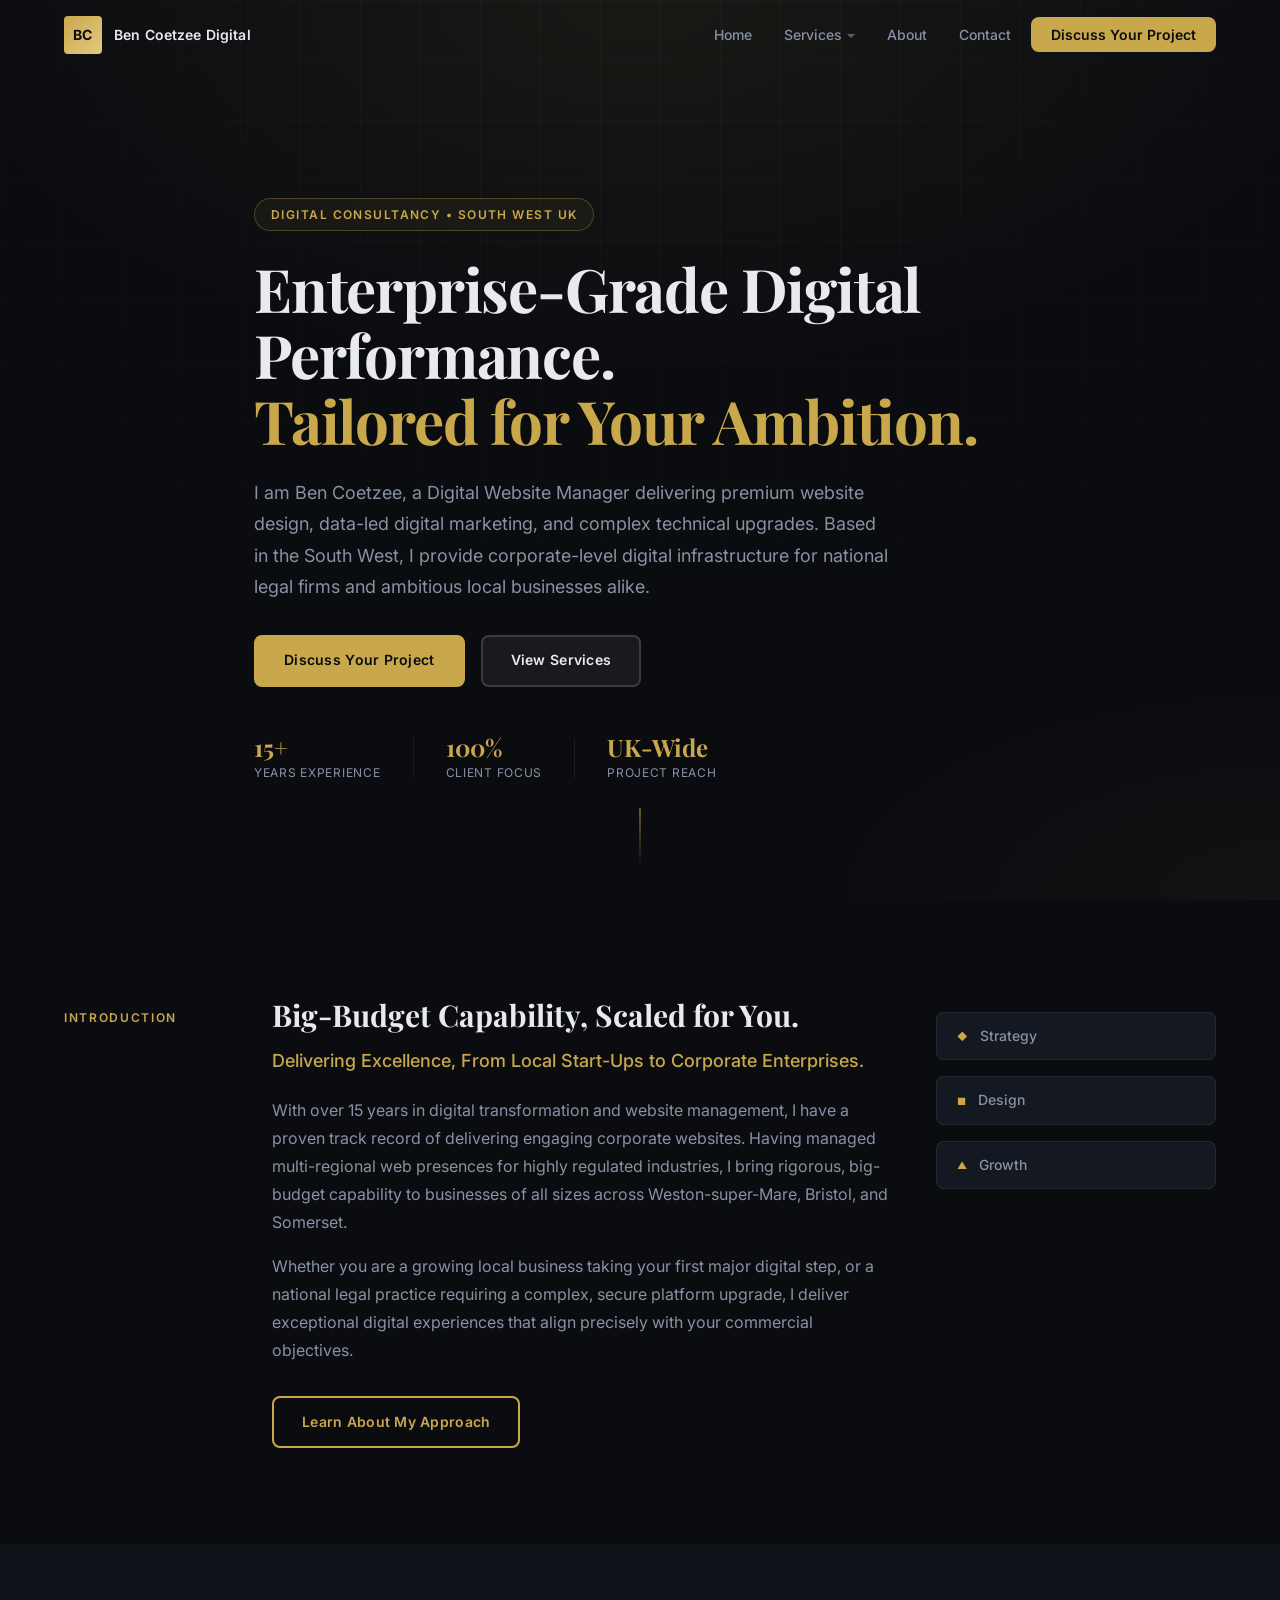
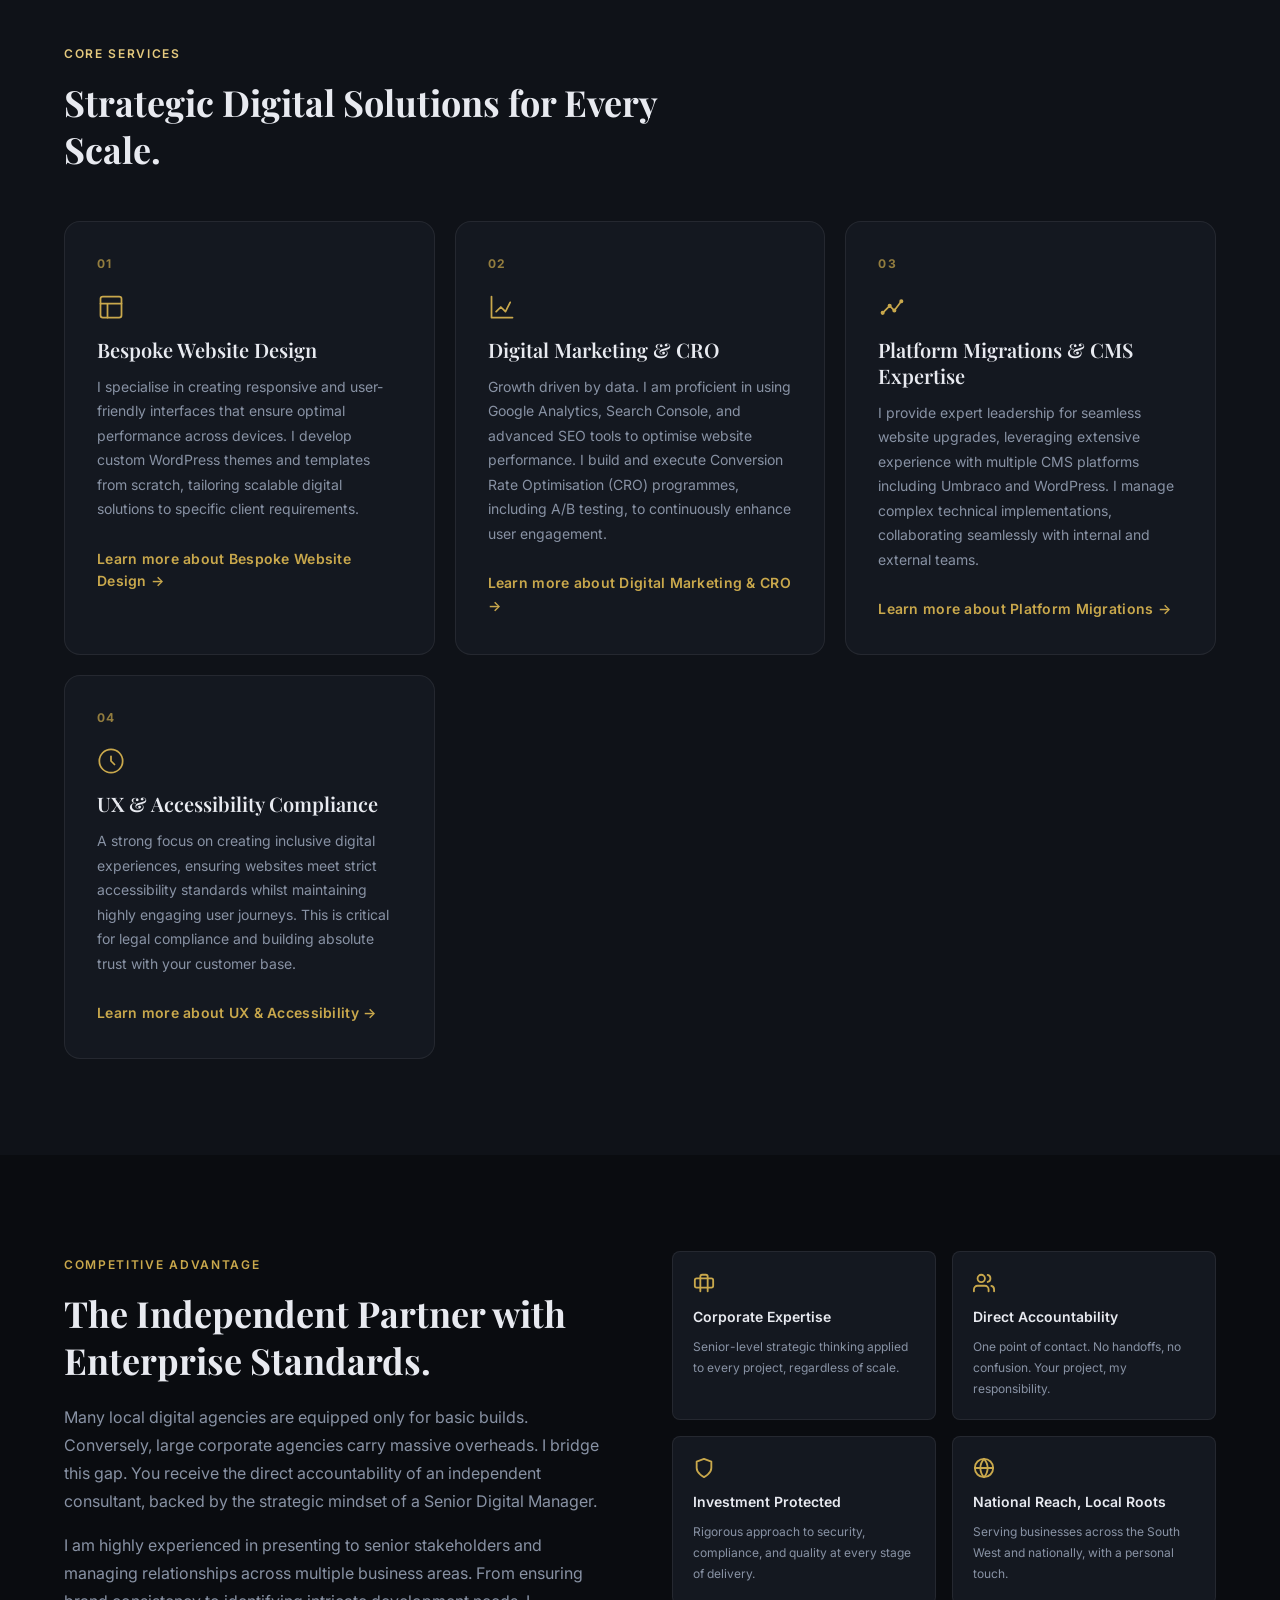
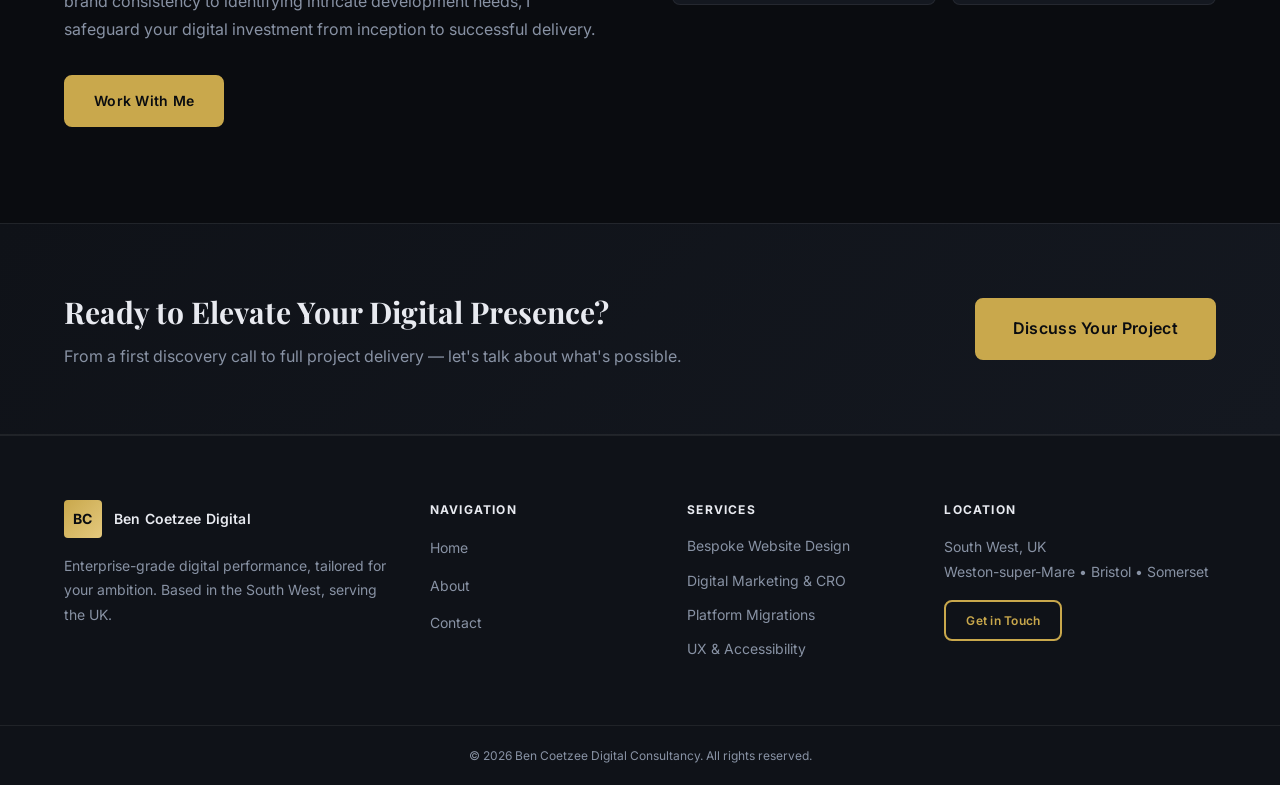
<file: index.html>
<!DOCTYPE html>
<html lang="en">
<head>
  <meta charset="UTF-8" />
  <meta name="viewport" content="width=device-width, initial-scale=1.0" />
  <meta name="description" content="Ben Coetzee Digital Consultancy – Enterprise-grade website design, digital marketing, and technical upgrades for businesses across Weston-super-Mare, Bristol, and Somerset." />
  <title>Ben Coetzee Digital | Enterprise-Grade Digital Performance</title>
  <link rel="stylesheet" href="assets/css/style.css" />
  <link rel="preconnect" href="https://fonts.googleapis.com" />
  <link rel="preconnect" href="https://fonts.gstatic.com" crossorigin />
  <link href="https://fonts.googleapis.com/css2?family=Inter:wght@300;400;500;600;700&family=Playfair+Display:wght@400;600;700&display=swap" rel="stylesheet" />
</head>
<body>

  <!-- Navigation -->
  <header class="site-header" id="site-header">
    <nav class="nav container">
      <a href="index.html" class="nav__logo">
        <span class="logo-mark">BC</span>
        <span class="logo-text">Ben Coetzee Digital</span>
      </a>
      <button class="nav__toggle" id="nav-toggle" aria-label="Toggle navigation" aria-expanded="false">
        <span></span><span></span><span></span>
      </button>
      <ul class="nav__links" id="nav-links">
        <li><a href="index.html" class="nav__link active">Home</a></li>
        <li class="nav__item--dropdown">
          <a href="#services" class="nav__link" aria-haspopup="true" aria-expanded="false" id="services-toggle">Services</a>
          <ul class="nav__dropdown" aria-label="Services submenu">
            <li><a href="service-bespoke-design.html">Bespoke Website Design</a></li>
            <li><a href="service-digital-marketing.html">Digital Marketing &amp; CRO</a></li>
            <li><a href="service-platform-migrations.html">Platform Migrations</a></li>
            <li><a href="service-ux-accessibility.html">UX &amp; Accessibility</a></li>
            <li><a href="service-seo.html">SEO</a></li>
          </ul>
        </li>
        <li><a href="about.html" class="nav__link">About</a></li>
        <li><a href="contact.html" class="nav__link">Contact</a></li>
        <li><a href="contact.html" class="nav__link nav__cta">Discuss Your Project</a></li>
      </ul>
    </nav>
  </header>

  <main>
    <!-- Hero Section -->
    <section class="hero" id="hero">
      <div class="hero__bg">
        <div class="hero__grid"></div>
      </div>
      <div class="container hero__content">
        <div class="hero__badge">Digital Consultancy &bull; South West UK</div>
        <h1 class="hero__headline">
          Enterprise-Grade Digital Performance.<br />
          <span class="highlight">Tailored for Your Ambition.</span>
        </h1>
        <p class="hero__sub">
          I am Ben Coetzee, a Digital Website Manager delivering premium website design,
          data-led digital marketing, and complex technical upgrades. Based in the South West,
          I provide corporate-level digital infrastructure for national legal firms and
          ambitious local businesses alike.
        </p>
        <div class="hero__actions">
          <a href="contact.html" class="btn btn--primary">Discuss Your Project</a>
          <a href="#services" class="btn btn--ghost">View Services</a>
        </div>
        <div class="hero__stats">
          <div class="stat">
            <span class="stat__number">15+</span>
            <span class="stat__label">Years Experience</span>
          </div>
          <div class="stat__divider"></div>
          <div class="stat">
            <span class="stat__number">100%</span>
            <span class="stat__label">Client Focus</span>
          </div>
          <div class="stat__divider"></div>
          <div class="stat">
            <span class="stat__number">UK-Wide</span>
            <span class="stat__label">Project Reach</span>
          </div>
        </div>
      </div>
      <div class="hero__scroll" aria-hidden="true">
        <div class="scroll-indicator"></div>
      </div>
    </section>

    <!-- Introduction Section -->
    <section class="intro section" id="intro">
      <div class="container intro__grid">
        <div class="intro__label">
          <span class="section-label">Introduction</span>
        </div>
        <div class="intro__body">
          <h2 class="intro__heading">
            Big-Budget Capability, Scaled for You.
          </h2>
          <h3 class="intro__sub-heading">
            Delivering Excellence, From Local Start-Ups to Corporate Enterprises.
          </h3>
          <p>
            With over 15 years in digital transformation and website management, I have a proven
            track record of delivering engaging corporate websites. Having managed multi-regional
            web presences for highly regulated industries, I bring rigorous, big-budget capability
            to businesses of all sizes across Weston-super-Mare, Bristol, and Somerset.
          </p>
          <p>
            Whether you are a growing local business taking your first major digital step, or a
            national legal practice requiring a complex, secure platform upgrade, I deliver
            exceptional digital experiences that align precisely with your commercial objectives.
          </p>
          <a href="about.html" class="btn btn--outline">Learn About My Approach</a>
        </div>
        <div class="intro__visual" aria-hidden="true">
          <div class="intro__card intro__card--1">
            <div class="card-icon">&#9670;</div>
            <span>Strategy</span>
          </div>
          <div class="intro__card intro__card--2">
            <div class="card-icon">&#9632;</div>
            <span>Design</span>
          </div>
          <div class="intro__card intro__card--3">
            <div class="card-icon">&#9650;</div>
            <span>Growth</span>
          </div>
          <div class="intro__connector"></div>
        </div>
      </div>
    </section>

    <!-- Core Services Section -->
    <section class="services section section--dark" id="services">
      <div class="container">
        <div class="section-header">
          <span class="section-label section-label--light">Core Services</span>
          <h2 class="section-title section-title--light">
            Strategic Digital Solutions for Every Scale.
          </h2>
        </div>
        <div class="services__grid">

          <article class="service-card">
            <div class="service-card__number">01</div>
            <div class="service-card__icon">
              <svg width="28" height="28" viewBox="0 0 24 24" fill="none" stroke="currentColor" stroke-width="1.5" stroke-linecap="round" stroke-linejoin="round" aria-hidden="true"><rect x="3" y="3" width="18" height="18" rx="2"/><path d="M3 9h18M9 21V9"/></svg>
            </div>
            <h3 class="service-card__title">Bespoke Website Design</h3>
            <p class="service-card__body">
              I specialise in creating responsive and user-friendly interfaces that ensure optimal
              performance across devices. I develop custom WordPress themes and templates from
              scratch, tailoring scalable digital solutions to specific client requirements.
            </p>
            <a href="service-bespoke-design.html" class="service-card__link">Learn more about Bespoke Website Design &rarr;</a>
          </article>

          <article class="service-card">
            <div class="service-card__number">02</div>
            <div class="service-card__icon">
              <svg width="28" height="28" viewBox="0 0 24 24" fill="none" stroke="currentColor" stroke-width="1.5" stroke-linecap="round" stroke-linejoin="round" aria-hidden="true"><path d="M3 3v18h18"/><path d="M7 16l4-4 4 4 4-8"/></svg>
            </div>
            <h3 class="service-card__title">Digital Marketing &amp; CRO</h3>
            <p class="service-card__body">
              Growth driven by data. I am proficient in using Google Analytics, Search Console,
              and advanced SEO tools to optimise website performance. I build and execute
              Conversion Rate Optimisation (CRO) programmes, including A/B testing, to
              continuously enhance user engagement.
            </p>
            <a href="service-digital-marketing.html" class="service-card__link">Learn more about Digital Marketing &amp; CRO &rarr;</a>
          </article>

          <article class="service-card">
            <div class="service-card__number">03</div>
            <div class="service-card__icon">
              <svg width="28" height="28" viewBox="0 0 24 24" fill="none" stroke="currentColor" stroke-width="1.5" stroke-linecap="round" stroke-linejoin="round" aria-hidden="true"><path d="M4 17l6-6 4 4 6-8"/><circle cx="4" cy="17" r="1"/><circle cx="10" cy="11" r="1"/><circle cx="14" cy="15" r="1"/><circle cx="20" cy="7" r="1"/></svg>
            </div>
            <h3 class="service-card__title">Platform Migrations &amp; CMS Expertise</h3>
            <p class="service-card__body">
              I provide expert leadership for seamless website upgrades, leveraging extensive
              experience with multiple CMS platforms including Umbraco and WordPress. I manage
              complex technical implementations, collaborating seamlessly with internal and
              external teams.
            </p>
            <a href="service-platform-migrations.html" class="service-card__link">Learn more about Platform Migrations &rarr;</a>
          </article>

          <article class="service-card">
            <div class="service-card__number">04</div>
            <div class="service-card__icon">
              <svg width="28" height="28" viewBox="0 0 24 24" fill="none" stroke="currentColor" stroke-width="1.5" stroke-linecap="round" stroke-linejoin="round" aria-hidden="true"><circle cx="12" cy="12" r="10"/><path d="M12 8v4l3 3"/></svg>
            </div>
            <h3 class="service-card__title">UX &amp; Accessibility Compliance</h3>
            <p class="service-card__body">
              A strong focus on creating inclusive digital experiences, ensuring websites meet
              strict accessibility standards whilst maintaining highly engaging user journeys.
              This is critical for legal compliance and building absolute trust with your
              customer base.
            </p>
            <a href="service-ux-accessibility.html" class="service-card__link">Learn more about UX &amp; Accessibility &rarr;</a>
          </article>

        </div>
      </div>
    </section>

    <!-- Why Choose Me Section -->
    <section class="why section" id="why">
      <div class="container why__inner">
        <div class="why__content">
          <span class="section-label">Competitive Advantage</span>
          <h2 class="section-title">
            The Independent Partner with Enterprise Standards.
          </h2>
          <p>
            Many local digital agencies are equipped only for basic builds. Conversely, large
            corporate agencies carry massive overheads. I bridge this gap. You receive the direct
            accountability of an independent consultant, backed by the strategic mindset of a
            Senior Digital Manager.
          </p>
          <p>
            I am highly experienced in presenting to senior stakeholders and managing
            relationships across multiple business areas. From ensuring brand consistency to
            identifying intricate development needs, I safeguard your digital investment from
            inception to successful delivery.
          </p>
          <a href="contact.html" class="btn btn--primary">Work With Me</a>
        </div>
        <div class="why__pillars">
          <div class="pillar">
            <div class="pillar__icon">
              <svg width="22" height="22" viewBox="0 0 24 24" fill="none" stroke="currentColor" stroke-width="2" stroke-linecap="round" stroke-linejoin="round" aria-hidden="true"><path d="M20 7H4a2 2 0 0 0-2 2v6a2 2 0 0 0 2 2h16a2 2 0 0 0 2-2V9a2 2 0 0 0-2-2z"/><path d="M16 21V5a2 2 0 0 0-2-2h-4a2 2 0 0 0-2 2v16"/></svg>
            </div>
            <h3>Corporate Expertise</h3>
            <p>Senior-level strategic thinking applied to every project, regardless of scale.</p>
          </div>
          <div class="pillar">
            <div class="pillar__icon">
              <svg width="22" height="22" viewBox="0 0 24 24" fill="none" stroke="currentColor" stroke-width="2" stroke-linecap="round" stroke-linejoin="round" aria-hidden="true"><path d="M17 21v-2a4 4 0 0 0-4-4H5a4 4 0 0 0-4 4v2"/><circle cx="9" cy="7" r="4"/><path d="M23 21v-2a4 4 0 0 0-3-3.87"/><path d="M16 3.13a4 4 0 0 1 0 7.75"/></svg>
            </div>
            <h3>Direct Accountability</h3>
            <p>One point of contact. No handoffs, no confusion. Your project, my responsibility.</p>
          </div>
          <div class="pillar">
            <div class="pillar__icon">
              <svg width="22" height="22" viewBox="0 0 24 24" fill="none" stroke="currentColor" stroke-width="2" stroke-linecap="round" stroke-linejoin="round" aria-hidden="true"><path d="M12 22s8-4 8-10V5l-8-3-8 3v7c0 6 8 10 8 10z"/></svg>
            </div>
            <h3>Investment Protected</h3>
            <p>Rigorous approach to security, compliance, and quality at every stage of delivery.</p>
          </div>
          <div class="pillar">
            <div class="pillar__icon">
              <svg width="22" height="22" viewBox="0 0 24 24" fill="none" stroke="currentColor" stroke-width="2" stroke-linecap="round" stroke-linejoin="round" aria-hidden="true"><circle cx="12" cy="12" r="10"/><line x1="2" y1="12" x2="22" y2="12"/><path d="M12 2a15.3 15.3 0 0 1 4 10 15.3 15.3 0 0 1-4 10 15.3 15.3 0 0 1-4-10 15.3 15.3 0 0 1 4-10z"/></svg>
            </div>
            <h3>National Reach, Local Roots</h3>
            <p>Serving businesses across the South West and nationally, with a personal touch.</p>
          </div>
        </div>
      </div>
    </section>

    <!-- CTA Banner -->
    <section class="cta-banner section--dark" aria-label="Call to action">
      <div class="container cta-banner__inner">
        <div class="cta-banner__text">
          <h2>Ready to Elevate Your Digital Presence?</h2>
          <p>From a first discovery call to full project delivery — let's talk about what's possible.</p>
        </div>
        <a href="contact.html" class="btn btn--primary btn--lg">Discuss Your Project</a>
      </div>
    </section>
  </main>

  <!-- Footer -->
  <footer class="site-footer">
    <div class="container footer__inner">
      <div class="footer__brand">
        <a href="index.html" class="nav__logo">
          <span class="logo-mark">BC</span>
          <span class="logo-text">Ben Coetzee Digital</span>
        </a>
        <p>Enterprise-grade digital performance, tailored for your ambition. Based in the South West, serving the UK.</p>
      </div>
      <nav class="footer__nav" aria-label="Footer navigation">
        <h3>Navigation</h3>
        <ul>
          <li><a href="index.html">Home</a></li>
          <li><a href="about.html">About</a></li>
          <li><a href="contact.html">Contact</a></li>
        </ul>
      </nav>
      <div class="footer__services">
        <h3>Services</h3>
        <ul>
          <li><a href="service-bespoke-design.html">Bespoke Website Design</a></li>
          <li><a href="service-digital-marketing.html">Digital Marketing &amp; CRO</a></li>
          <li><a href="service-platform-migrations.html">Platform Migrations</a></li>
          <li><a href="service-ux-accessibility.html">UX &amp; Accessibility</a></li>
        </ul>
      </div>
      <div class="footer__contact">
        <h3>Location</h3>
        <p>South West, UK<br />Weston-super-Mare &bull; Bristol &bull; Somerset</p>
        <a href="contact.html" class="btn btn--outline btn--sm">Get in Touch</a>
      </div>
    </div>
    <div class="footer__bottom">
      <div class="container">
        <p>&copy; <span id="year"></span> Ben Coetzee Digital Consultancy. All rights reserved.</p>
      </div>
    </div>
  </footer>

  <script src="assets/js/main.js"></script>
</body>
</html>
</file>
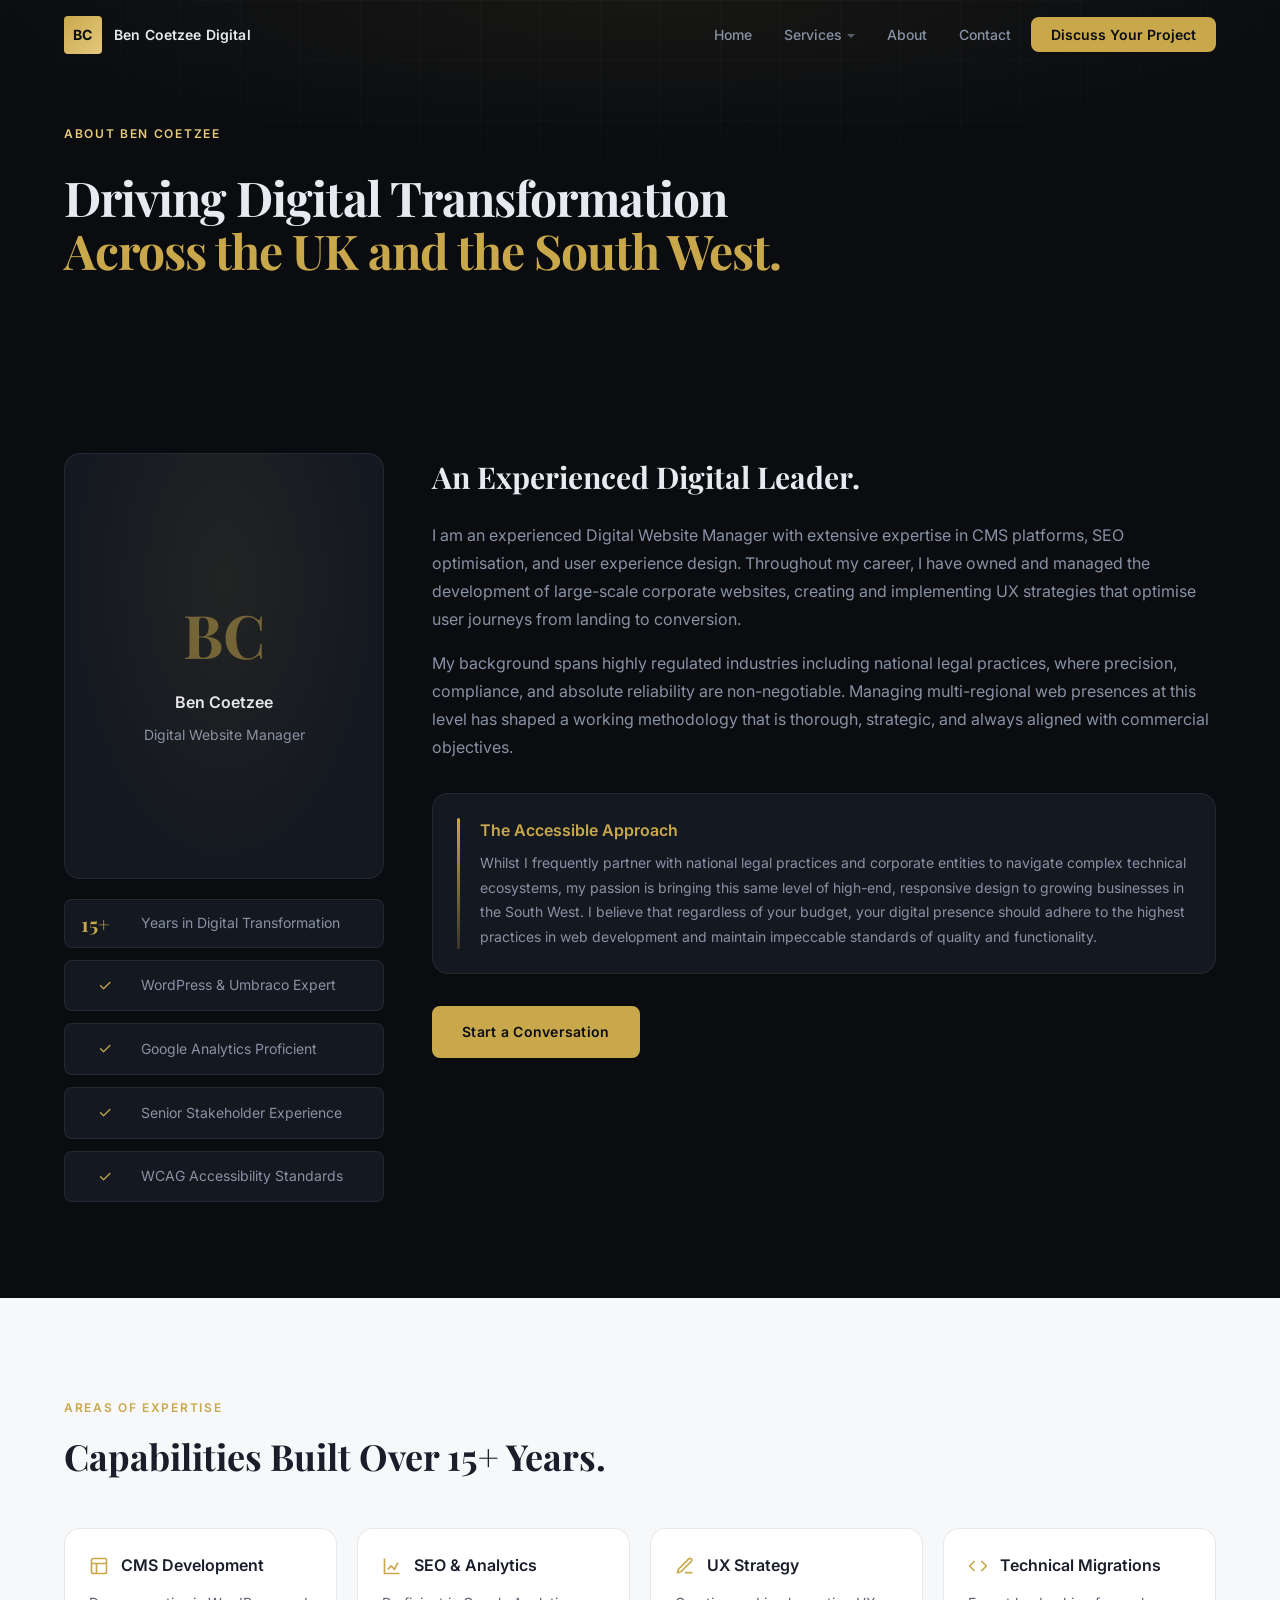
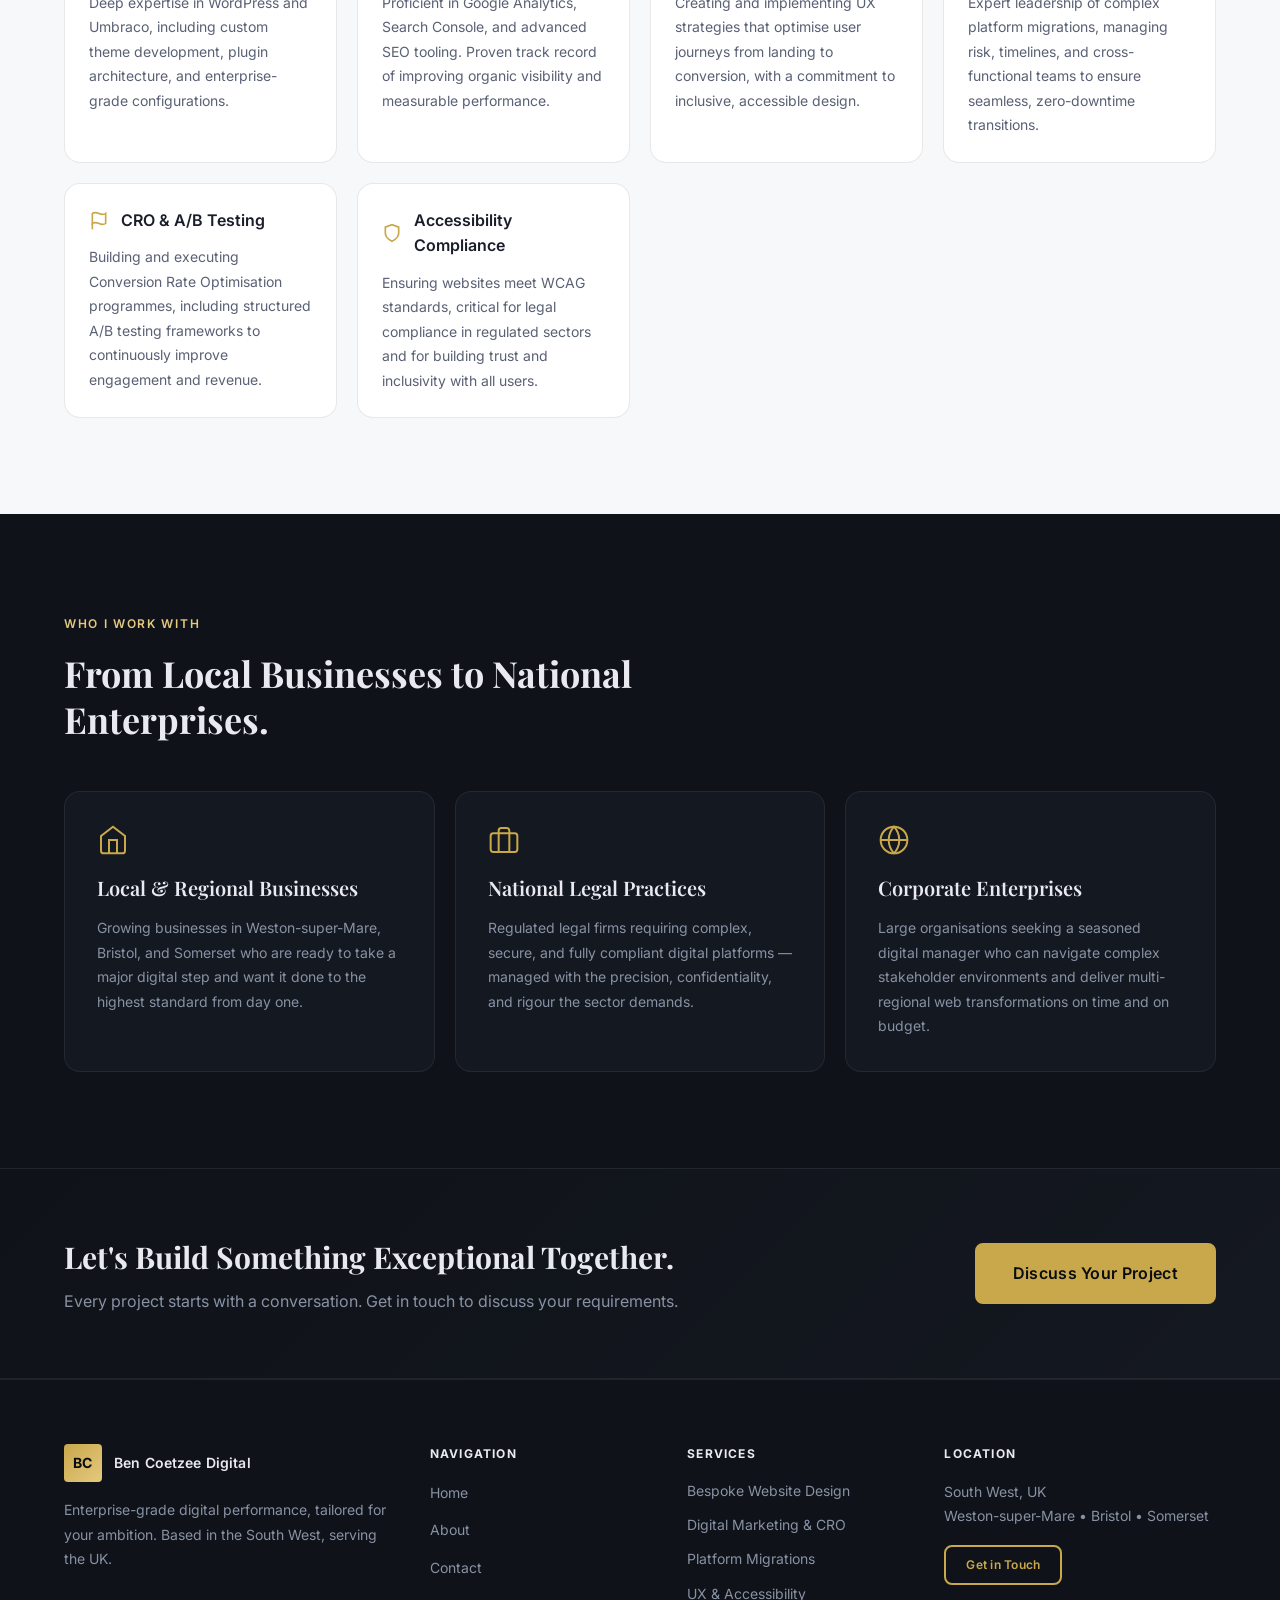
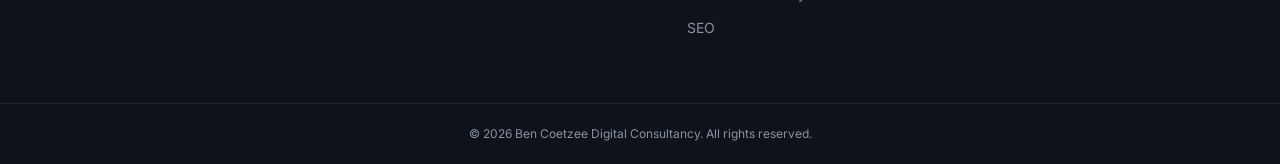
<file: about.html>
<!DOCTYPE html>
<html lang="en">
<head>
  <meta charset="UTF-8" />
  <meta name="viewport" content="width=device-width, initial-scale=1.0" />
  <meta name="description" content="About Ben Coetzee – experienced Digital Website Manager with over 15 years in digital transformation, CMS platforms, SEO, and UX design across the UK." />
  <title>About Ben Coetzee | Digital Consultancy &amp; Expertise</title>
  <link rel="stylesheet" href="assets/css/style.css" />
  <link rel="preconnect" href="https://fonts.googleapis.com" />
  <link rel="preconnect" href="https://fonts.gstatic.com" crossorigin />
  <link href="https://fonts.googleapis.com/css2?family=Inter:wght@300;400;500;600;700&family=Playfair+Display:wght@400;600;700&display=swap" rel="stylesheet" />
</head>
<body>

  <!-- Navigation -->
  <header class="site-header" id="site-header">
    <nav class="nav container">
      <a href="index.html" class="nav__logo">
        <span class="logo-mark">BC</span>
        <span class="logo-text">Ben Coetzee Digital</span>
      </a>
      <button class="nav__toggle" id="nav-toggle" aria-label="Toggle navigation" aria-expanded="false">
        <span></span><span></span><span></span>
      </button>
      <ul class="nav__links" id="nav-links">
        <li><a href="index.html" class="nav__link">Home</a></li>
        <li class="nav__item--dropdown">
          <a href="index.html#services" class="nav__link" aria-haspopup="true" aria-expanded="false" id="services-toggle">Services</a>
          <ul class="nav__dropdown" aria-label="Services submenu">
            <li><a href="service-bespoke-design.html">Bespoke Website Design</a></li>
            <li><a href="service-digital-marketing.html">Digital Marketing &amp; CRO</a></li>
            <li><a href="service-platform-migrations.html">Platform Migrations</a></li>
            <li><a href="service-ux-accessibility.html">UX &amp; Accessibility</a></li>
            <li><a href="service-seo.html">SEO</a></li>
          </ul>
        </li>
        <li><a href="about.html" class="nav__link active">About</a></li>
        <li><a href="contact.html" class="nav__link">Contact</a></li>
        <li><a href="contact.html" class="nav__link nav__cta">Discuss Your Project</a></li>
      </ul>
    </nav>
  </header>

  <main>
    <!-- Page Hero -->
    <section class="page-hero">
      <div class="page-hero__bg">
        <div class="hero__grid"></div>
      </div>
      <div class="container page-hero__content">
        <span class="section-label section-label--light">About Ben Coetzee</span>
        <h1 class="page-hero__title">
          Driving Digital Transformation<br />
          <span class="highlight">Across the UK and the South West.</span>
        </h1>
      </div>
    </section>

    <!-- About Main -->
    <section class="about section" id="about">
      <div class="container about__grid">
        <div class="about__portrait" aria-hidden="true">
          <div class="portrait-placeholder">
            <div class="portrait-initials">BC</div>
            <div class="portrait-label">Ben Coetzee</div>
            <div class="portrait-sub">Digital Website Manager</div>
          </div>
          <div class="about__credentials">
            <div class="credential">
              <span class="credential__number">15+</span>
              <span class="credential__label">Years in Digital Transformation</span>
            </div>
            <div class="credential">
              <span class="credential__icon">&#10003;</span>
              <span class="credential__label">WordPress &amp; Umbraco Expert</span>
            </div>
            <div class="credential">
              <span class="credential__icon">&#10003;</span>
              <span class="credential__label">Google Analytics Proficient</span>
            </div>
            <div class="credential">
              <span class="credential__icon">&#10003;</span>
              <span class="credential__label">Senior Stakeholder Experience</span>
            </div>
            <div class="credential">
              <span class="credential__icon">&#10003;</span>
              <span class="credential__label">WCAG Accessibility Standards</span>
            </div>
          </div>
        </div>

        <div class="about__body">
          <h2 class="about__heading">An Experienced Digital Leader.</h2>
          <p>
            I am an experienced Digital Website Manager with extensive expertise in CMS platforms,
            SEO optimisation, and user experience design. Throughout my career, I have owned and
            managed the development of large-scale corporate websites, creating and implementing
            UX strategies that optimise user journeys from landing to conversion.
          </p>
          <p>
            My background spans highly regulated industries including national legal practices,
            where precision, compliance, and absolute reliability are non-negotiable. Managing
            multi-regional web presences at this level has shaped a working methodology that is
            thorough, strategic, and always aligned with commercial objectives.
          </p>

          <div class="about__accessible">
            <div class="accessible__marker"></div>
            <div class="accessible__content">
              <h3>The Accessible Approach</h3>
              <p>
                Whilst I frequently partner with national legal practices and corporate entities
                to navigate complex technical ecosystems, my passion is bringing this same level
                of high-end, responsive design to growing businesses in the South West. I believe
                that regardless of your budget, your digital presence should adhere to the highest
                practices in web development and maintain impeccable standards of quality and
                functionality.
              </p>
            </div>
          </div>

          <a href="contact.html" class="btn btn--primary">Start a Conversation</a>
        </div>
      </div>
    </section>

    <!-- Expertise Grid -->
    <section class="expertise section section--light" id="expertise">
      <div class="container">
        <div class="section-header">
          <span class="section-label">Areas of Expertise</span>
          <h2 class="section-title">Capabilities Built Over 15+ Years.</h2>
        </div>
        <div class="expertise__grid">
          <div class="expertise-item">
            <div class="expertise-item__header">
              <svg width="20" height="20" viewBox="0 0 24 24" fill="none" stroke="currentColor" stroke-width="2" aria-hidden="true"><rect x="3" y="3" width="18" height="18" rx="2"/><path d="M3 9h18M9 21V9"/></svg>
              <h3>CMS Development</h3>
            </div>
            <p>Deep expertise in WordPress and Umbraco, including custom theme development, plugin architecture, and enterprise-grade configurations.</p>
          </div>
          <div class="expertise-item">
            <div class="expertise-item__header">
              <svg width="20" height="20" viewBox="0 0 24 24" fill="none" stroke="currentColor" stroke-width="2" aria-hidden="true"><path d="M3 3v18h18"/><path d="M7 16l4-4 4 4 4-8"/></svg>
              <h3>SEO &amp; Analytics</h3>
            </div>
            <p>Proficient in Google Analytics, Search Console, and advanced SEO tooling. Proven track record of improving organic visibility and measurable performance.</p>
          </div>
          <div class="expertise-item">
            <div class="expertise-item__header">
              <svg width="20" height="20" viewBox="0 0 24 24" fill="none" stroke="currentColor" stroke-width="2" aria-hidden="true"><path d="M12 20h9"/><path d="M16.5 3.5a2.121 2.121 0 0 1 3 3L7 19l-4 1 1-4L16.5 3.5z"/></svg>
              <h3>UX Strategy</h3>
            </div>
            <p>Creating and implementing UX strategies that optimise user journeys from landing to conversion, with a commitment to inclusive, accessible design.</p>
          </div>
          <div class="expertise-item">
            <div class="expertise-item__header">
              <svg width="20" height="20" viewBox="0 0 24 24" fill="none" stroke="currentColor" stroke-width="2" aria-hidden="true"><polyline points="16 18 22 12 16 6"/><polyline points="8 6 2 12 8 18"/></svg>
              <h3>Technical Migrations</h3>
            </div>
            <p>Expert leadership of complex platform migrations, managing risk, timelines, and cross-functional teams to ensure seamless, zero-downtime transitions.</p>
          </div>
          <div class="expertise-item">
            <div class="expertise-item__header">
              <svg width="20" height="20" viewBox="0 0 24 24" fill="none" stroke="currentColor" stroke-width="2" aria-hidden="true"><path d="M4 15s1-1 4-1 5 2 8 2 4-1 4-1V3s-1 1-4 1-5-2-8-2-4 1-4 1z"/><line x1="4" y1="22" x2="4" y2="15"/></svg>
              <h3>CRO &amp; A/B Testing</h3>
            </div>
            <p>Building and executing Conversion Rate Optimisation programmes, including structured A/B testing frameworks to continuously improve engagement and revenue.</p>
          </div>
          <div class="expertise-item">
            <div class="expertise-item__header">
              <svg width="20" height="20" viewBox="0 0 24 24" fill="none" stroke="currentColor" stroke-width="2" aria-hidden="true"><path d="M12 22s8-4 8-10V5l-8-3-8 3v7c0 6 8 10 8 10z"/></svg>
              <h3>Accessibility Compliance</h3>
            </div>
            <p>Ensuring websites meet WCAG standards, critical for legal compliance in regulated sectors and for building trust and inclusivity with all users.</p>
          </div>
        </div>
      </div>
    </section>

    <!-- Who I Work With -->
    <section class="clients section section--dark" id="clients">
      <div class="container">
        <div class="section-header">
          <span class="section-label section-label--light">Who I Work With</span>
          <h2 class="section-title section-title--light">From Local Businesses to National Enterprises.</h2>
        </div>
        <div class="clients__grid">
          <div class="client-type">
            <div class="client-type__icon">
              <svg width="32" height="32" viewBox="0 0 24 24" fill="none" stroke="currentColor" stroke-width="1.5" aria-hidden="true"><path d="M3 9l9-7 9 7v11a2 2 0 0 1-2 2H5a2 2 0 0 1-2-2z"/><polyline points="9 22 9 12 15 12 15 22"/></svg>
            </div>
            <h3>Local &amp; Regional Businesses</h3>
            <p>Growing businesses in Weston-super-Mare, Bristol, and Somerset who are ready to take a major digital step and want it done to the highest standard from day one.</p>
          </div>
          <div class="client-type">
            <div class="client-type__icon">
              <svg width="32" height="32" viewBox="0 0 24 24" fill="none" stroke="currentColor" stroke-width="1.5" aria-hidden="true"><rect x="2" y="7" width="20" height="14" rx="2"/><path d="M16 21V5a2 2 0 0 0-2-2h-4a2 2 0 0 0-2 2v16"/></svg>
            </div>
            <h3>National Legal Practices</h3>
            <p>Regulated legal firms requiring complex, secure, and fully compliant digital platforms — managed with the precision, confidentiality, and rigour the sector demands.</p>
          </div>
          <div class="client-type">
            <div class="client-type__icon">
              <svg width="32" height="32" viewBox="0 0 24 24" fill="none" stroke="currentColor" stroke-width="1.5" aria-hidden="true"><circle cx="12" cy="12" r="10"/><line x1="2" y1="12" x2="22" y2="12"/><path d="M12 2a15.3 15.3 0 0 1 4 10 15.3 15.3 0 0 1-4 10 15.3 15.3 0 0 1-4-10 15.3 15.3 0 0 1 4-10z"/></svg>
            </div>
            <h3>Corporate Enterprises</h3>
            <p>Large organisations seeking a seasoned digital manager who can navigate complex stakeholder environments and deliver multi-regional web transformations on time and on budget.</p>
          </div>
        </div>
      </div>
    </section>

    <!-- CTA Banner -->
    <section class="cta-banner" aria-label="Call to action">
      <div class="container cta-banner__inner">
        <div class="cta-banner__text">
          <h2>Let's Build Something Exceptional Together.</h2>
          <p>Every project starts with a conversation. Get in touch to discuss your requirements.</p>
        </div>
        <a href="contact.html" class="btn btn--primary btn--lg">Discuss Your Project</a>
      </div>
    </section>
  </main>

  <!-- Footer -->
  <footer class="site-footer">
    <div class="container footer__inner">
      <div class="footer__brand">
        <a href="index.html" class="nav__logo">
          <span class="logo-mark">BC</span>
          <span class="logo-text">Ben Coetzee Digital</span>
        </a>
        <p>Enterprise-grade digital performance, tailored for your ambition. Based in the South West, serving the UK.</p>
      </div>
      <nav class="footer__nav" aria-label="Footer navigation">
        <h3>Navigation</h3>
        <ul>
          <li><a href="index.html">Home</a></li>
          <li><a href="about.html">About</a></li>
          <li><a href="contact.html">Contact</a></li>
        </ul>
      </nav>
      <div class="footer__services">
        <h3>Services</h3>
        <ul>
          <li><a href="service-bespoke-design.html">Bespoke Website Design</a></li>
          <li><a href="service-digital-marketing.html">Digital Marketing &amp; CRO</a></li>
          <li><a href="service-platform-migrations.html">Platform Migrations</a></li>
          <li><a href="service-ux-accessibility.html">UX &amp; Accessibility</a></li>
          <li><a href="service-seo.html">SEO</a></li>
        </ul>
      </div>
      <div class="footer__contact">
        <h3>Location</h3>
        <p>South West, UK<br />Weston-super-Mare &bull; Bristol &bull; Somerset</p>
        <a href="contact.html" class="btn btn--outline btn--sm">Get in Touch</a>
      </div>
    </div>
    <div class="footer__bottom">
      <div class="container">
        <p>&copy; <span id="year"></span> Ben Coetzee Digital Consultancy. All rights reserved.</p>
      </div>
    </div>
  </footer>

  <script src="assets/js/main.js"></script>
</body>
</html>
</file>
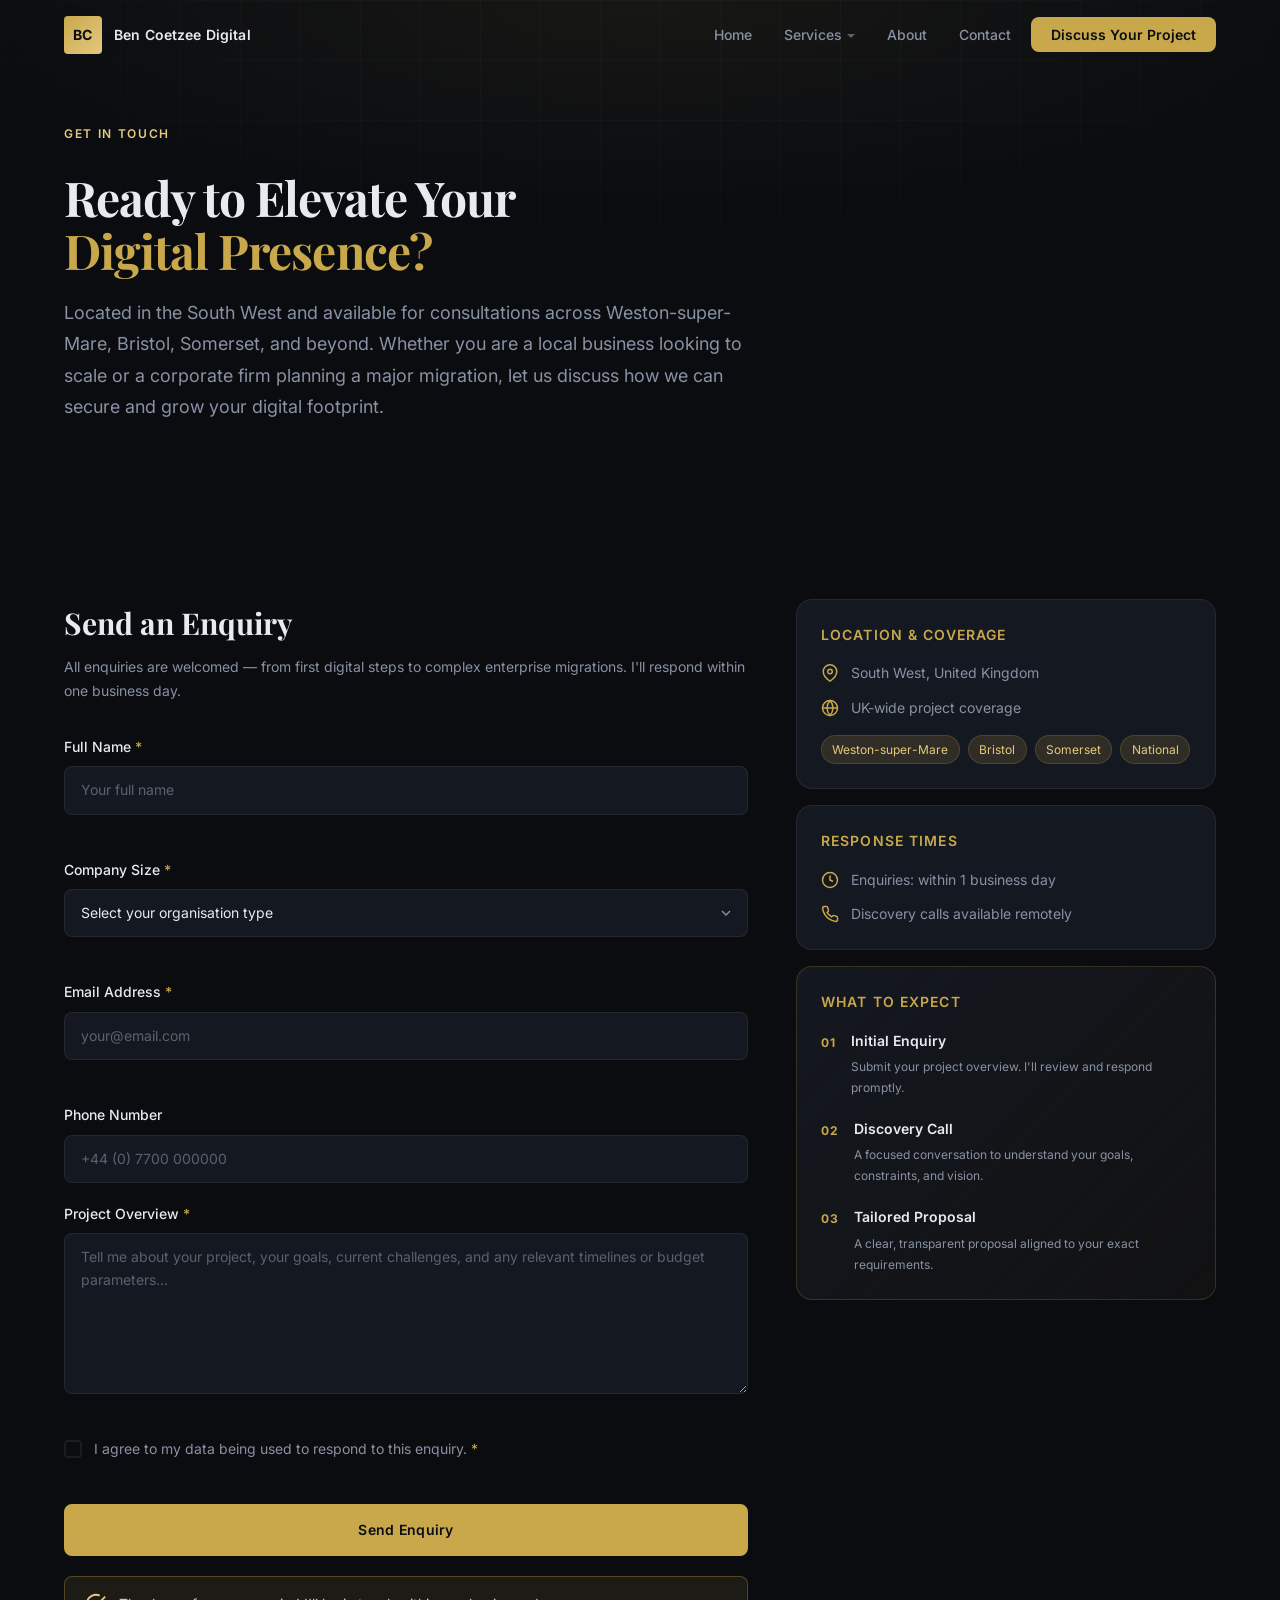
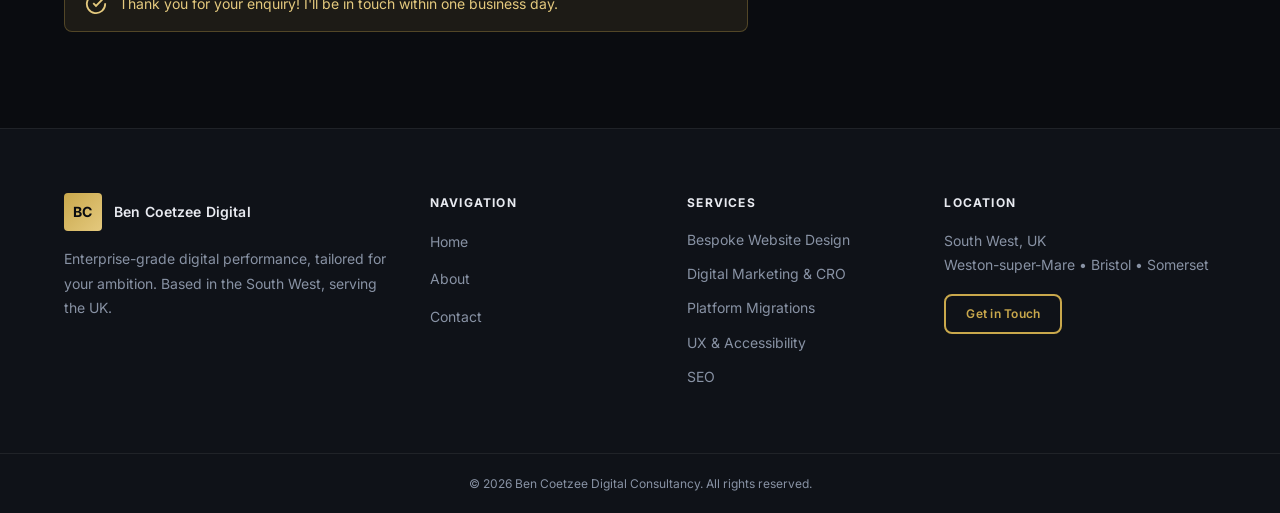
<file: contact.html>
<!DOCTYPE html>
<html lang="en">
<head>
  <meta charset="UTF-8" />
  <meta name="viewport" content="width=device-width, initial-scale=1.0" />
  <meta name="description" content="Contact Ben Coetzee Digital Consultancy – based in the South West, available across Weston-super-Mare, Bristol, Somerset, and beyond for digital projects of any scale." />
  <title>Contact Ben Coetzee | Start Your Digital Project</title>
  <link rel="stylesheet" href="assets/css/style.css" />
  <link rel="preconnect" href="https://fonts.googleapis.com" />
  <link rel="preconnect" href="https://fonts.gstatic.com" crossorigin />
  <link href="https://fonts.googleapis.com/css2?family=Inter:wght@300;400;500;600;700&family=Playfair+Display:wght@400;600;700&display=swap" rel="stylesheet" />
</head>
<body>

  <!-- Navigation -->
  <header class="site-header" id="site-header">
    <nav class="nav container">
      <a href="index.html" class="nav__logo">
        <span class="logo-mark">BC</span>
        <span class="logo-text">Ben Coetzee Digital</span>
      </a>
      <button class="nav__toggle" id="nav-toggle" aria-label="Toggle navigation" aria-expanded="false">
        <span></span><span></span><span></span>
      </button>
      <ul class="nav__links" id="nav-links">
        <li><a href="index.html" class="nav__link">Home</a></li>
        <li class="nav__item--dropdown">
          <a href="index.html#services" class="nav__link" aria-haspopup="true" aria-expanded="false" id="services-toggle">Services</a>
          <ul class="nav__dropdown" aria-label="Services submenu">
            <li><a href="service-bespoke-design.html">Bespoke Website Design</a></li>
            <li><a href="service-digital-marketing.html">Digital Marketing &amp; CRO</a></li>
            <li><a href="service-platform-migrations.html">Platform Migrations</a></li>
            <li><a href="service-ux-accessibility.html">UX &amp; Accessibility</a></li>
            <li><a href="service-seo.html">SEO</a></li>
          </ul>
        </li>
        <li><a href="about.html" class="nav__link">About</a></li>
        <li><a href="contact.html" class="nav__link active">Contact</a></li>
        <li><a href="contact.html" class="nav__link nav__cta">Discuss Your Project</a></li>
      </ul>
    </nav>
  </header>

  <main>
    <!-- Page Hero -->
    <section class="page-hero">
      <div class="page-hero__bg">
        <div class="hero__grid"></div>
      </div>
      <div class="container page-hero__content">
        <span class="section-label section-label--light">Get in Touch</span>
        <h1 class="page-hero__title">
          Ready to Elevate Your<br />
          <span class="highlight">Digital Presence?</span>
        </h1>
        <p class="page-hero__sub">
          Located in the South West and available for consultations across Weston-super-Mare,
          Bristol, Somerset, and beyond. Whether you are a local business looking to scale or
          a corporate firm planning a major migration, let us discuss how we can secure and
          grow your digital footprint.
        </p>
      </div>
    </section>

    <!-- Contact Section -->
    <section class="contact section" id="contact">
      <div class="container contact__grid">

        <!-- Contact Form -->
        <div class="contact__form-wrap">
          <h2>Send an Enquiry</h2>
          <p class="contact__intro">All enquiries are welcomed — from first digital steps to complex enterprise migrations. I'll respond within one business day.</p>

          <form class="contact-form" id="contact-form" novalidate>
            <div class="form-group">
              <label for="name">Full Name <span class="required" aria-hidden="true">*</span></label>
              <input
                type="text"
                id="name"
                name="name"
                placeholder="Your full name"
                required
                autocomplete="name"
              />
              <span class="form-error" id="name-error" role="alert"></span>
            </div>

            <div class="form-group">
              <label for="company-size">Company Size <span class="required" aria-hidden="true">*</span></label>
              <div class="select-wrap">
                <select id="company-size" name="company_size" required>
                  <option value="" disabled selected>Select your organisation type</option>
                  <option value="local">Local Business (1–10 employees)</option>
                  <option value="sme">SME (11–50 employees)</option>
                  <option value="regional">Regional Business (51–250 employees)</option>
                  <option value="national">National Enterprise (250+ employees)</option>
                  <option value="legal">National Legal Practice</option>
                  <option value="other">Other / Not Sure</option>
                </select>
                <div class="select-arrow" aria-hidden="true">
                  <svg width="16" height="16" viewBox="0 0 24 24" fill="none" stroke="currentColor" stroke-width="2"><polyline points="6 9 12 15 18 9"/></svg>
                </div>
              </div>
              <span class="form-error" id="company-size-error" role="alert"></span>
            </div>

            <div class="form-group">
              <label for="email">Email Address <span class="required" aria-hidden="true">*</span></label>
              <input
                type="email"
                id="email"
                name="email"
                placeholder="your@email.com"
                required
                autocomplete="email"
              />
              <span class="form-error" id="email-error" role="alert"></span>
            </div>

            <div class="form-group">
              <label for="phone">Phone Number</label>
              <input
                type="tel"
                id="phone"
                name="phone"
                placeholder="+44 (0) 7700 000000"
                autocomplete="tel"
              />
            </div>

            <div class="form-group">
              <label for="project">Project Overview <span class="required" aria-hidden="true">*</span></label>
              <textarea
                id="project"
                name="project_overview"
                placeholder="Tell me about your project, your goals, current challenges, and any relevant timelines or budget parameters..."
                rows="6"
                required
              ></textarea>
              <span class="form-error" id="project-error" role="alert"></span>
            </div>

            <div class="form-group form-group--checkbox">
              <label class="checkbox-label">
                <input type="checkbox" name="consent" id="consent" required />
                <span class="checkbox-custom"></span>
                <span>I agree to my data being used to respond to this enquiry. <span class="required" aria-hidden="true">*</span></span>
              </label>
              <span class="form-error" id="consent-error" role="alert"></span>
            </div>

            <button type="submit" class="btn btn--primary btn--full" id="submit-btn">
              <span class="btn__label">Send Enquiry</span>
              <span class="btn__loading" hidden aria-live="polite">Sending&hellip;</span>
            </button>

            <div class="form-success" id="form-success" hidden role="alert" aria-live="assertive">
              <svg width="22" height="22" viewBox="0 0 24 24" fill="none" stroke="currentColor" stroke-width="2" aria-hidden="true"><path d="M22 11.08V12a10 10 0 1 1-5.93-9.14"/><polyline points="22 4 12 14.01 9 11.01"/></svg>
              <p>Thank you for your enquiry! I'll be in touch within one business day.</p>
            </div>
          </form>
        </div>

        <!-- Contact Info -->
        <div class="contact__info">
          <div class="info-card">
            <h3>Location &amp; Coverage</h3>
            <ul class="info-list">
              <li>
                <svg width="18" height="18" viewBox="0 0 24 24" fill="none" stroke="currentColor" stroke-width="2" aria-hidden="true"><path d="M21 10c0 7-9 13-9 13s-9-6-9-13a9 9 0 0 1 18 0z"/><circle cx="12" cy="10" r="3"/></svg>
                <span>South West, United Kingdom</span>
              </li>
              <li>
                <svg width="18" height="18" viewBox="0 0 24 24" fill="none" stroke="currentColor" stroke-width="2" aria-hidden="true"><circle cx="12" cy="12" r="10"/><line x1="2" y1="12" x2="22" y2="12"/><path d="M12 2a15.3 15.3 0 0 1 4 10 15.3 15.3 0 0 1-4 10 15.3 15.3 0 0 1-4-10 15.3 15.3 0 0 1 4-10z"/></svg>
                <span>UK-wide project coverage</span>
              </li>
            </ul>
            <div class="location-tags">
              <span class="location-tag">Weston-super-Mare</span>
              <span class="location-tag">Bristol</span>
              <span class="location-tag">Somerset</span>
              <span class="location-tag">National</span>
            </div>
          </div>

          <div class="info-card">
            <h3>Response Times</h3>
            <ul class="info-list">
              <li>
                <svg width="18" height="18" viewBox="0 0 24 24" fill="none" stroke="currentColor" stroke-width="2" aria-hidden="true"><circle cx="12" cy="12" r="10"/><polyline points="12 6 12 12 16 14"/></svg>
                <span>Enquiries: within 1 business day</span>
              </li>
              <li>
                <svg width="18" height="18" viewBox="0 0 24 24" fill="none" stroke="currentColor" stroke-width="2" aria-hidden="true"><path d="M22 16.92v3a2 2 0 0 1-2.18 2 19.79 19.79 0 0 1-8.63-3.07 19.5 19.5 0 0 1-6-6 19.79 19.79 0 0 1-3.07-8.67A2 2 0 0 1 4.11 2h3a2 2 0 0 1 2 1.72 12.84 12.84 0 0 0 .7 2.81 2 2 0 0 1-.45 2.11L8.09 9.91a16 16 0 0 0 6 6l1.27-1.27a2 2 0 0 1 2.11-.45 12.84 12.84 0 0 0 2.81.7A2 2 0 0 1 22 16.92z"/></svg>
                <span>Discovery calls available remotely</span>
              </li>
            </ul>
          </div>

          <div class="info-card info-card--accent">
            <h3>What to Expect</h3>
            <ol class="process-list">
              <li>
                <span class="process-num">01</span>
                <div>
                  <strong>Initial Enquiry</strong>
                  <p>Submit your project overview. I'll review and respond promptly.</p>
                </div>
              </li>
              <li>
                <span class="process-num">02</span>
                <div>
                  <strong>Discovery Call</strong>
                  <p>A focused conversation to understand your goals, constraints, and vision.</p>
                </div>
              </li>
              <li>
                <span class="process-num">03</span>
                <div>
                  <strong>Tailored Proposal</strong>
                  <p>A clear, transparent proposal aligned to your exact requirements.</p>
                </div>
              </li>
            </ol>
          </div>
        </div>

      </div>
    </section>
  </main>

  <!-- Footer -->
  <footer class="site-footer">
    <div class="container footer__inner">
      <div class="footer__brand">
        <a href="index.html" class="nav__logo">
          <span class="logo-mark">BC</span>
          <span class="logo-text">Ben Coetzee Digital</span>
        </a>
        <p>Enterprise-grade digital performance, tailored for your ambition. Based in the South West, serving the UK.</p>
      </div>
      <nav class="footer__nav" aria-label="Footer navigation">
        <h3>Navigation</h3>
        <ul>
          <li><a href="index.html">Home</a></li>
          <li><a href="about.html">About</a></li>
          <li><a href="contact.html">Contact</a></li>
        </ul>
      </nav>
      <div class="footer__services">
        <h3>Services</h3>
        <ul>
          <li><a href="service-bespoke-design.html">Bespoke Website Design</a></li>
          <li><a href="service-digital-marketing.html">Digital Marketing &amp; CRO</a></li>
          <li><a href="service-platform-migrations.html">Platform Migrations</a></li>
          <li><a href="service-ux-accessibility.html">UX &amp; Accessibility</a></li>
          <li><a href="service-seo.html">SEO</a></li>
        </ul>
      </div>
      <div class="footer__contact">
        <h3>Location</h3>
        <p>South West, UK<br />Weston-super-Mare &bull; Bristol &bull; Somerset</p>
        <a href="contact.html" class="btn btn--outline btn--sm">Get in Touch</a>
      </div>
    </div>
    <div class="footer__bottom">
      <div class="container">
        <p>&copy; <span id="year"></span> Ben Coetzee Digital Consultancy. All rights reserved.</p>
      </div>
    </div>
  </footer>

  <script src="assets/js/main.js"></script>
</body>
</html>
</file>
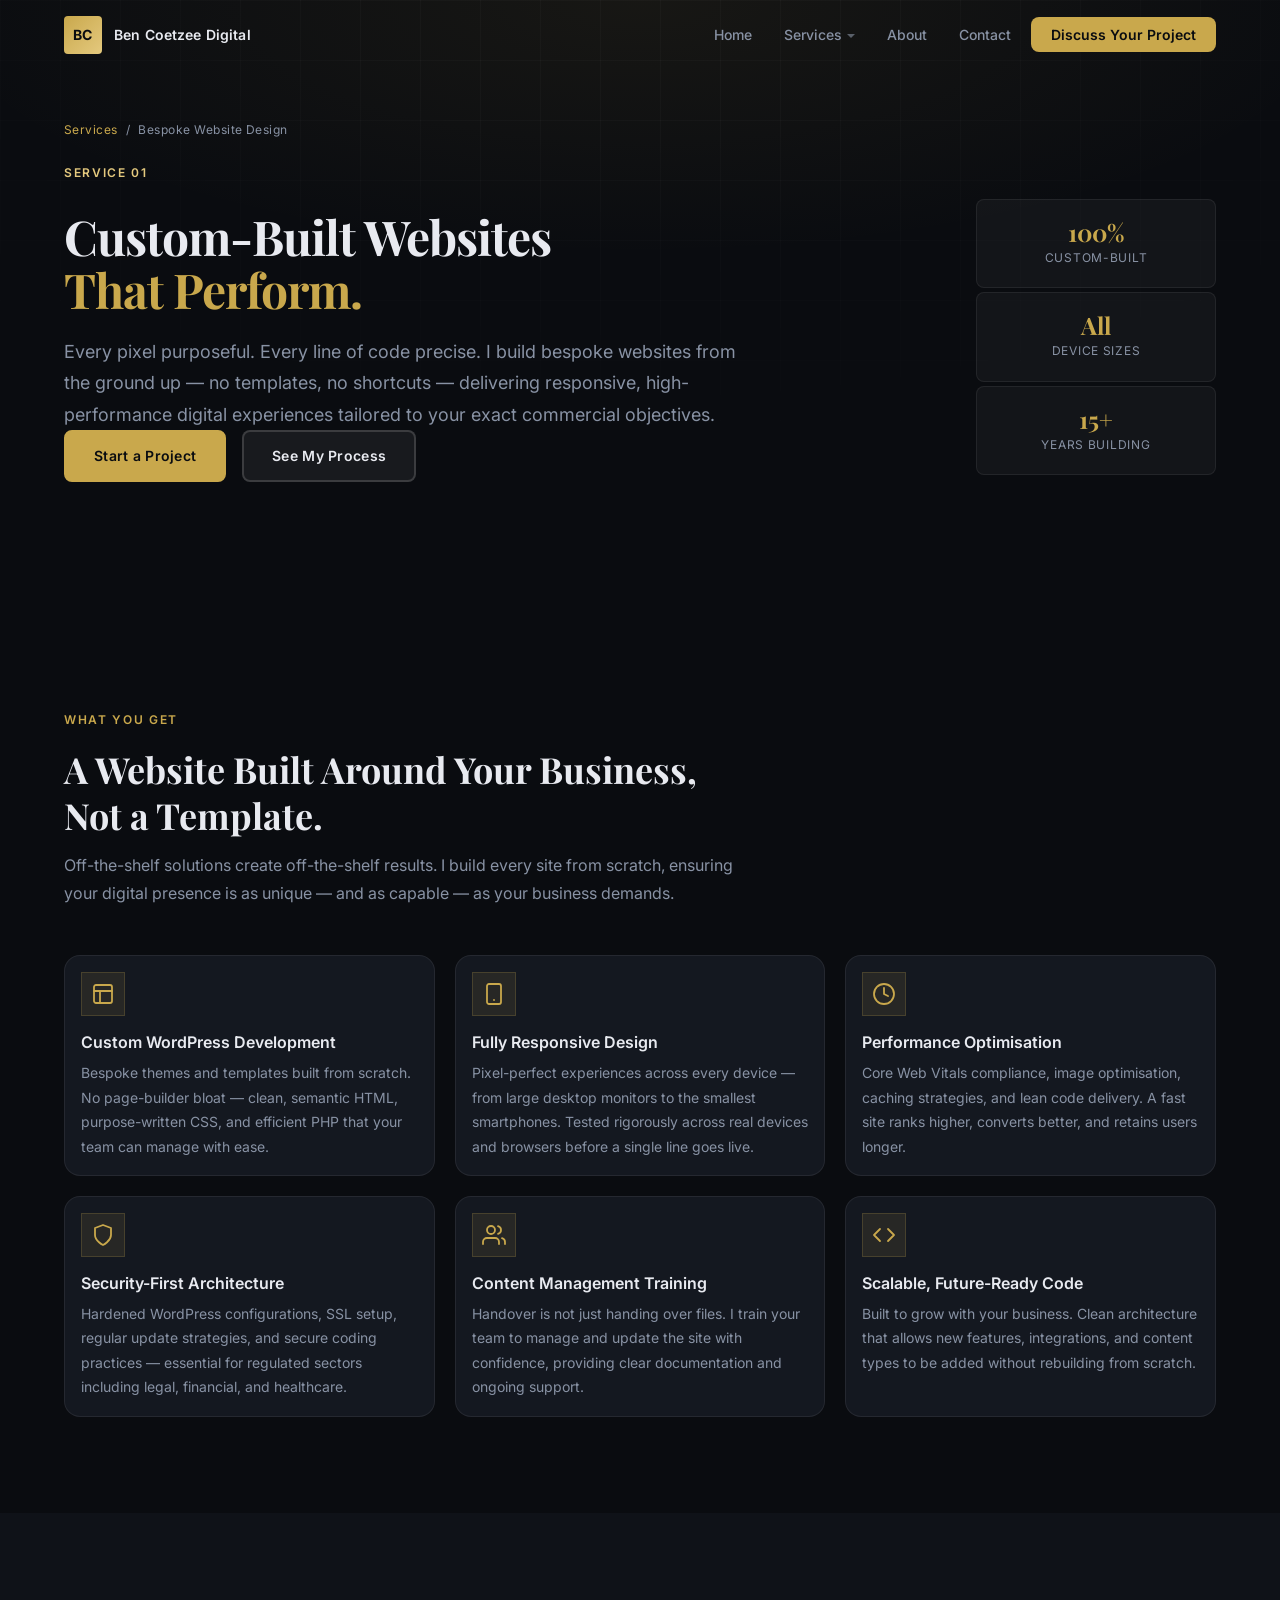
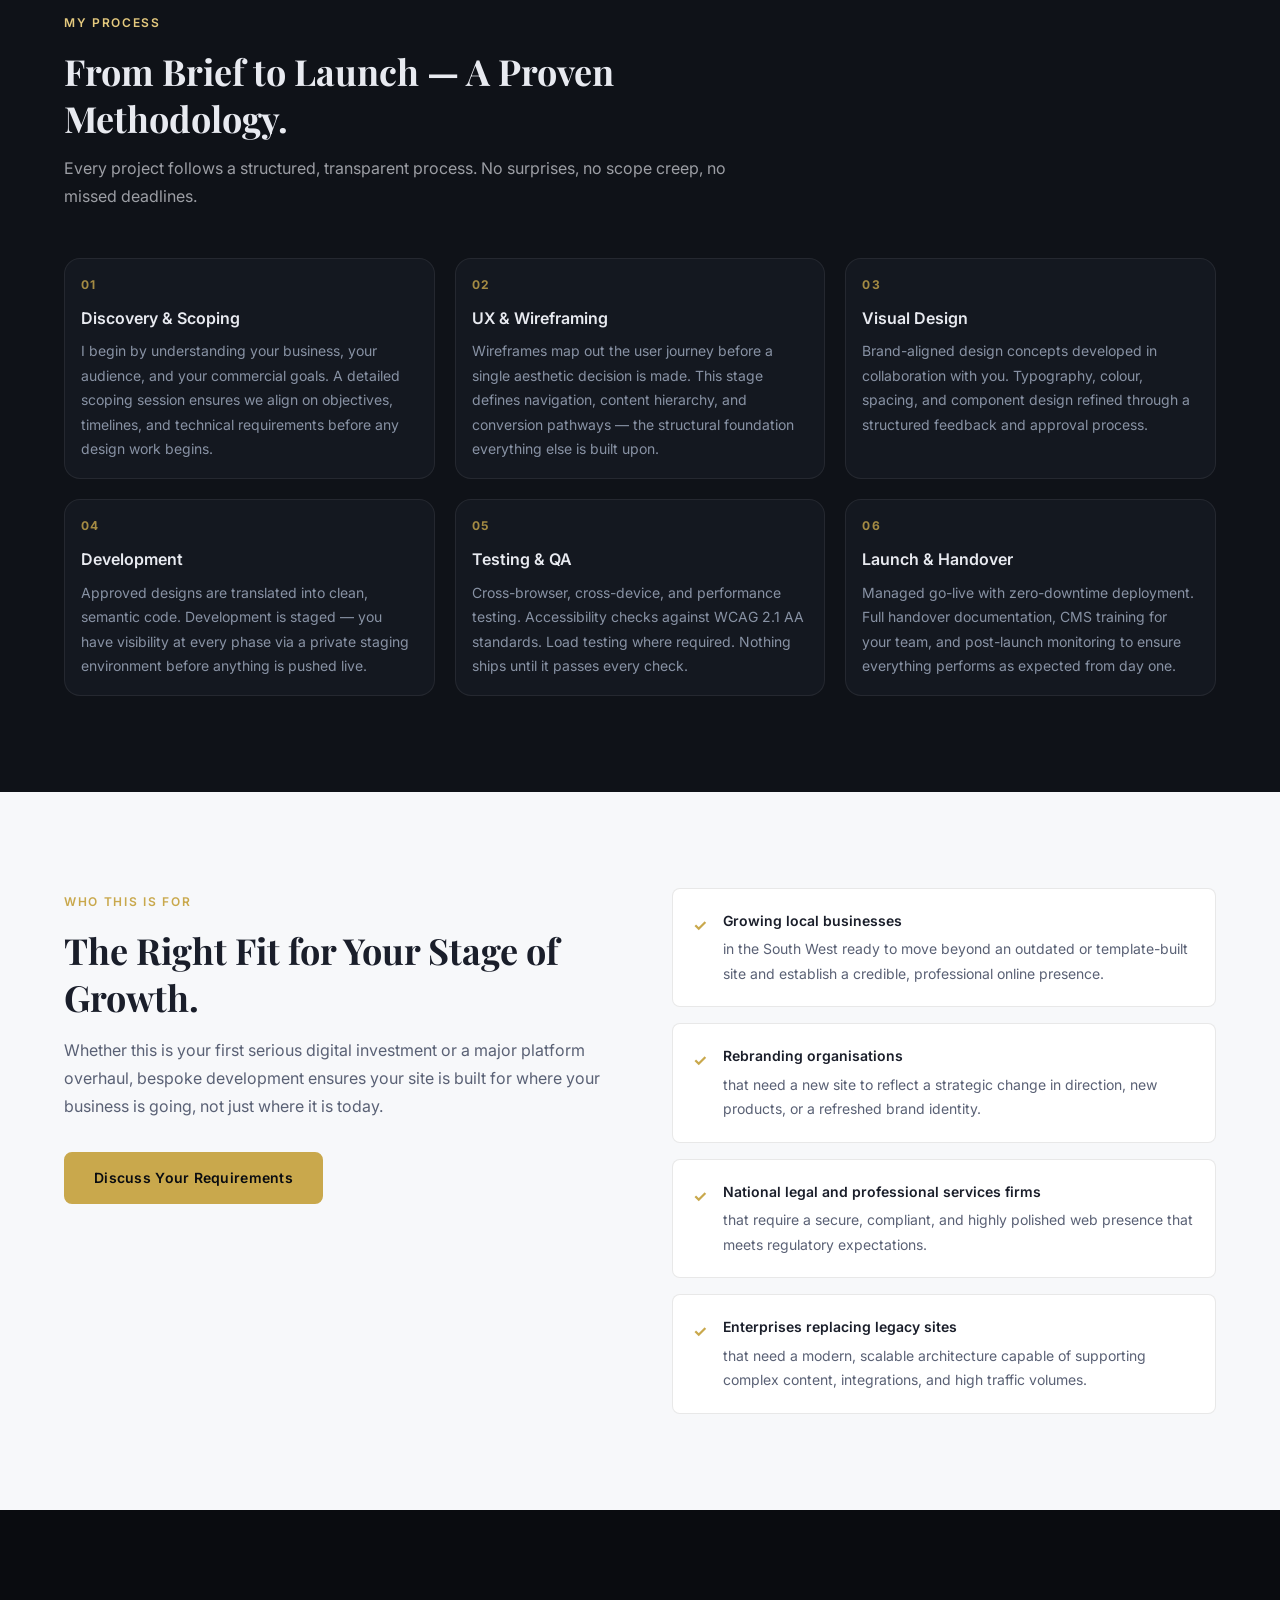
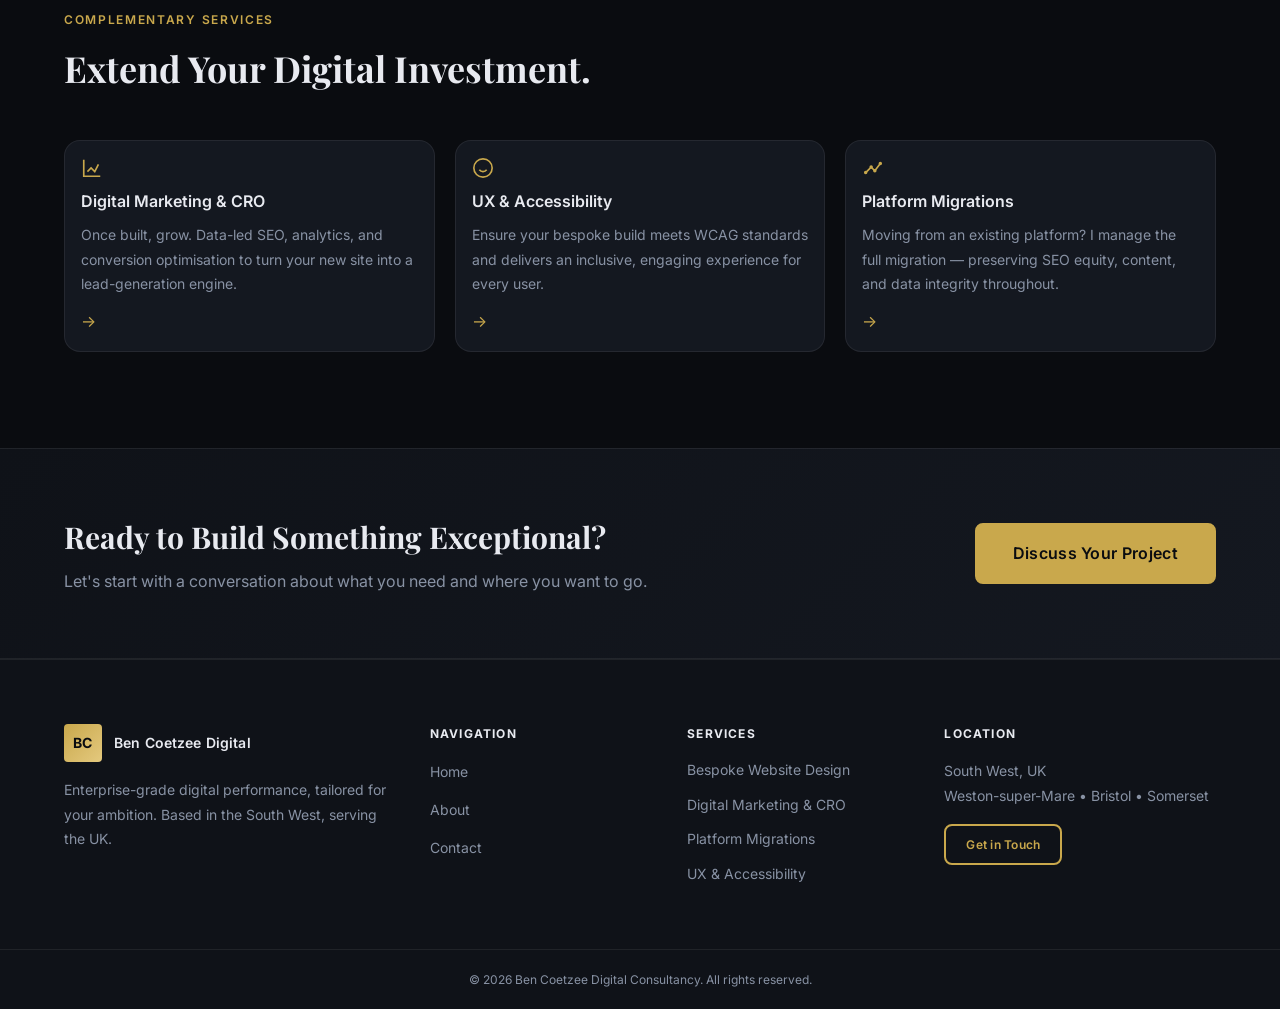
<file: service-bespoke-design.html>
<!DOCTYPE html>
<html lang="en">
<head>
  <meta charset="UTF-8" />
  <meta name="viewport" content="width=device-width, initial-scale=1.0" />
  <meta name="description" content="Bespoke website design by Ben Coetzee – custom WordPress themes, responsive interfaces, and scalable digital solutions for businesses across Bristol, Weston-super-Mare, and Somerset." />
  <title>Bespoke Website Design | Ben Coetzee Digital</title>
  <link rel="stylesheet" href="assets/css/style.css" />
  <link rel="preconnect" href="https://fonts.googleapis.com" />
  <link rel="preconnect" href="https://fonts.gstatic.com" crossorigin />
  <link href="https://fonts.googleapis.com/css2?family=Inter:wght@300;400;500;600;700&family=Playfair+Display:wght@400;600;700&display=swap" rel="stylesheet" />
</head>
<body>

  <header class="site-header" id="site-header">
    <nav class="nav container">
      <a href="index.html" class="nav__logo">
        <span class="logo-mark">BC</span>
        <span class="logo-text">Ben Coetzee Digital</span>
      </a>
      <button class="nav__toggle" id="nav-toggle" aria-label="Toggle navigation" aria-expanded="false">
        <span></span><span></span><span></span>
      </button>
      <ul class="nav__links" id="nav-links">
        <li><a href="index.html" class="nav__link">Home</a></li>
        <li class="nav__item--dropdown">
          <a href="index.html#services" class="nav__link active" aria-haspopup="true" aria-expanded="false" id="services-toggle">Services</a>
          <ul class="nav__dropdown" aria-label="Services submenu">
            <li><a href="service-bespoke-design.html" class="active">Bespoke Website Design</a></li>
            <li><a href="service-digital-marketing.html">Digital Marketing &amp; CRO</a></li>
            <li><a href="service-platform-migrations.html">Platform Migrations</a></li>
            <li><a href="service-ux-accessibility.html">UX &amp; Accessibility</a></li>
            <li><a href="service-seo.html">SEO</a></li>
          </ul>
        </li>
        <li><a href="about.html" class="nav__link">About</a></li>
        <li><a href="contact.html" class="nav__link">Contact</a></li>
        <li><a href="contact.html" class="nav__link nav__cta">Discuss Your Project</a></li>
      </ul>
    </nav>
  </header>

  <main>

    <!-- Page Hero -->
    <section class="page-hero">
      <div class="page-hero__bg"><div class="hero__grid"></div></div>
      <div class="container page-hero__content">
        <div class="svc-breadcrumb">
          <a href="index.html#services">Services</a>
          <span aria-hidden="true">/</span>
          <span>Bespoke Website Design</span>
        </div>
        <div class="svc-hero-inner">
          <div class="svc-hero-text">
            <span class="section-label section-label--light">Service 01</span>
            <h1 class="page-hero__title">Custom-Built Websites<br /><span class="highlight">That Perform.</span></h1>
            <p class="page-hero__sub">Every pixel purposeful. Every line of code precise. I build bespoke websites from the ground up — no templates, no shortcuts — delivering responsive, high-performance digital experiences tailored to your exact commercial objectives.</p>
            <div class="hero__actions">
              <a href="contact.html" class="btn btn--primary">Start a Project</a>
              <a href="#process" class="btn btn--ghost">See My Process</a>
            </div>
          </div>
          <div class="svc-hero-stats">
            <div class="svc-stat">
              <span class="svc-stat__num">100%</span>
              <span class="svc-stat__label">Custom-Built</span>
            </div>
            <div class="svc-stat">
              <span class="svc-stat__num">All</span>
              <span class="svc-stat__label">Device Sizes</span>
            </div>
            <div class="svc-stat">
              <span class="svc-stat__num">15+</span>
              <span class="svc-stat__label">Years Building</span>
            </div>
          </div>
        </div>
      </div>
    </section>

    <!-- What I Deliver -->
    <section class="svc-deliverables section" id="deliverables">
      <div class="container">
        <div class="section-header">
          <span class="section-label">What You Get</span>
          <h2 class="section-title">A Website Built Around Your Business, Not a Template.</h2>
          <p class="section-sub">Off-the-shelf solutions create off-the-shelf results. I build every site from scratch, ensuring your digital presence is as unique — and as capable — as your business demands.</p>
        </div>
        <div class="deliverables-grid">
          <div class="deliverable-card">
            <div class="deliverable-card__icon">
              <svg width="24" height="24" viewBox="0 0 24 24" fill="none" stroke="currentColor" stroke-width="1.8" stroke-linecap="round" stroke-linejoin="round" aria-hidden="true"><rect x="3" y="3" width="18" height="18" rx="2"/><path d="M3 9h18M9 21V9"/></svg>
            </div>
            <h3>Custom WordPress Development</h3>
            <p>Bespoke themes and templates built from scratch. No page-builder bloat — clean, semantic HTML, purpose-written CSS, and efficient PHP that your team can manage with ease.</p>
          </div>
          <div class="deliverable-card">
            <div class="deliverable-card__icon">
              <svg width="24" height="24" viewBox="0 0 24 24" fill="none" stroke="currentColor" stroke-width="1.8" stroke-linecap="round" stroke-linejoin="round" aria-hidden="true"><rect x="5" y="2" width="14" height="20" rx="2"/><line x1="12" y1="18" x2="12.01" y2="18"/></svg>
            </div>
            <h3>Fully Responsive Design</h3>
            <p>Pixel-perfect experiences across every device — from large desktop monitors to the smallest smartphones. Tested rigorously across real devices and browsers before a single line goes live.</p>
          </div>
          <div class="deliverable-card">
            <div class="deliverable-card__icon">
              <svg width="24" height="24" viewBox="0 0 24 24" fill="none" stroke="currentColor" stroke-width="1.8" stroke-linecap="round" stroke-linejoin="round" aria-hidden="true"><circle cx="12" cy="12" r="10"/><polyline points="12 6 12 12 16 14"/></svg>
            </div>
            <h3>Performance Optimisation</h3>
            <p>Core Web Vitals compliance, image optimisation, caching strategies, and lean code delivery. A fast site ranks higher, converts better, and retains users longer.</p>
          </div>
          <div class="deliverable-card">
            <div class="deliverable-card__icon">
              <svg width="24" height="24" viewBox="0 0 24 24" fill="none" stroke="currentColor" stroke-width="1.8" stroke-linecap="round" stroke-linejoin="round" aria-hidden="true"><path d="M12 22s8-4 8-10V5l-8-3-8 3v7c0 6 8 10 8 10z"/></svg>
            </div>
            <h3>Security-First Architecture</h3>
            <p>Hardened WordPress configurations, SSL setup, regular update strategies, and secure coding practices — essential for regulated sectors including legal, financial, and healthcare.</p>
          </div>
          <div class="deliverable-card">
            <div class="deliverable-card__icon">
              <svg width="24" height="24" viewBox="0 0 24 24" fill="none" stroke="currentColor" stroke-width="1.8" stroke-linecap="round" stroke-linejoin="round" aria-hidden="true"><path d="M17 21v-2a4 4 0 0 0-4-4H5a4 4 0 0 0-4 4v2"/><circle cx="9" cy="7" r="4"/><path d="M23 21v-2a4 4 0 0 0-3-3.87"/><path d="M16 3.13a4 4 0 0 1 0 7.75"/></svg>
            </div>
            <h3>Content Management Training</h3>
            <p>Handover is not just handing over files. I train your team to manage and update the site with confidence, providing clear documentation and ongoing support.</p>
          </div>
          <div class="deliverable-card">
            <div class="deliverable-card__icon">
              <svg width="24" height="24" viewBox="0 0 24 24" fill="none" stroke="currentColor" stroke-width="1.8" stroke-linecap="round" stroke-linejoin="round" aria-hidden="true"><polyline points="16 18 22 12 16 6"/><polyline points="8 6 2 12 8 18"/></svg>
            </div>
            <h3>Scalable, Future-Ready Code</h3>
            <p>Built to grow with your business. Clean architecture that allows new features, integrations, and content types to be added without rebuilding from scratch.</p>
          </div>
        </div>
      </div>
    </section>

    <!-- Process -->
    <section class="svc-process section section--dark" id="process">
      <div class="container">
        <div class="section-header">
          <span class="section-label section-label--light">My Process</span>
          <h2 class="section-title section-title--light">From Brief to Launch — A Proven Methodology.</h2>
          <p class="section-sub section-sub--light">Every project follows a structured, transparent process. No surprises, no scope creep, no missed deadlines.</p>
        </div>
        <div class="process-steps">
          <div class="process-step">
            <div class="process-step__num">01</div>
            <div class="process-step__body">
              <h3>Discovery &amp; Scoping</h3>
              <p>I begin by understanding your business, your audience, and your commercial goals. A detailed scoping session ensures we align on objectives, timelines, and technical requirements before any design work begins.</p>
            </div>
          </div>
          <div class="process-step">
            <div class="process-step__num">02</div>
            <div class="process-step__body">
              <h3>UX &amp; Wireframing</h3>
              <p>Wireframes map out the user journey before a single aesthetic decision is made. This stage defines navigation, content hierarchy, and conversion pathways — the structural foundation everything else is built upon.</p>
            </div>
          </div>
          <div class="process-step">
            <div class="process-step__num">03</div>
            <div class="process-step__body">
              <h3>Visual Design</h3>
              <p>Brand-aligned design concepts developed in collaboration with you. Typography, colour, spacing, and component design refined through a structured feedback and approval process.</p>
            </div>
          </div>
          <div class="process-step">
            <div class="process-step__num">04</div>
            <div class="process-step__body">
              <h3>Development</h3>
              <p>Approved designs are translated into clean, semantic code. Development is staged — you have visibility at every phase via a private staging environment before anything is pushed live.</p>
            </div>
          </div>
          <div class="process-step">
            <div class="process-step__num">05</div>
            <div class="process-step__body">
              <h3>Testing &amp; QA</h3>
              <p>Cross-browser, cross-device, and performance testing. Accessibility checks against WCAG 2.1 AA standards. Load testing where required. Nothing ships until it passes every check.</p>
            </div>
          </div>
          <div class="process-step">
            <div class="process-step__num">06</div>
            <div class="process-step__body">
              <h3>Launch &amp; Handover</h3>
              <p>Managed go-live with zero-downtime deployment. Full handover documentation, CMS training for your team, and post-launch monitoring to ensure everything performs as expected from day one.</p>
            </div>
          </div>
        </div>
      </div>
    </section>

    <!-- Who It's For -->
    <section class="svc-audience section section--light" id="audience">
      <div class="container svc-audience__inner">
        <div class="svc-audience__text">
          <span class="section-label">Who This Is For</span>
          <h2 class="section-title">The Right Fit for Your Stage of Growth.</h2>
          <p>Whether this is your first serious digital investment or a major platform overhaul, bespoke development ensures your site is built for where your business is going, not just where it is today.</p>
          <a href="contact.html" class="btn btn--primary">Discuss Your Requirements</a>
        </div>
        <div class="svc-audience__list">
          <div class="audience-item">
            <div class="audience-item__check" aria-hidden="true">&#10003;</div>
            <div>
              <strong>Growing local businesses</strong> in the South West ready to move beyond an outdated or template-built site and establish a credible, professional online presence.
            </div>
          </div>
          <div class="audience-item">
            <div class="audience-item__check" aria-hidden="true">&#10003;</div>
            <div>
              <strong>Rebranding organisations</strong> that need a new site to reflect a strategic change in direction, new products, or a refreshed brand identity.
            </div>
          </div>
          <div class="audience-item">
            <div class="audience-item__check" aria-hidden="true">&#10003;</div>
            <div>
              <strong>National legal and professional services firms</strong> that require a secure, compliant, and highly polished web presence that meets regulatory expectations.
            </div>
          </div>
          <div class="audience-item">
            <div class="audience-item__check" aria-hidden="true">&#10003;</div>
            <div>
              <strong>Enterprises replacing legacy sites</strong> that need a modern, scalable architecture capable of supporting complex content, integrations, and high traffic volumes.
            </div>
          </div>
        </div>
      </div>
    </section>

    <!-- Related Services -->
    <section class="related-services section" id="related">
      <div class="container">
        <div class="section-header">
          <span class="section-label">Complementary Services</span>
          <h2 class="section-title">Extend Your Digital Investment.</h2>
        </div>
        <div class="related-grid">
          <a href="service-digital-marketing.html" class="related-card">
            <div class="related-card__icon">
              <svg width="22" height="22" viewBox="0 0 24 24" fill="none" stroke="currentColor" stroke-width="1.8" aria-hidden="true"><path d="M3 3v18h18"/><path d="M7 16l4-4 4 4 4-8"/></svg>
            </div>
            <h3>Digital Marketing &amp; CRO</h3>
            <p>Once built, grow. Data-led SEO, analytics, and conversion optimisation to turn your new site into a lead-generation engine.</p>
            <span class="related-card__arrow">&rarr;</span>
          </a>
          <a href="service-ux-accessibility.html" class="related-card">
            <div class="related-card__icon">
              <svg width="22" height="22" viewBox="0 0 24 24" fill="none" stroke="currentColor" stroke-width="1.8" aria-hidden="true"><circle cx="12" cy="12" r="10"/><path d="M8 14s1.5 2 4 2 4-2 4-2"/><line x1="9" y1="9" x2="9.01" y2="9"/><line x1="15" y1="9" x2="15.01" y2="9"/></svg>
            </div>
            <h3>UX &amp; Accessibility</h3>
            <p>Ensure your bespoke build meets WCAG standards and delivers an inclusive, engaging experience for every user.</p>
            <span class="related-card__arrow">&rarr;</span>
          </a>
          <a href="service-platform-migrations.html" class="related-card">
            <div class="related-card__icon">
              <svg width="22" height="22" viewBox="0 0 24 24" fill="none" stroke="currentColor" stroke-width="1.8" aria-hidden="true"><path d="M4 17l6-6 4 4 6-8"/><circle cx="4" cy="17" r="1"/><circle cx="10" cy="11" r="1"/><circle cx="14" cy="15" r="1"/><circle cx="20" cy="7" r="1"/></svg>
            </div>
            <h3>Platform Migrations</h3>
            <p>Moving from an existing platform? I manage the full migration — preserving SEO equity, content, and data integrity throughout.</p>
            <span class="related-card__arrow">&rarr;</span>
          </a>
        </div>
      </div>
    </section>

    <!-- CTA Banner -->
    <section class="cta-banner section--dark" aria-label="Call to action">
      <div class="container cta-banner__inner">
        <div class="cta-banner__text">
          <h2>Ready to Build Something Exceptional?</h2>
          <p>Let's start with a conversation about what you need and where you want to go.</p>
        </div>
        <a href="contact.html" class="btn btn--primary btn--lg">Discuss Your Project</a>
      </div>
    </section>

  </main>

  <footer class="site-footer">
    <div class="container footer__inner">
      <div class="footer__brand">
        <a href="index.html" class="nav__logo">
          <span class="logo-mark">BC</span>
          <span class="logo-text">Ben Coetzee Digital</span>
        </a>
        <p>Enterprise-grade digital performance, tailored for your ambition. Based in the South West, serving the UK.</p>
      </div>
      <nav class="footer__nav" aria-label="Footer navigation">
        <h3>Navigation</h3>
        <ul>
          <li><a href="index.html">Home</a></li>
          <li><a href="about.html">About</a></li>
          <li><a href="contact.html">Contact</a></li>
        </ul>
      </nav>
      <div class="footer__services">
        <h3>Services</h3>
        <ul>
          <li><a href="service-bespoke-design.html">Bespoke Website Design</a></li>
          <li><a href="service-digital-marketing.html">Digital Marketing &amp; CRO</a></li>
          <li><a href="service-platform-migrations.html">Platform Migrations</a></li>
          <li><a href="service-ux-accessibility.html">UX &amp; Accessibility</a></li>
        </ul>
      </div>
      <div class="footer__contact">
        <h3>Location</h3>
        <p>South West, UK<br />Weston-super-Mare &bull; Bristol &bull; Somerset</p>
        <a href="contact.html" class="btn btn--outline btn--sm">Get in Touch</a>
      </div>
    </div>
    <div class="footer__bottom">
      <div class="container">
        <p>&copy; <span id="year"></span> Ben Coetzee Digital Consultancy. All rights reserved.</p>
      </div>
    </div>
  </footer>

  <script src="assets/js/main.js"></script>
</body>
</html>
</file>
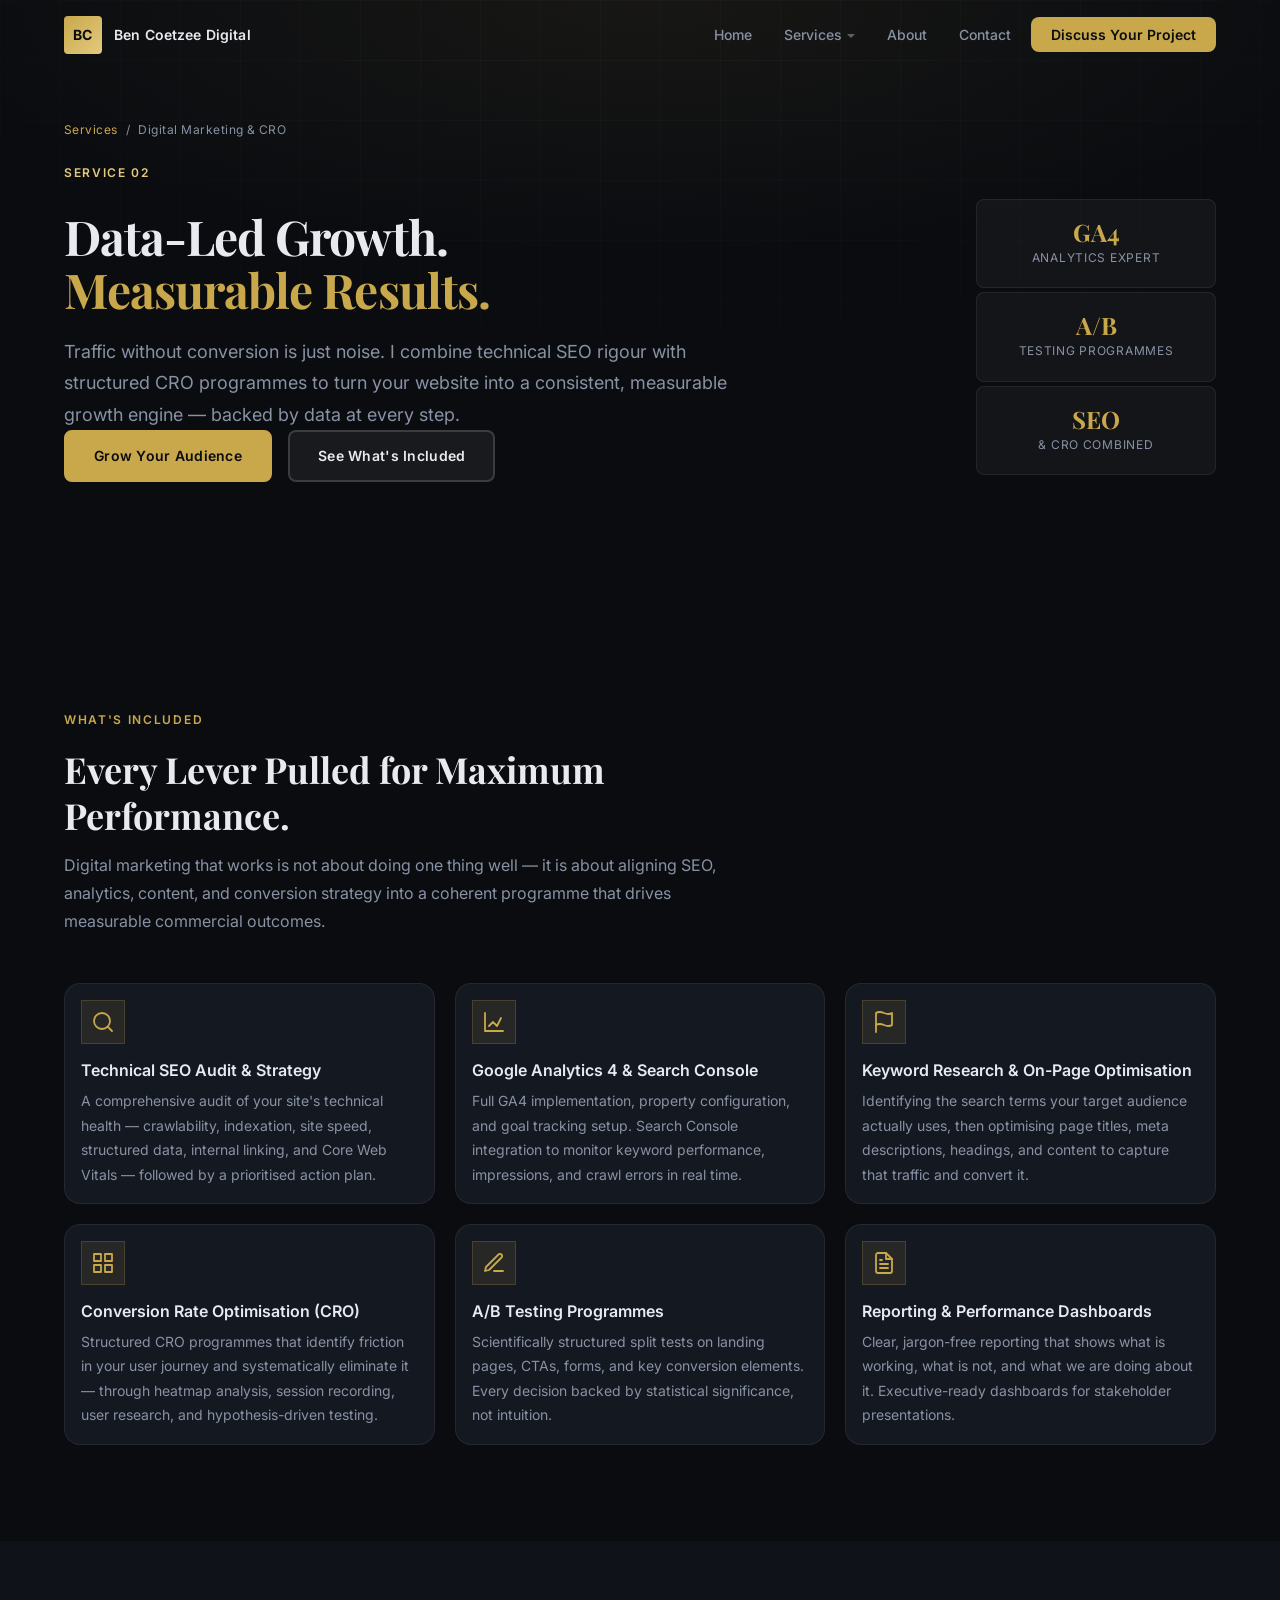
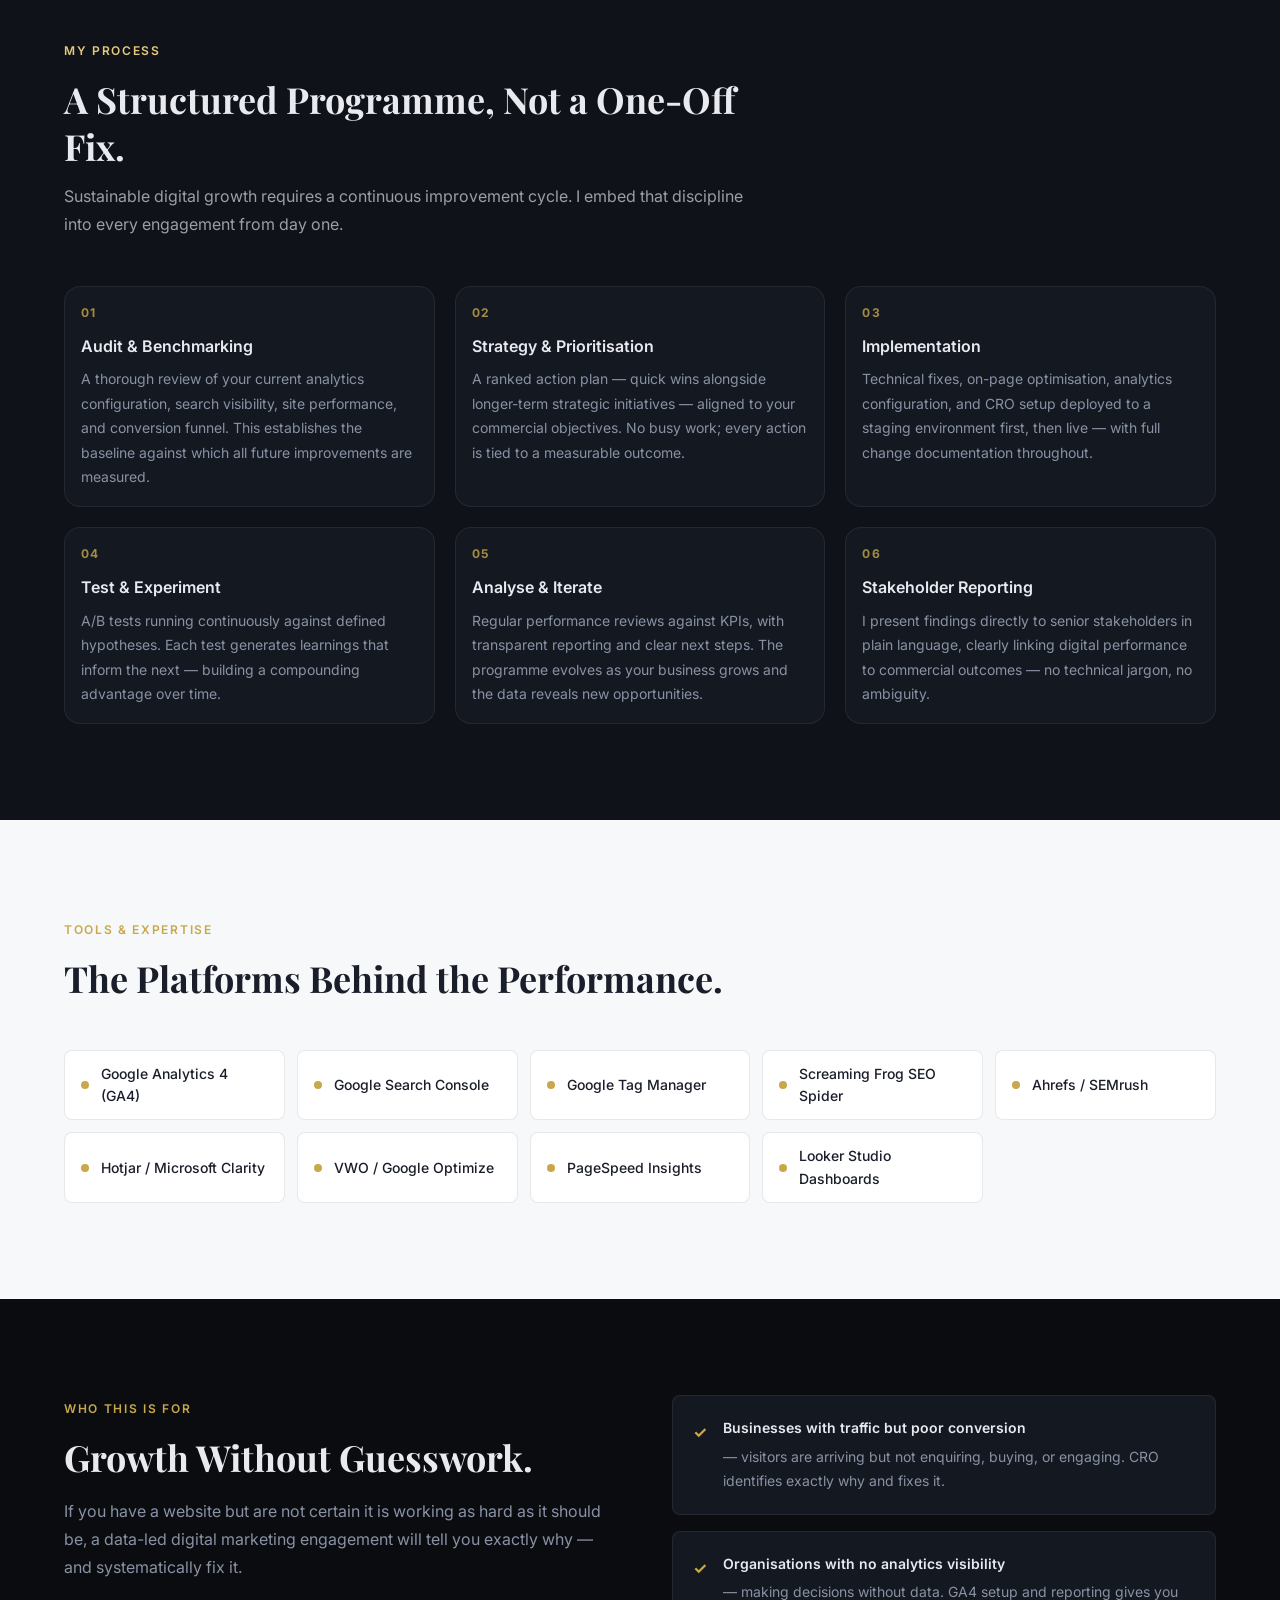
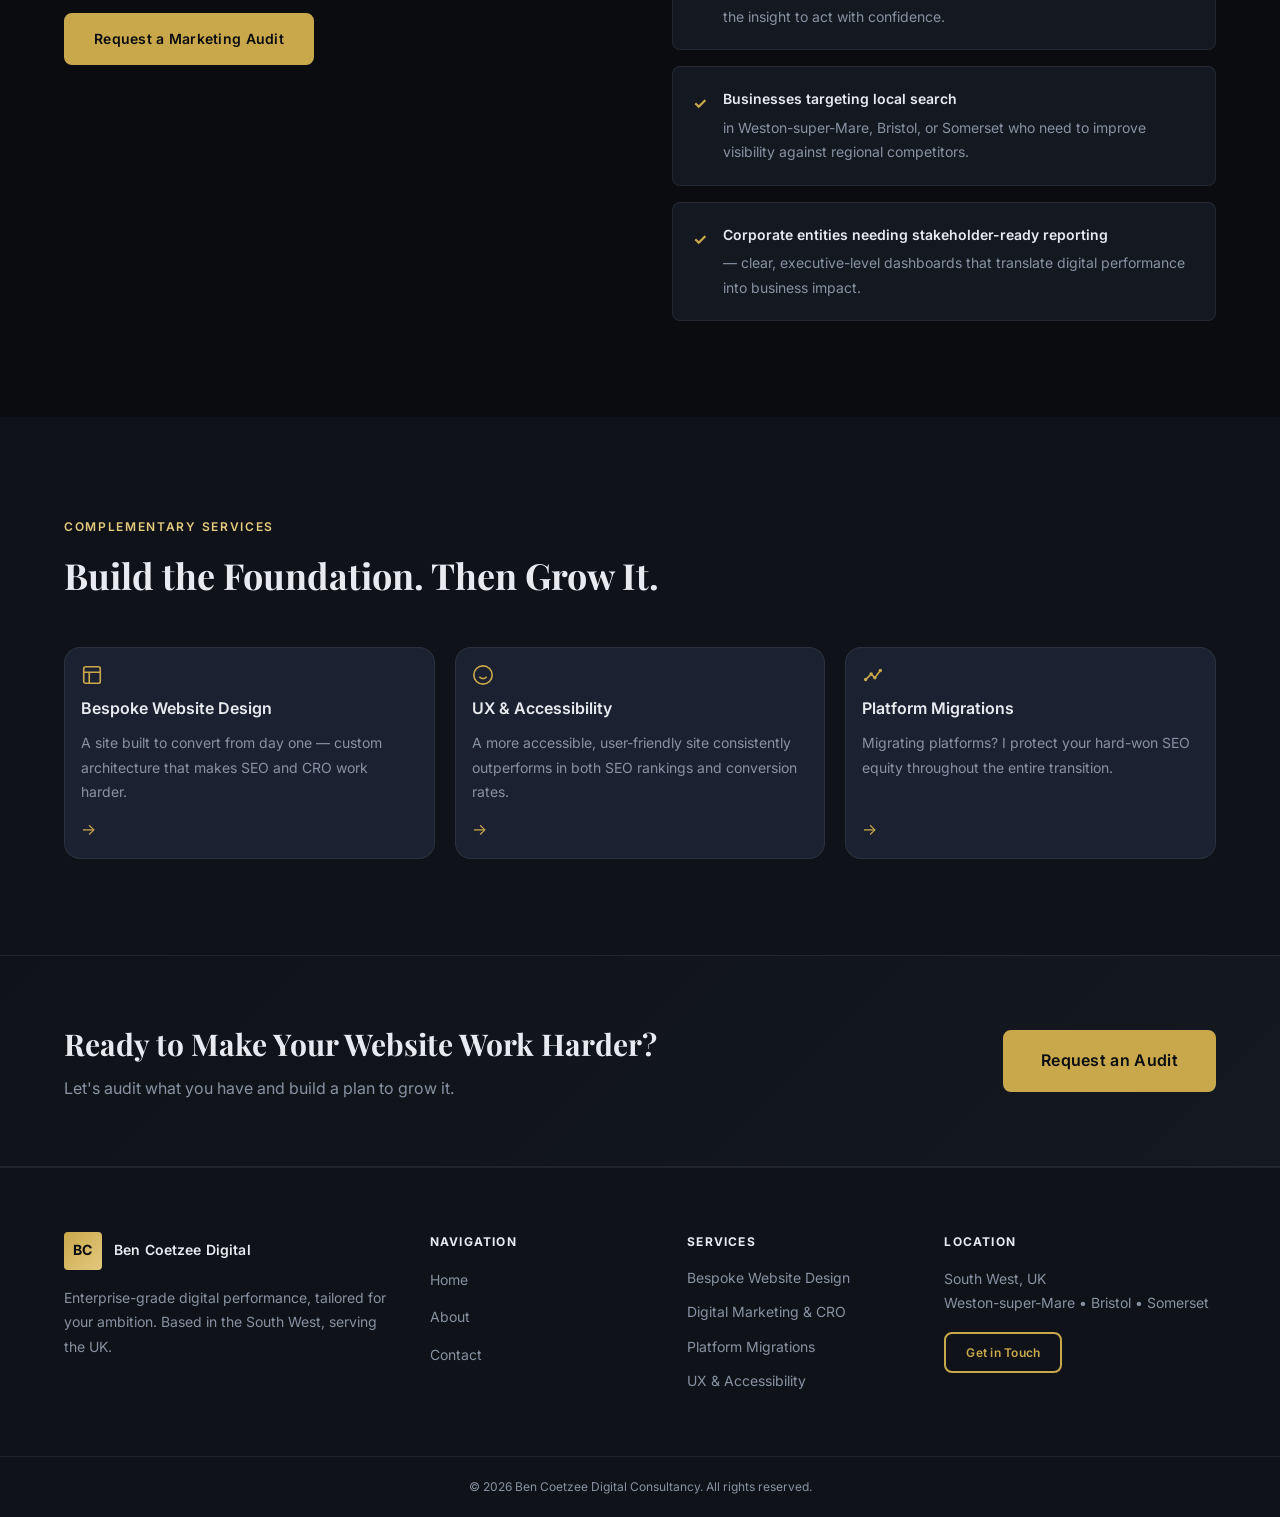
<file: service-digital-marketing.html>
<!DOCTYPE html>
<html lang="en">
<head>
  <meta charset="UTF-8" />
  <meta name="viewport" content="width=device-width, initial-scale=1.0" />
  <meta name="description" content="Digital marketing and CRO by Ben Coetzee – data-led SEO, Google Analytics, A/B testing, and conversion rate optimisation for businesses across the South West and UK." />
  <title>Digital Marketing &amp; CRO | Ben Coetzee Digital</title>
  <link rel="stylesheet" href="assets/css/style.css" />
  <link rel="preconnect" href="https://fonts.googleapis.com" />
  <link rel="preconnect" href="https://fonts.gstatic.com" crossorigin />
  <link href="https://fonts.googleapis.com/css2?family=Inter:wght@300;400;500;600;700&family=Playfair+Display:wght@400;600;700&display=swap" rel="stylesheet" />
</head>
<body>

  <header class="site-header" id="site-header">
    <nav class="nav container">
      <a href="index.html" class="nav__logo">
        <span class="logo-mark">BC</span>
        <span class="logo-text">Ben Coetzee Digital</span>
      </a>
      <button class="nav__toggle" id="nav-toggle" aria-label="Toggle navigation" aria-expanded="false">
        <span></span><span></span><span></span>
      </button>
      <ul class="nav__links" id="nav-links">
        <li><a href="index.html" class="nav__link">Home</a></li>
        <li class="nav__item--dropdown">
          <a href="index.html#services" class="nav__link active" aria-haspopup="true" aria-expanded="false" id="services-toggle">Services</a>
          <ul class="nav__dropdown" aria-label="Services submenu">
            <li><a href="service-bespoke-design.html">Bespoke Website Design</a></li>
            <li><a href="service-digital-marketing.html" class="active">Digital Marketing &amp; CRO</a></li>
            <li><a href="service-platform-migrations.html">Platform Migrations</a></li>
            <li><a href="service-ux-accessibility.html">UX &amp; Accessibility</a></li>
            <li><a href="service-seo.html">SEO</a></li>
          </ul>
        </li>
        <li><a href="about.html" class="nav__link">About</a></li>
        <li><a href="contact.html" class="nav__link">Contact</a></li>
        <li><a href="contact.html" class="nav__link nav__cta">Discuss Your Project</a></li>
      </ul>
    </nav>
  </header>

  <main>

    <!-- Page Hero -->
    <section class="page-hero">
      <div class="page-hero__bg"><div class="hero__grid"></div></div>
      <div class="container page-hero__content">
        <div class="svc-breadcrumb">
          <a href="index.html#services">Services</a>
          <span aria-hidden="true">/</span>
          <span>Digital Marketing &amp; CRO</span>
        </div>
        <div class="svc-hero-inner">
          <div class="svc-hero-text">
            <span class="section-label section-label--light">Service 02</span>
            <h1 class="page-hero__title">Data-Led Growth.<br /><span class="highlight">Measurable Results.</span></h1>
            <p class="page-hero__sub">Traffic without conversion is just noise. I combine technical SEO rigour with structured CRO programmes to turn your website into a consistent, measurable growth engine — backed by data at every step.</p>
            <div class="hero__actions">
              <a href="contact.html" class="btn btn--primary">Grow Your Audience</a>
              <a href="#what-i-do" class="btn btn--ghost">See What's Included</a>
            </div>
          </div>
          <div class="svc-hero-stats">
            <div class="svc-stat">
              <span class="svc-stat__num">GA4</span>
              <span class="svc-stat__label">Analytics Expert</span>
            </div>
            <div class="svc-stat">
              <span class="svc-stat__num">A/B</span>
              <span class="svc-stat__label">Testing Programmes</span>
            </div>
            <div class="svc-stat">
              <span class="svc-stat__num">SEO</span>
              <span class="svc-stat__label">&amp; CRO Combined</span>
            </div>
          </div>
        </div>
      </div>
    </section>

    <!-- What I Do -->
    <section class="svc-deliverables section" id="what-i-do">
      <div class="container">
        <div class="section-header">
          <span class="section-label">What's Included</span>
          <h2 class="section-title">Every Lever Pulled for Maximum Performance.</h2>
          <p class="section-sub">Digital marketing that works is not about doing one thing well — it is about aligning SEO, analytics, content, and conversion strategy into a coherent programme that drives measurable commercial outcomes.</p>
        </div>
        <div class="deliverables-grid">
          <div class="deliverable-card">
            <div class="deliverable-card__icon">
              <svg width="24" height="24" viewBox="0 0 24 24" fill="none" stroke="currentColor" stroke-width="1.8" stroke-linecap="round" stroke-linejoin="round" aria-hidden="true"><circle cx="11" cy="11" r="8"/><line x1="21" y1="21" x2="16.65" y2="16.65"/></svg>
            </div>
            <h3>Technical SEO Audit &amp; Strategy</h3>
            <p>A comprehensive audit of your site's technical health — crawlability, indexation, site speed, structured data, internal linking, and Core Web Vitals — followed by a prioritised action plan.</p>
          </div>
          <div class="deliverable-card">
            <div class="deliverable-card__icon">
              <svg width="24" height="24" viewBox="0 0 24 24" fill="none" stroke="currentColor" stroke-width="1.8" stroke-linecap="round" stroke-linejoin="round" aria-hidden="true"><path d="M3 3v18h18"/><path d="M7 16l4-4 4 4 4-8"/></svg>
            </div>
            <h3>Google Analytics 4 &amp; Search Console</h3>
            <p>Full GA4 implementation, property configuration, and goal tracking setup. Search Console integration to monitor keyword performance, impressions, and crawl errors in real time.</p>
          </div>
          <div class="deliverable-card">
            <div class="deliverable-card__icon">
              <svg width="24" height="24" viewBox="0 0 24 24" fill="none" stroke="currentColor" stroke-width="1.8" stroke-linecap="round" stroke-linejoin="round" aria-hidden="true"><path d="M4 15s1-1 4-1 5 2 8 2 4-1 4-1V3s-1 1-4 1-5-2-8-2-4 1-4 1z"/><line x1="4" y1="22" x2="4" y2="15"/></svg>
            </div>
            <h3>Keyword Research &amp; On-Page Optimisation</h3>
            <p>Identifying the search terms your target audience actually uses, then optimising page titles, meta descriptions, headings, and content to capture that traffic and convert it.</p>
          </div>
          <div class="deliverable-card">
            <div class="deliverable-card__icon">
              <svg width="24" height="24" viewBox="0 0 24 24" fill="none" stroke="currentColor" stroke-width="1.8" stroke-linecap="round" stroke-linejoin="round" aria-hidden="true"><rect x="3" y="3" width="7" height="7"/><rect x="14" y="3" width="7" height="7"/><rect x="14" y="14" width="7" height="7"/><rect x="3" y="14" width="7" height="7"/></svg>
            </div>
            <h3>Conversion Rate Optimisation (CRO)</h3>
            <p>Structured CRO programmes that identify friction in your user journey and systematically eliminate it — through heatmap analysis, session recording, user research, and hypothesis-driven testing.</p>
          </div>
          <div class="deliverable-card">
            <div class="deliverable-card__icon">
              <svg width="24" height="24" viewBox="0 0 24 24" fill="none" stroke="currentColor" stroke-width="1.8" stroke-linecap="round" stroke-linejoin="round" aria-hidden="true"><path d="M12 20h9"/><path d="M16.5 3.5a2.121 2.121 0 0 1 3 3L7 19l-4 1 1-4L16.5 3.5z"/></svg>
            </div>
            <h3>A/B Testing Programmes</h3>
            <p>Scientifically structured split tests on landing pages, CTAs, forms, and key conversion elements. Every decision backed by statistical significance, not intuition.</p>
          </div>
          <div class="deliverable-card">
            <div class="deliverable-card__icon">
              <svg width="24" height="24" viewBox="0 0 24 24" fill="none" stroke="currentColor" stroke-width="1.8" stroke-linecap="round" stroke-linejoin="round" aria-hidden="true"><path d="M14 2H6a2 2 0 0 0-2 2v16a2 2 0 0 0 2 2h12a2 2 0 0 0 2-2V8z"/><polyline points="14 2 14 8 20 8"/><line x1="16" y1="13" x2="8" y2="13"/><line x1="16" y1="17" x2="8" y2="17"/><polyline points="10 9 9 9 8 9"/></svg>
            </div>
            <h3>Reporting &amp; Performance Dashboards</h3>
            <p>Clear, jargon-free reporting that shows what is working, what is not, and what we are doing about it. Executive-ready dashboards for stakeholder presentations.</p>
          </div>
        </div>
      </div>
    </section>

    <!-- Process -->
    <section class="svc-process section section--dark" id="process">
      <div class="container">
        <div class="section-header">
          <span class="section-label section-label--light">My Process</span>
          <h2 class="section-title section-title--light">A Structured Programme, Not a One-Off Fix.</h2>
          <p class="section-sub section-sub--light">Sustainable digital growth requires a continuous improvement cycle. I embed that discipline into every engagement from day one.</p>
        </div>
        <div class="process-steps">
          <div class="process-step">
            <div class="process-step__num">01</div>
            <div class="process-step__body">
              <h3>Audit &amp; Benchmarking</h3>
              <p>A thorough review of your current analytics configuration, search visibility, site performance, and conversion funnel. This establishes the baseline against which all future improvements are measured.</p>
            </div>
          </div>
          <div class="process-step">
            <div class="process-step__num">02</div>
            <div class="process-step__body">
              <h3>Strategy &amp; Prioritisation</h3>
              <p>A ranked action plan — quick wins alongside longer-term strategic initiatives — aligned to your commercial objectives. No busy work; every action is tied to a measurable outcome.</p>
            </div>
          </div>
          <div class="process-step">
            <div class="process-step__num">03</div>
            <div class="process-step__body">
              <h3>Implementation</h3>
              <p>Technical fixes, on-page optimisation, analytics configuration, and CRO setup deployed to a staging environment first, then live — with full change documentation throughout.</p>
            </div>
          </div>
          <div class="process-step">
            <div class="process-step__num">04</div>
            <div class="process-step__body">
              <h3>Test &amp; Experiment</h3>
              <p>A/B tests running continuously against defined hypotheses. Each test generates learnings that inform the next — building a compounding advantage over time.</p>
            </div>
          </div>
          <div class="process-step">
            <div class="process-step__num">05</div>
            <div class="process-step__body">
              <h3>Analyse &amp; Iterate</h3>
              <p>Regular performance reviews against KPIs, with transparent reporting and clear next steps. The programme evolves as your business grows and the data reveals new opportunities.</p>
            </div>
          </div>
          <div class="process-step">
            <div class="process-step__num">06</div>
            <div class="process-step__body">
              <h3>Stakeholder Reporting</h3>
              <p>I present findings directly to senior stakeholders in plain language, clearly linking digital performance to commercial outcomes — no technical jargon, no ambiguity.</p>
            </div>
          </div>
        </div>
      </div>
    </section>

    <!-- Tools & Expertise -->
    <section class="svc-tools section section--light" id="tools">
      <div class="container">
        <div class="section-header">
          <span class="section-label">Tools &amp; Expertise</span>
          <h2 class="section-title">The Platforms Behind the Performance.</h2>
        </div>
        <div class="tools-grid">
          <div class="tool-item">
            <div class="tool-item__dot"></div>
            <span>Google Analytics 4 (GA4)</span>
          </div>
          <div class="tool-item">
            <div class="tool-item__dot"></div>
            <span>Google Search Console</span>
          </div>
          <div class="tool-item">
            <div class="tool-item__dot"></div>
            <span>Google Tag Manager</span>
          </div>
          <div class="tool-item">
            <div class="tool-item__dot"></div>
            <span>Screaming Frog SEO Spider</span>
          </div>
          <div class="tool-item">
            <div class="tool-item__dot"></div>
            <span>Ahrefs / SEMrush</span>
          </div>
          <div class="tool-item">
            <div class="tool-item__dot"></div>
            <span>Hotjar / Microsoft Clarity</span>
          </div>
          <div class="tool-item">
            <div class="tool-item__dot"></div>
            <span>VWO / Google Optimize</span>
          </div>
          <div class="tool-item">
            <div class="tool-item__dot"></div>
            <span>PageSpeed Insights</span>
          </div>
          <div class="tool-item">
            <div class="tool-item__dot"></div>
            <span>Looker Studio Dashboards</span>
          </div>
        </div>
      </div>
    </section>

    <!-- Who It's For -->
    <section class="svc-audience section" id="audience">
      <div class="container svc-audience__inner">
        <div class="svc-audience__text">
          <span class="section-label">Who This Is For</span>
          <h2 class="section-title">Growth Without Guesswork.</h2>
          <p>If you have a website but are not certain it is working as hard as it should be, a data-led digital marketing engagement will tell you exactly why — and systematically fix it.</p>
          <a href="contact.html" class="btn btn--primary">Request a Marketing Audit</a>
        </div>
        <div class="svc-audience__list">
          <div class="audience-item">
            <div class="audience-item__check" aria-hidden="true">&#10003;</div>
            <div>
              <strong>Businesses with traffic but poor conversion</strong> — visitors are arriving but not enquiring, buying, or engaging. CRO identifies exactly why and fixes it.
            </div>
          </div>
          <div class="audience-item">
            <div class="audience-item__check" aria-hidden="true">&#10003;</div>
            <div>
              <strong>Organisations with no analytics visibility</strong> — making decisions without data. GA4 setup and reporting gives you the insight to act with confidence.
            </div>
          </div>
          <div class="audience-item">
            <div class="audience-item__check" aria-hidden="true">&#10003;</div>
            <div>
              <strong>Businesses targeting local search</strong> in Weston-super-Mare, Bristol, or Somerset who need to improve visibility against regional competitors.
            </div>
          </div>
          <div class="audience-item">
            <div class="audience-item__check" aria-hidden="true">&#10003;</div>
            <div>
              <strong>Corporate entities needing stakeholder-ready reporting</strong> — clear, executive-level dashboards that translate digital performance into business impact.
            </div>
          </div>
        </div>
      </div>
    </section>

    <!-- Related Services -->
    <section class="related-services section section--dark" id="related">
      <div class="container">
        <div class="section-header">
          <span class="section-label section-label--light">Complementary Services</span>
          <h2 class="section-title section-title--light">Build the Foundation. Then Grow It.</h2>
        </div>
        <div class="related-grid">
          <a href="service-bespoke-design.html" class="related-card related-card--dark">
            <div class="related-card__icon">
              <svg width="22" height="22" viewBox="0 0 24 24" fill="none" stroke="currentColor" stroke-width="1.8" aria-hidden="true"><rect x="3" y="3" width="18" height="18" rx="2"/><path d="M3 9h18M9 21V9"/></svg>
            </div>
            <h3>Bespoke Website Design</h3>
            <p>A site built to convert from day one — custom architecture that makes SEO and CRO work harder.</p>
            <span class="related-card__arrow">&rarr;</span>
          </a>
          <a href="service-ux-accessibility.html" class="related-card related-card--dark">
            <div class="related-card__icon">
              <svg width="22" height="22" viewBox="0 0 24 24" fill="none" stroke="currentColor" stroke-width="1.8" aria-hidden="true"><circle cx="12" cy="12" r="10"/><path d="M8 14s1.5 2 4 2 4-2 4-2"/><line x1="9" y1="9" x2="9.01" y2="9"/><line x1="15" y1="9" x2="15.01" y2="9"/></svg>
            </div>
            <h3>UX &amp; Accessibility</h3>
            <p>A more accessible, user-friendly site consistently outperforms in both SEO rankings and conversion rates.</p>
            <span class="related-card__arrow">&rarr;</span>
          </a>
          <a href="service-platform-migrations.html" class="related-card related-card--dark">
            <div class="related-card__icon">
              <svg width="22" height="22" viewBox="0 0 24 24" fill="none" stroke="currentColor" stroke-width="1.8" aria-hidden="true"><path d="M4 17l6-6 4 4 6-8"/><circle cx="4" cy="17" r="1"/><circle cx="10" cy="11" r="1"/><circle cx="14" cy="15" r="1"/><circle cx="20" cy="7" r="1"/></svg>
            </div>
            <h3>Platform Migrations</h3>
            <p>Migrating platforms? I protect your hard-won SEO equity throughout the entire transition.</p>
            <span class="related-card__arrow">&rarr;</span>
          </a>
        </div>
      </div>
    </section>

    <section class="cta-banner" aria-label="Call to action">
      <div class="container cta-banner__inner">
        <div class="cta-banner__text">
          <h2>Ready to Make Your Website Work Harder?</h2>
          <p>Let's audit what you have and build a plan to grow it.</p>
        </div>
        <a href="contact.html" class="btn btn--primary btn--lg">Request an Audit</a>
      </div>
    </section>

  </main>

  <footer class="site-footer">
    <div class="container footer__inner">
      <div class="footer__brand">
        <a href="index.html" class="nav__logo">
          <span class="logo-mark">BC</span>
          <span class="logo-text">Ben Coetzee Digital</span>
        </a>
        <p>Enterprise-grade digital performance, tailored for your ambition. Based in the South West, serving the UK.</p>
      </div>
      <nav class="footer__nav" aria-label="Footer navigation">
        <h3>Navigation</h3>
        <ul>
          <li><a href="index.html">Home</a></li>
          <li><a href="about.html">About</a></li>
          <li><a href="contact.html">Contact</a></li>
        </ul>
      </nav>
      <div class="footer__services">
        <h3>Services</h3>
        <ul>
          <li><a href="service-bespoke-design.html">Bespoke Website Design</a></li>
          <li><a href="service-digital-marketing.html">Digital Marketing &amp; CRO</a></li>
          <li><a href="service-platform-migrations.html">Platform Migrations</a></li>
          <li><a href="service-ux-accessibility.html">UX &amp; Accessibility</a></li>
        </ul>
      </div>
      <div class="footer__contact">
        <h3>Location</h3>
        <p>South West, UK<br />Weston-super-Mare &bull; Bristol &bull; Somerset</p>
        <a href="contact.html" class="btn btn--outline btn--sm">Get in Touch</a>
      </div>
    </div>
    <div class="footer__bottom">
      <div class="container">
        <p>&copy; <span id="year"></span> Ben Coetzee Digital Consultancy. All rights reserved.</p>
      </div>
    </div>
  </footer>

  <script src="assets/js/main.js"></script>
</body>
</html>
</file>
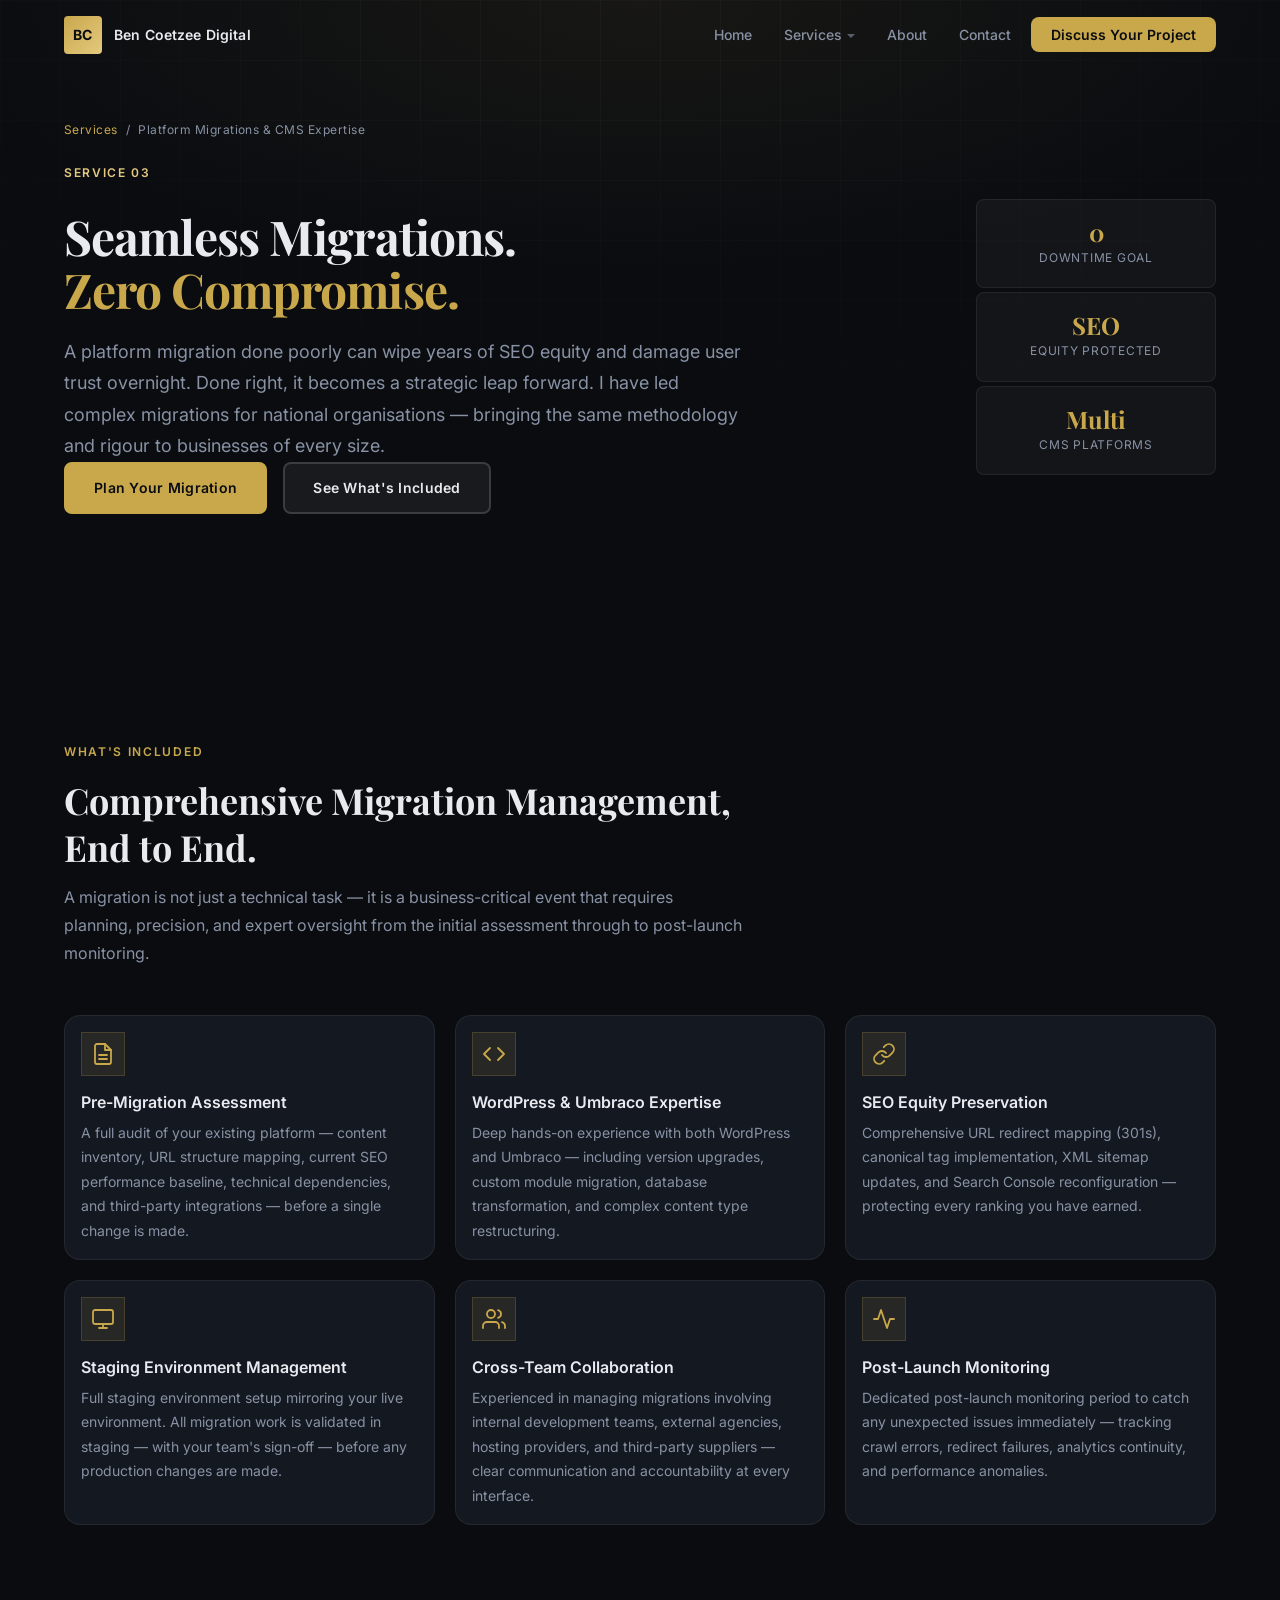
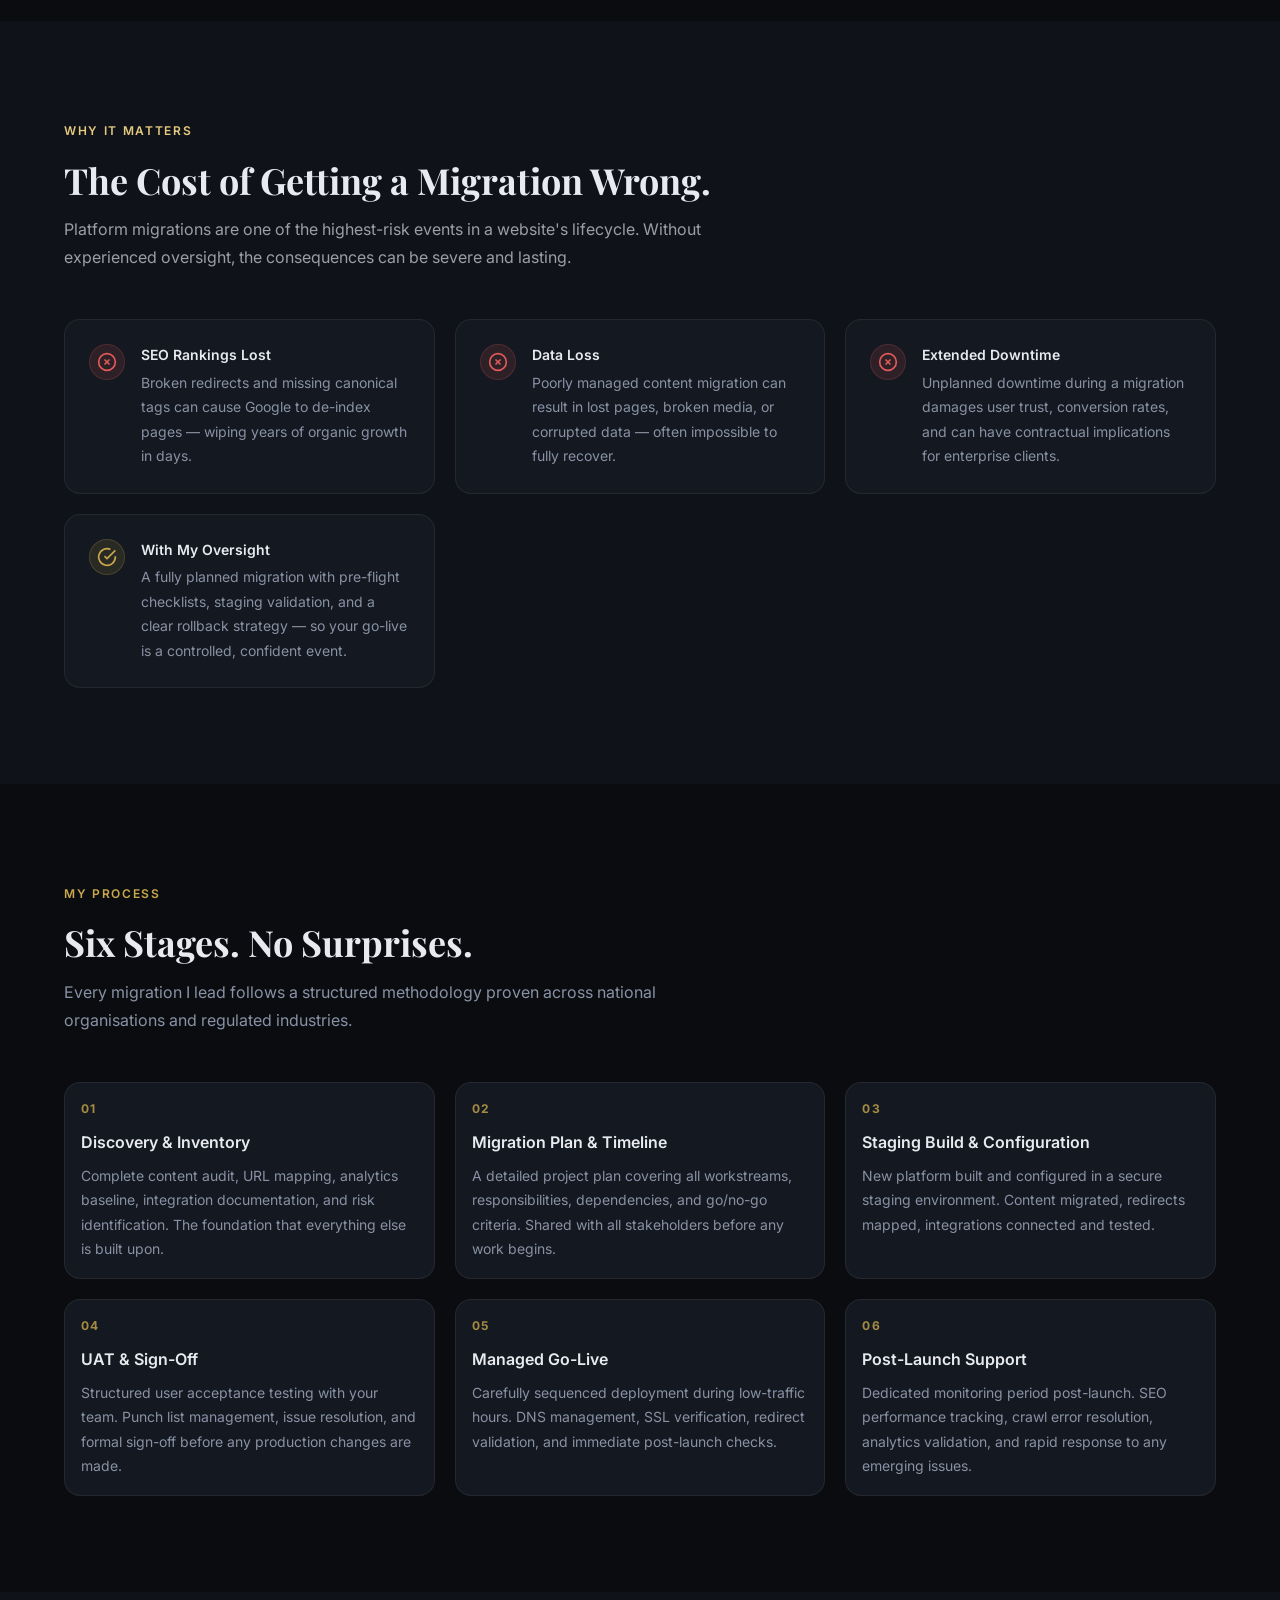
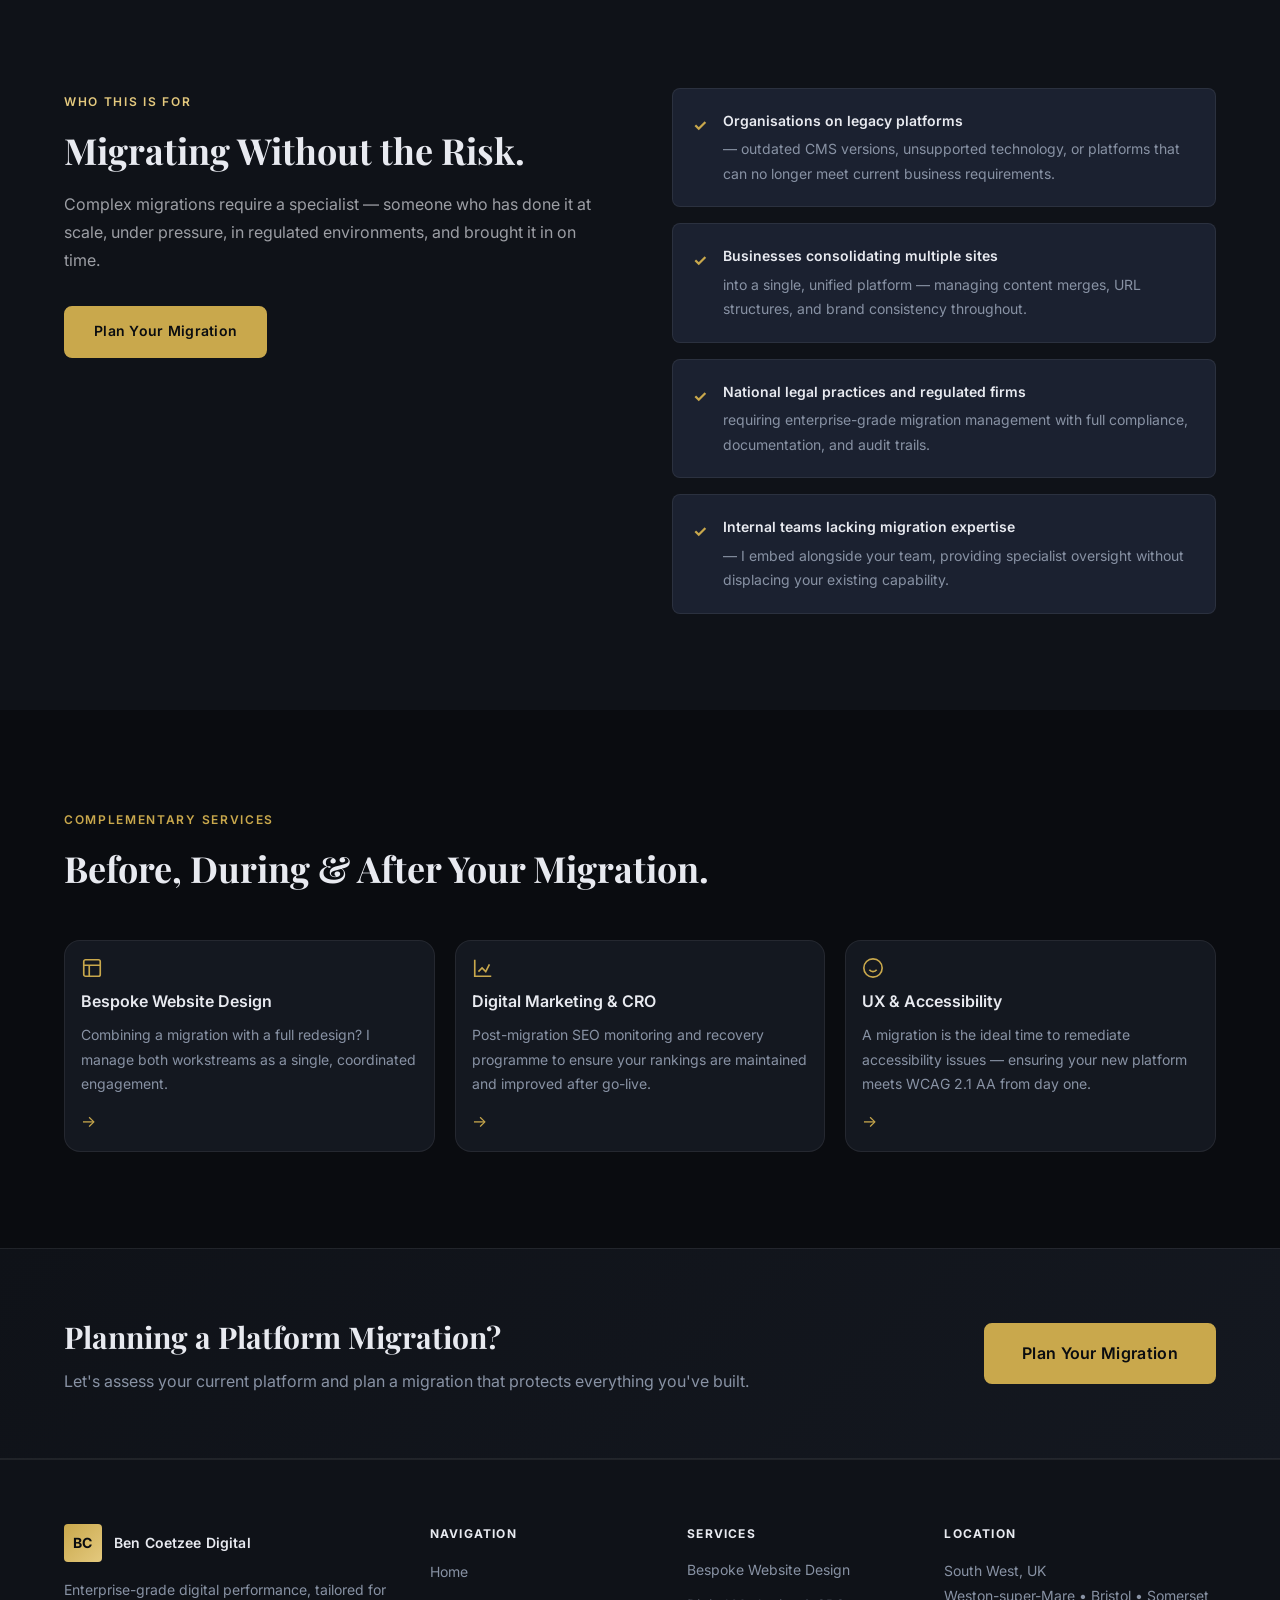
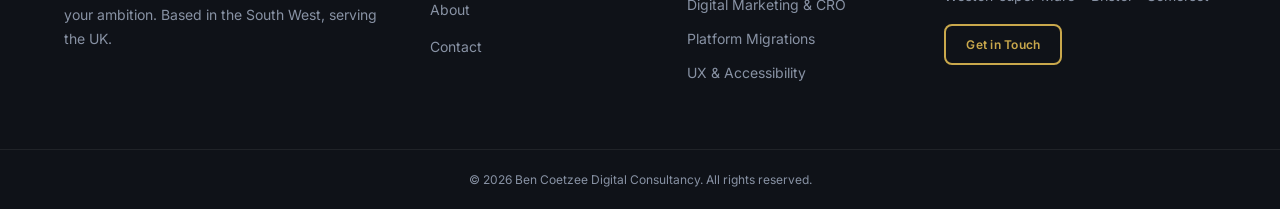
<file: service-platform-migrations.html>
<!DOCTYPE html>
<html lang="en">
<head>
  <meta charset="UTF-8" />
  <meta name="viewport" content="width=device-width, initial-scale=1.0" />
  <meta name="description" content="Platform migrations and CMS expertise by Ben Coetzee – seamless WordPress and Umbraco migrations with zero SEO loss, managed across the UK." />
  <title>Platform Migrations &amp; CMS Expertise | Ben Coetzee Digital</title>
  <link rel="stylesheet" href="assets/css/style.css" />
  <link rel="preconnect" href="https://fonts.googleapis.com" />
  <link rel="preconnect" href="https://fonts.gstatic.com" crossorigin />
  <link href="https://fonts.googleapis.com/css2?family=Inter:wght@300;400;500;600;700&family=Playfair+Display:wght@400;600;700&display=swap" rel="stylesheet" />
</head>
<body>

  <header class="site-header" id="site-header">
    <nav class="nav container">
      <a href="index.html" class="nav__logo">
        <span class="logo-mark">BC</span>
        <span class="logo-text">Ben Coetzee Digital</span>
      </a>
      <button class="nav__toggle" id="nav-toggle" aria-label="Toggle navigation" aria-expanded="false">
        <span></span><span></span><span></span>
      </button>
      <ul class="nav__links" id="nav-links">
        <li><a href="index.html" class="nav__link">Home</a></li>
        <li class="nav__item--dropdown">
          <a href="index.html#services" class="nav__link active" aria-haspopup="true" aria-expanded="false" id="services-toggle">Services</a>
          <ul class="nav__dropdown" aria-label="Services submenu">
            <li><a href="service-bespoke-design.html">Bespoke Website Design</a></li>
            <li><a href="service-digital-marketing.html">Digital Marketing &amp; CRO</a></li>
            <li><a href="service-platform-migrations.html" class="active">Platform Migrations</a></li>
            <li><a href="service-ux-accessibility.html">UX &amp; Accessibility</a></li>
            <li><a href="service-seo.html">SEO</a></li>
          </ul>
        </li>
        <li><a href="about.html" class="nav__link">About</a></li>
        <li><a href="contact.html" class="nav__link">Contact</a></li>
        <li><a href="contact.html" class="nav__link nav__cta">Discuss Your Project</a></li>
      </ul>
    </nav>
  </header>

  <main>

    <!-- Page Hero -->
    <section class="page-hero">
      <div class="page-hero__bg"><div class="hero__grid"></div></div>
      <div class="container page-hero__content">
        <div class="svc-breadcrumb">
          <a href="index.html#services">Services</a>
          <span aria-hidden="true">/</span>
          <span>Platform Migrations &amp; CMS Expertise</span>
        </div>
        <div class="svc-hero-inner">
          <div class="svc-hero-text">
            <span class="section-label section-label--light">Service 03</span>
            <h1 class="page-hero__title">Seamless Migrations.<br /><span class="highlight">Zero Compromise.</span></h1>
            <p class="page-hero__sub">A platform migration done poorly can wipe years of SEO equity and damage user trust overnight. Done right, it becomes a strategic leap forward. I have led complex migrations for national organisations — bringing the same methodology and rigour to businesses of every size.</p>
            <div class="hero__actions">
              <a href="contact.html" class="btn btn--primary">Plan Your Migration</a>
              <a href="#what-i-do" class="btn btn--ghost">See What's Included</a>
            </div>
          </div>
          <div class="svc-hero-stats">
            <div class="svc-stat">
              <span class="svc-stat__num">0</span>
              <span class="svc-stat__label">Downtime Goal</span>
            </div>
            <div class="svc-stat">
              <span class="svc-stat__num">SEO</span>
              <span class="svc-stat__label">Equity Protected</span>
            </div>
            <div class="svc-stat">
              <span class="svc-stat__num">Multi</span>
              <span class="svc-stat__label">CMS Platforms</span>
            </div>
          </div>
        </div>
      </div>
    </section>

    <!-- What I Deliver -->
    <section class="svc-deliverables section" id="what-i-do">
      <div class="container">
        <div class="section-header">
          <span class="section-label">What's Included</span>
          <h2 class="section-title">Comprehensive Migration Management, End to End.</h2>
          <p class="section-sub">A migration is not just a technical task — it is a business-critical event that requires planning, precision, and expert oversight from the initial assessment through to post-launch monitoring.</p>
        </div>
        <div class="deliverables-grid">
          <div class="deliverable-card">
            <div class="deliverable-card__icon">
              <svg width="24" height="24" viewBox="0 0 24 24" fill="none" stroke="currentColor" stroke-width="1.8" stroke-linecap="round" stroke-linejoin="round" aria-hidden="true"><path d="M14 2H6a2 2 0 0 0-2 2v16a2 2 0 0 0 2 2h12a2 2 0 0 0 2-2V8z"/><polyline points="14 2 14 8 20 8"/><line x1="16" y1="13" x2="8" y2="13"/><line x1="16" y1="17" x2="8" y2="17"/></svg>
            </div>
            <h3>Pre-Migration Assessment</h3>
            <p>A full audit of your existing platform — content inventory, URL structure mapping, current SEO performance baseline, technical dependencies, and third-party integrations — before a single change is made.</p>
          </div>
          <div class="deliverable-card">
            <div class="deliverable-card__icon">
              <svg width="24" height="24" viewBox="0 0 24 24" fill="none" stroke="currentColor" stroke-width="1.8" stroke-linecap="round" stroke-linejoin="round" aria-hidden="true"><polyline points="16 18 22 12 16 6"/><polyline points="8 6 2 12 8 18"/></svg>
            </div>
            <h3>WordPress &amp; Umbraco Expertise</h3>
            <p>Deep hands-on experience with both WordPress and Umbraco — including version upgrades, custom module migration, database transformation, and complex content type restructuring.</p>
          </div>
          <div class="deliverable-card">
            <div class="deliverable-card__icon">
              <svg width="24" height="24" viewBox="0 0 24 24" fill="none" stroke="currentColor" stroke-width="1.8" stroke-linecap="round" stroke-linejoin="round" aria-hidden="true"><path d="M10 13a5 5 0 0 0 7.54.54l3-3a5 5 0 0 0-7.07-7.07l-1.72 1.71"/><path d="M14 11a5 5 0 0 0-7.54-.54l-3 3a5 5 0 0 0 7.07 7.07l1.71-1.71"/></svg>
            </div>
            <h3>SEO Equity Preservation</h3>
            <p>Comprehensive URL redirect mapping (301s), canonical tag implementation, XML sitemap updates, and Search Console reconfiguration — protecting every ranking you have earned.</p>
          </div>
          <div class="deliverable-card">
            <div class="deliverable-card__icon">
              <svg width="24" height="24" viewBox="0 0 24 24" fill="none" stroke="currentColor" stroke-width="1.8" stroke-linecap="round" stroke-linejoin="round" aria-hidden="true"><rect x="2" y="3" width="20" height="14" rx="2"/><line x1="8" y1="21" x2="16" y2="21"/><line x1="12" y1="17" x2="12" y2="21"/></svg>
            </div>
            <h3>Staging Environment Management</h3>
            <p>Full staging environment setup mirroring your live environment. All migration work is validated in staging — with your team's sign-off — before any production changes are made.</p>
          </div>
          <div class="deliverable-card">
            <div class="deliverable-card__icon">
              <svg width="24" height="24" viewBox="0 0 24 24" fill="none" stroke="currentColor" stroke-width="1.8" stroke-linecap="round" stroke-linejoin="round" aria-hidden="true"><path d="M17 21v-2a4 4 0 0 0-4-4H5a4 4 0 0 0-4 4v2"/><circle cx="9" cy="7" r="4"/><path d="M23 21v-2a4 4 0 0 0-3-3.87"/><path d="M16 3.13a4 4 0 0 1 0 7.75"/></svg>
            </div>
            <h3>Cross-Team Collaboration</h3>
            <p>Experienced in managing migrations involving internal development teams, external agencies, hosting providers, and third-party suppliers — clear communication and accountability at every interface.</p>
          </div>
          <div class="deliverable-card">
            <div class="deliverable-card__icon">
              <svg width="24" height="24" viewBox="0 0 24 24" fill="none" stroke="currentColor" stroke-width="1.8" stroke-linecap="round" stroke-linejoin="round" aria-hidden="true"><path d="M22 12h-4l-3 9L9 3l-3 9H2"/></svg>
            </div>
            <h3>Post-Launch Monitoring</h3>
            <p>Dedicated post-launch monitoring period to catch any unexpected issues immediately — tracking crawl errors, redirect failures, analytics continuity, and performance anomalies.</p>
          </div>
        </div>
      </div>
    </section>

    <!-- Risk Section -->
    <section class="svc-risk section section--dark" id="risks">
      <div class="container">
        <div class="section-header">
          <span class="section-label section-label--light">Why It Matters</span>
          <h2 class="section-title section-title--light">The Cost of Getting a Migration Wrong.</h2>
          <p class="section-sub section-sub--light">Platform migrations are one of the highest-risk events in a website's lifecycle. Without experienced oversight, the consequences can be severe and lasting.</p>
        </div>
        <div class="risk-grid">
          <div class="risk-item">
            <div class="risk-item__icon risk-item__icon--bad">
              <svg width="20" height="20" viewBox="0 0 24 24" fill="none" stroke="currentColor" stroke-width="2" aria-hidden="true"><circle cx="12" cy="12" r="10"/><line x1="15" y1="9" x2="9" y2="15"/><line x1="9" y1="9" x2="15" y2="15"/></svg>
            </div>
            <div>
              <strong>SEO Rankings Lost</strong>
              <p>Broken redirects and missing canonical tags can cause Google to de-index pages — wiping years of organic growth in days.</p>
            </div>
          </div>
          <div class="risk-item">
            <div class="risk-item__icon risk-item__icon--bad">
              <svg width="20" height="20" viewBox="0 0 24 24" fill="none" stroke="currentColor" stroke-width="2" aria-hidden="true"><circle cx="12" cy="12" r="10"/><line x1="15" y1="9" x2="9" y2="15"/><line x1="9" y1="9" x2="15" y2="15"/></svg>
            </div>
            <div>
              <strong>Data Loss</strong>
              <p>Poorly managed content migration can result in lost pages, broken media, or corrupted data — often impossible to fully recover.</p>
            </div>
          </div>
          <div class="risk-item">
            <div class="risk-item__icon risk-item__icon--bad">
              <svg width="20" height="20" viewBox="0 0 24 24" fill="none" stroke="currentColor" stroke-width="2" aria-hidden="true"><circle cx="12" cy="12" r="10"/><line x1="15" y1="9" x2="9" y2="15"/><line x1="9" y1="9" x2="15" y2="15"/></svg>
            </div>
            <div>
              <strong>Extended Downtime</strong>
              <p>Unplanned downtime during a migration damages user trust, conversion rates, and can have contractual implications for enterprise clients.</p>
            </div>
          </div>
          <div class="risk-item">
            <div class="risk-item__icon risk-item__icon--good">
              <svg width="20" height="20" viewBox="0 0 24 24" fill="none" stroke="currentColor" stroke-width="2" aria-hidden="true"><path d="M22 11.08V12a10 10 0 1 1-5.93-9.14"/><polyline points="22 4 12 14.01 9 11.01"/></svg>
            </div>
            <div>
              <strong>With My Oversight</strong>
              <p>A fully planned migration with pre-flight checklists, staging validation, and a clear rollback strategy — so your go-live is a controlled, confident event.</p>
            </div>
          </div>
        </div>
      </div>
    </section>

    <!-- Process -->
    <section class="svc-process section" id="process">
      <div class="container">
        <div class="section-header">
          <span class="section-label">My Process</span>
          <h2 class="section-title">Six Stages. No Surprises.</h2>
          <p class="section-sub">Every migration I lead follows a structured methodology proven across national organisations and regulated industries.</p>
        </div>
        <div class="process-steps">
          <div class="process-step process-step--light">
            <div class="process-step__num">01</div>
            <div class="process-step__body">
              <h3>Discovery &amp; Inventory</h3>
              <p>Complete content audit, URL mapping, analytics baseline, integration documentation, and risk identification. The foundation that everything else is built upon.</p>
            </div>
          </div>
          <div class="process-step process-step--light">
            <div class="process-step__num">02</div>
            <div class="process-step__body">
              <h3>Migration Plan &amp; Timeline</h3>
              <p>A detailed project plan covering all workstreams, responsibilities, dependencies, and go/no-go criteria. Shared with all stakeholders before any work begins.</p>
            </div>
          </div>
          <div class="process-step process-step--light">
            <div class="process-step__num">03</div>
            <div class="process-step__body">
              <h3>Staging Build &amp; Configuration</h3>
              <p>New platform built and configured in a secure staging environment. Content migrated, redirects mapped, integrations connected and tested.</p>
            </div>
          </div>
          <div class="process-step process-step--light">
            <div class="process-step__num">04</div>
            <div class="process-step__body">
              <h3>UAT &amp; Sign-Off</h3>
              <p>Structured user acceptance testing with your team. Punch list management, issue resolution, and formal sign-off before any production changes are made.</p>
            </div>
          </div>
          <div class="process-step process-step--light">
            <div class="process-step__num">05</div>
            <div class="process-step__body">
              <h3>Managed Go-Live</h3>
              <p>Carefully sequenced deployment during low-traffic hours. DNS management, SSL verification, redirect validation, and immediate post-launch checks.</p>
            </div>
          </div>
          <div class="process-step process-step--light">
            <div class="process-step__num">06</div>
            <div class="process-step__body">
              <h3>Post-Launch Support</h3>
              <p>Dedicated monitoring period post-launch. SEO performance tracking, crawl error resolution, analytics validation, and rapid response to any emerging issues.</p>
            </div>
          </div>
        </div>
      </div>
    </section>

    <!-- Who It's For -->
    <section class="svc-audience section section--dark" id="audience">
      <div class="container svc-audience__inner">
        <div class="svc-audience__text">
          <span class="section-label section-label--light">Who This Is For</span>
          <h2 class="section-title section-title--light">Migrating Without the Risk.</h2>
          <p>Complex migrations require a specialist — someone who has done it at scale, under pressure, in regulated environments, and brought it in on time.</p>
          <a href="contact.html" class="btn btn--primary">Plan Your Migration</a>
        </div>
        <div class="svc-audience__list">
          <div class="audience-item audience-item--dark">
            <div class="audience-item__check" aria-hidden="true">&#10003;</div>
            <div>
              <strong>Organisations on legacy platforms</strong> — outdated CMS versions, unsupported technology, or platforms that can no longer meet current business requirements.
            </div>
          </div>
          <div class="audience-item audience-item--dark">
            <div class="audience-item__check" aria-hidden="true">&#10003;</div>
            <div>
              <strong>Businesses consolidating multiple sites</strong> into a single, unified platform — managing content merges, URL structures, and brand consistency throughout.
            </div>
          </div>
          <div class="audience-item audience-item--dark">
            <div class="audience-item__check" aria-hidden="true">&#10003;</div>
            <div>
              <strong>National legal practices and regulated firms</strong> requiring enterprise-grade migration management with full compliance, documentation, and audit trails.
            </div>
          </div>
          <div class="audience-item audience-item--dark">
            <div class="audience-item__check" aria-hidden="true">&#10003;</div>
            <div>
              <strong>Internal teams lacking migration expertise</strong> — I embed alongside your team, providing specialist oversight without displacing your existing capability.
            </div>
          </div>
        </div>
      </div>
    </section>

    <!-- Related Services -->
    <section class="related-services section" id="related">
      <div class="container">
        <div class="section-header">
          <span class="section-label">Complementary Services</span>
          <h2 class="section-title">Before, During &amp; After Your Migration.</h2>
        </div>
        <div class="related-grid">
          <a href="service-bespoke-design.html" class="related-card">
            <div class="related-card__icon">
              <svg width="22" height="22" viewBox="0 0 24 24" fill="none" stroke="currentColor" stroke-width="1.8" aria-hidden="true"><rect x="3" y="3" width="18" height="18" rx="2"/><path d="M3 9h18M9 21V9"/></svg>
            </div>
            <h3>Bespoke Website Design</h3>
            <p>Combining a migration with a full redesign? I manage both workstreams as a single, coordinated engagement.</p>
            <span class="related-card__arrow">&rarr;</span>
          </a>
          <a href="service-digital-marketing.html" class="related-card">
            <div class="related-card__icon">
              <svg width="22" height="22" viewBox="0 0 24 24" fill="none" stroke="currentColor" stroke-width="1.8" aria-hidden="true"><path d="M3 3v18h18"/><path d="M7 16l4-4 4 4 4-8"/></svg>
            </div>
            <h3>Digital Marketing &amp; CRO</h3>
            <p>Post-migration SEO monitoring and recovery programme to ensure your rankings are maintained and improved after go-live.</p>
            <span class="related-card__arrow">&rarr;</span>
          </a>
          <a href="service-ux-accessibility.html" class="related-card">
            <div class="related-card__icon">
              <svg width="22" height="22" viewBox="0 0 24 24" fill="none" stroke="currentColor" stroke-width="1.8" aria-hidden="true"><circle cx="12" cy="12" r="10"/><path d="M8 14s1.5 2 4 2 4-2 4-2"/><line x1="9" y1="9" x2="9.01" y2="9"/><line x1="15" y1="9" x2="15.01" y2="9"/></svg>
            </div>
            <h3>UX &amp; Accessibility</h3>
            <p>A migration is the ideal time to remediate accessibility issues — ensuring your new platform meets WCAG 2.1 AA from day one.</p>
            <span class="related-card__arrow">&rarr;</span>
          </a>
        </div>
      </div>
    </section>

    <section class="cta-banner section--dark" aria-label="Call to action">
      <div class="container cta-banner__inner">
        <div class="cta-banner__text">
          <h2>Planning a Platform Migration?</h2>
          <p>Let's assess your current platform and plan a migration that protects everything you've built.</p>
        </div>
        <a href="contact.html" class="btn btn--primary btn--lg">Plan Your Migration</a>
      </div>
    </section>

  </main>

  <footer class="site-footer">
    <div class="container footer__inner">
      <div class="footer__brand">
        <a href="index.html" class="nav__logo">
          <span class="logo-mark">BC</span>
          <span class="logo-text">Ben Coetzee Digital</span>
        </a>
        <p>Enterprise-grade digital performance, tailored for your ambition. Based in the South West, serving the UK.</p>
      </div>
      <nav class="footer__nav" aria-label="Footer navigation">
        <h3>Navigation</h3>
        <ul>
          <li><a href="index.html">Home</a></li>
          <li><a href="about.html">About</a></li>
          <li><a href="contact.html">Contact</a></li>
        </ul>
      </nav>
      <div class="footer__services">
        <h3>Services</h3>
        <ul>
          <li><a href="service-bespoke-design.html">Bespoke Website Design</a></li>
          <li><a href="service-digital-marketing.html">Digital Marketing &amp; CRO</a></li>
          <li><a href="service-platform-migrations.html">Platform Migrations</a></li>
          <li><a href="service-ux-accessibility.html">UX &amp; Accessibility</a></li>
        </ul>
      </div>
      <div class="footer__contact">
        <h3>Location</h3>
        <p>South West, UK<br />Weston-super-Mare &bull; Bristol &bull; Somerset</p>
        <a href="contact.html" class="btn btn--outline btn--sm">Get in Touch</a>
      </div>
    </div>
    <div class="footer__bottom">
      <div class="container">
        <p>&copy; <span id="year"></span> Ben Coetzee Digital Consultancy. All rights reserved.</p>
      </div>
    </div>
  </footer>

  <script src="assets/js/main.js"></script>
</body>
</html>
</file>
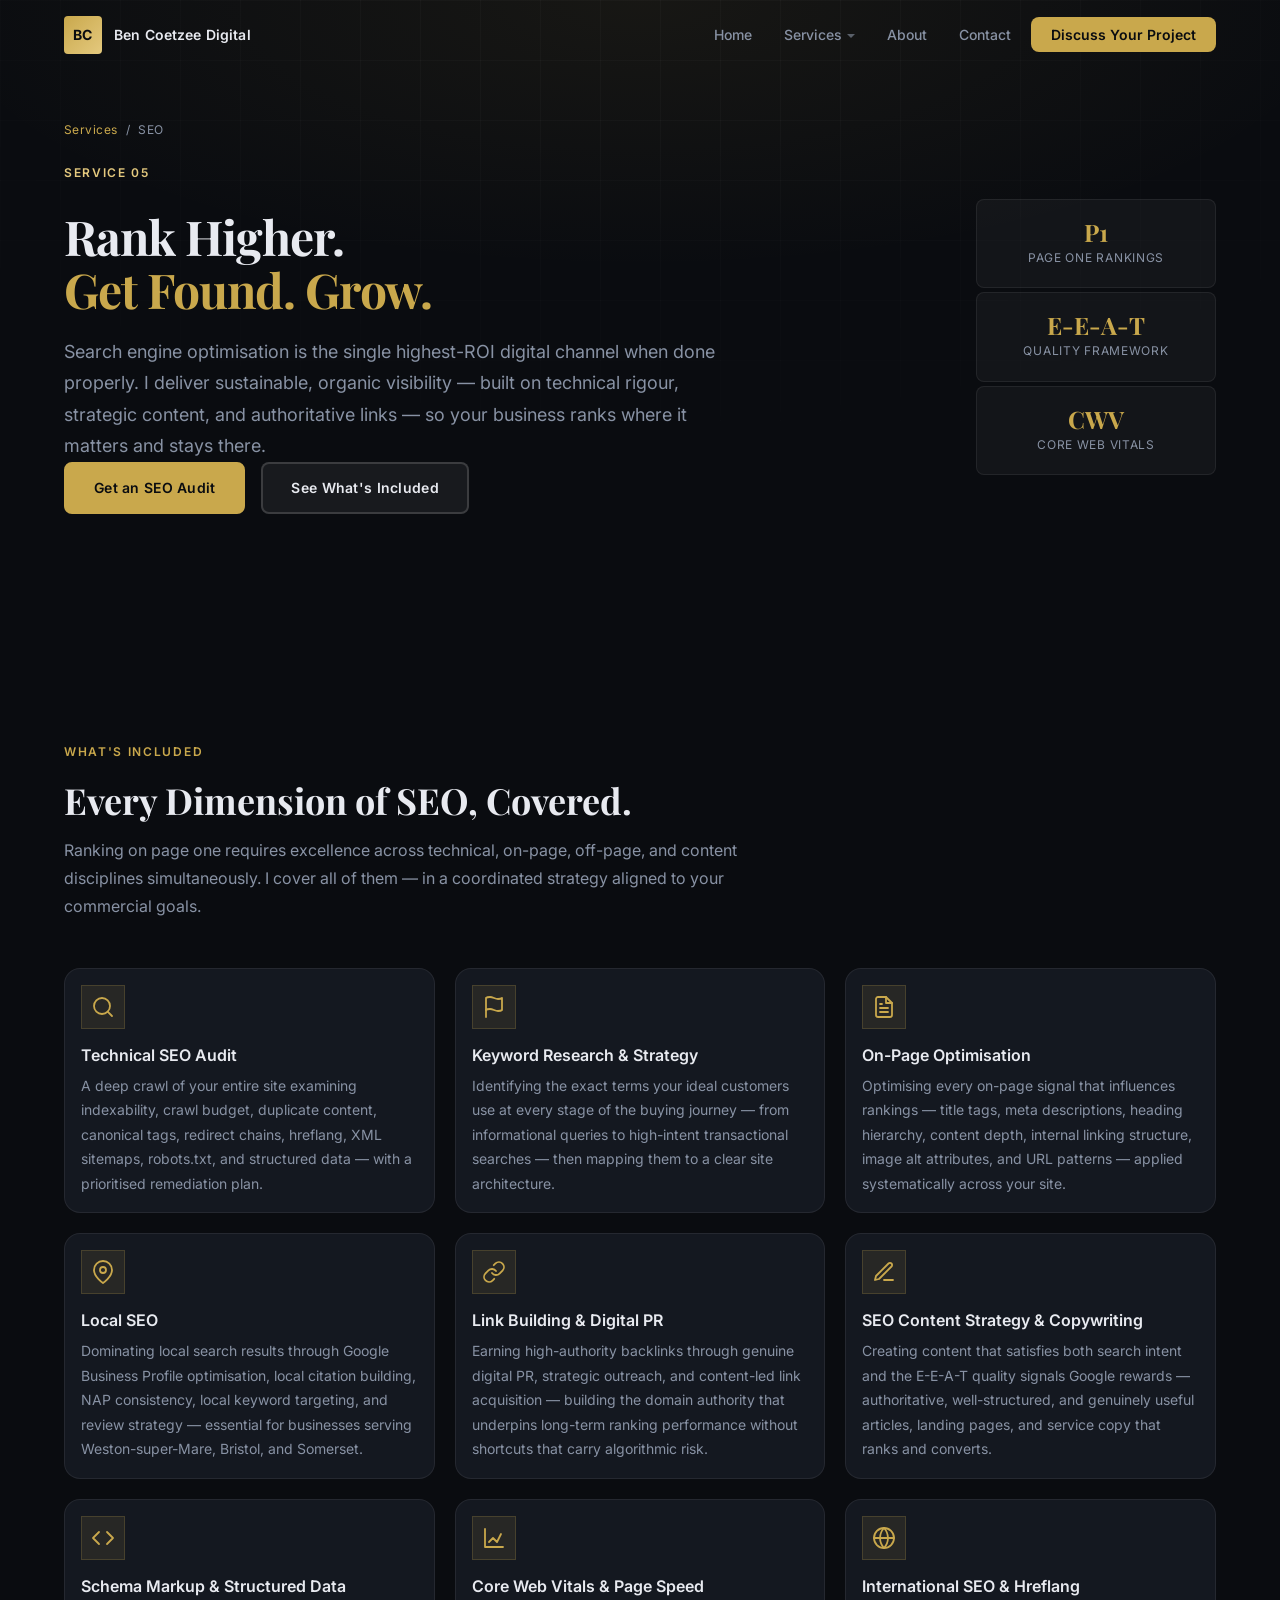
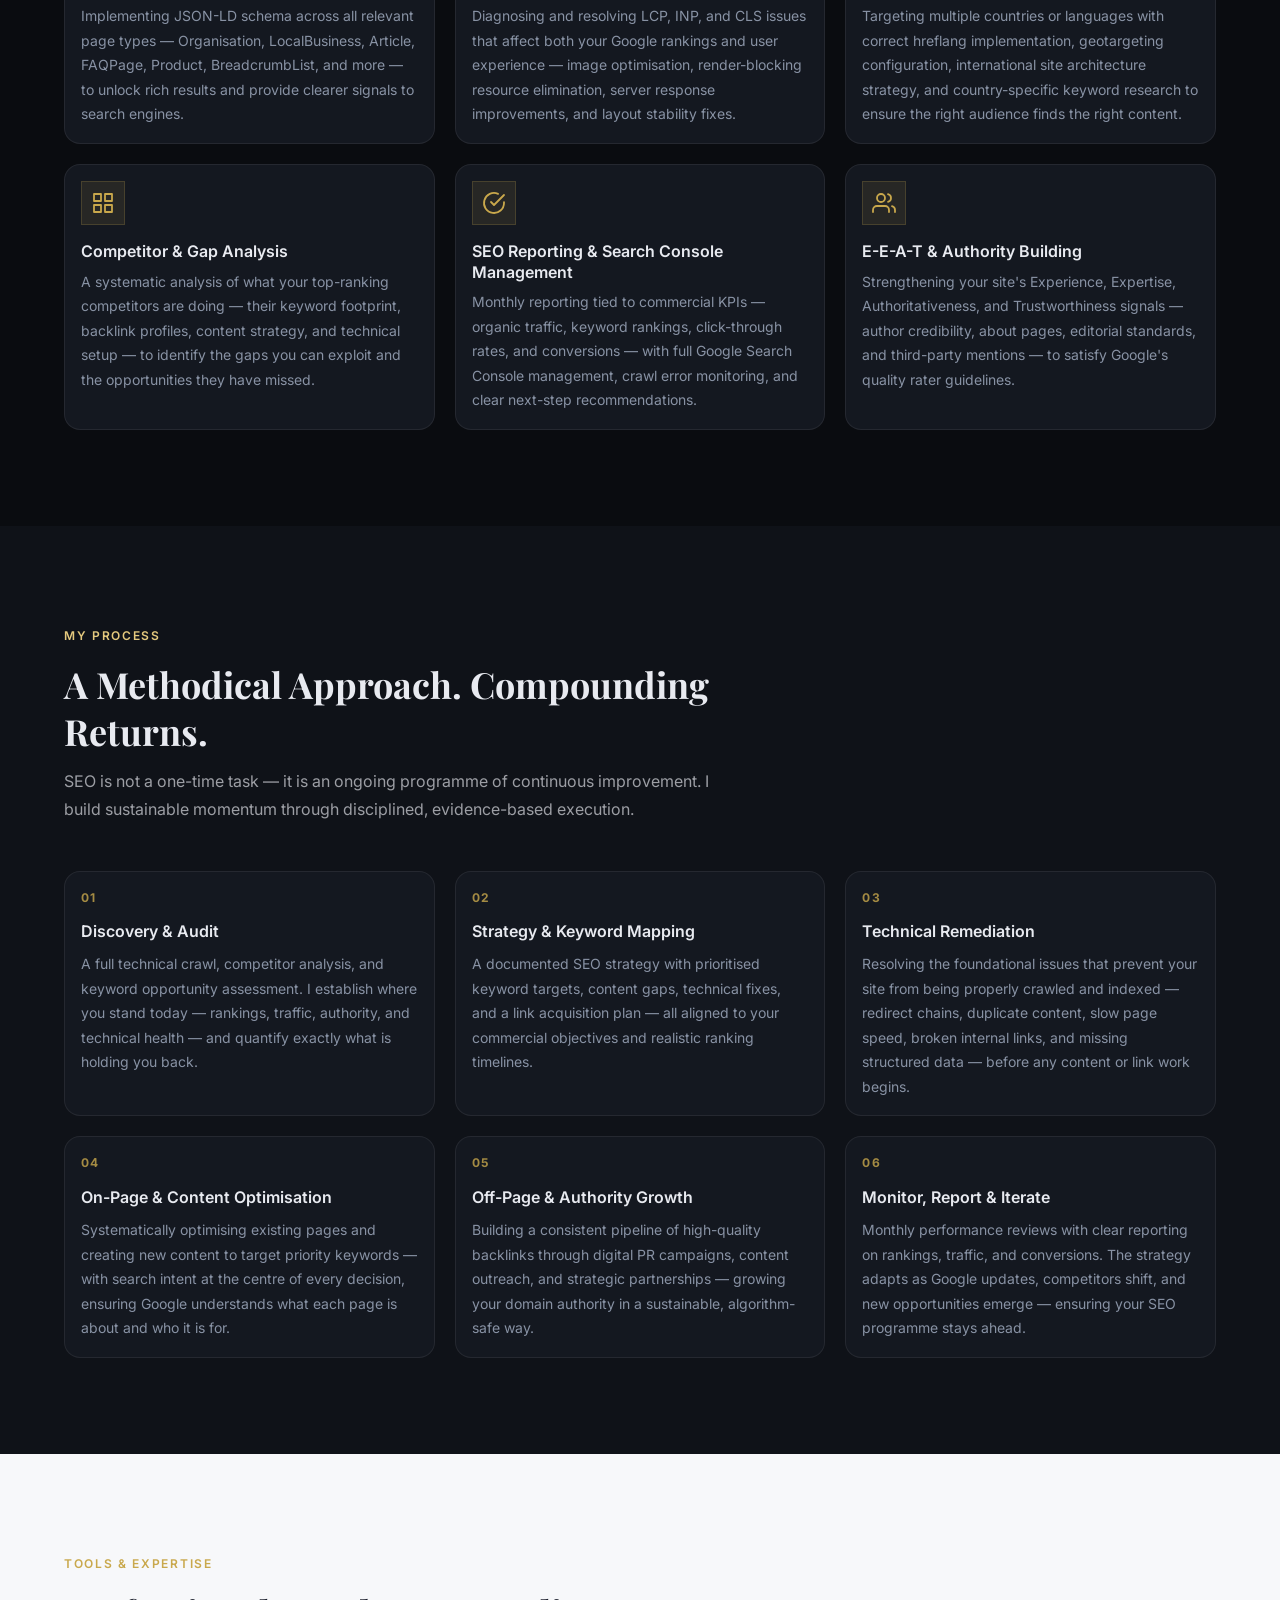
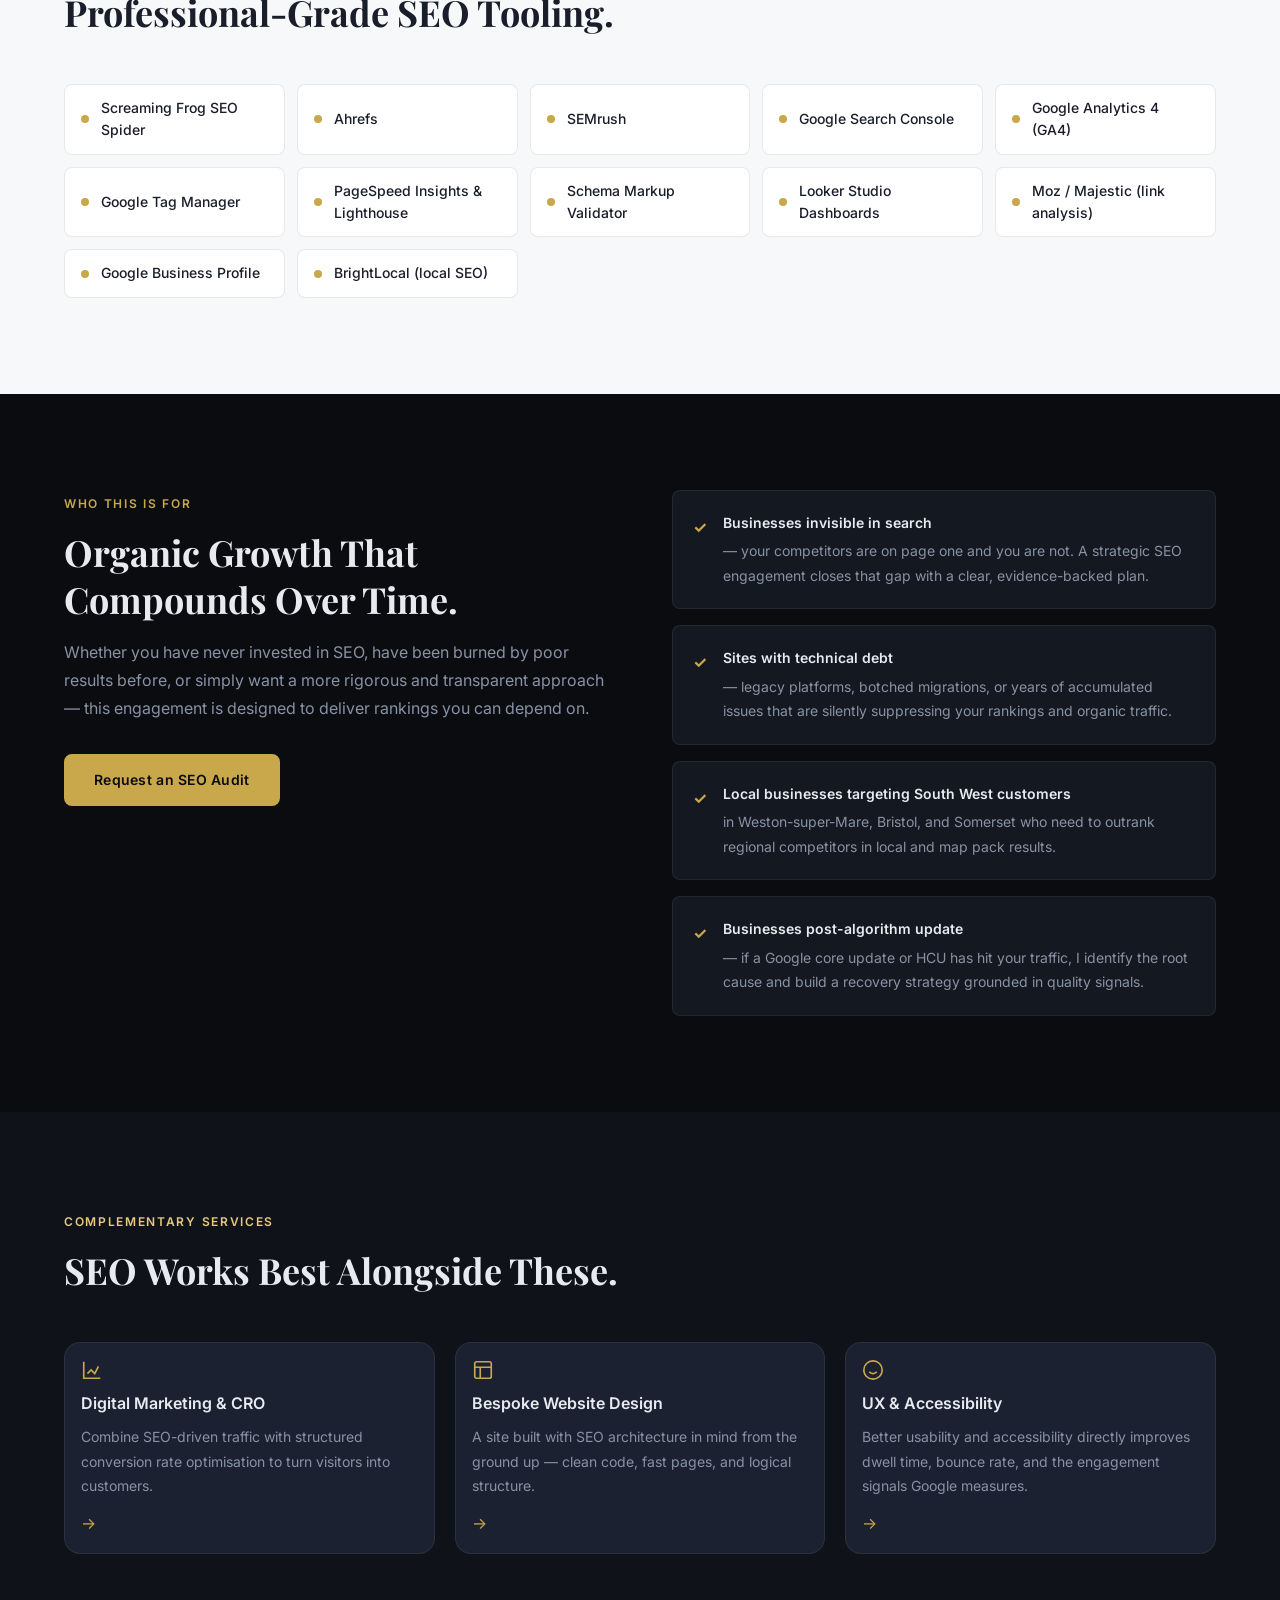
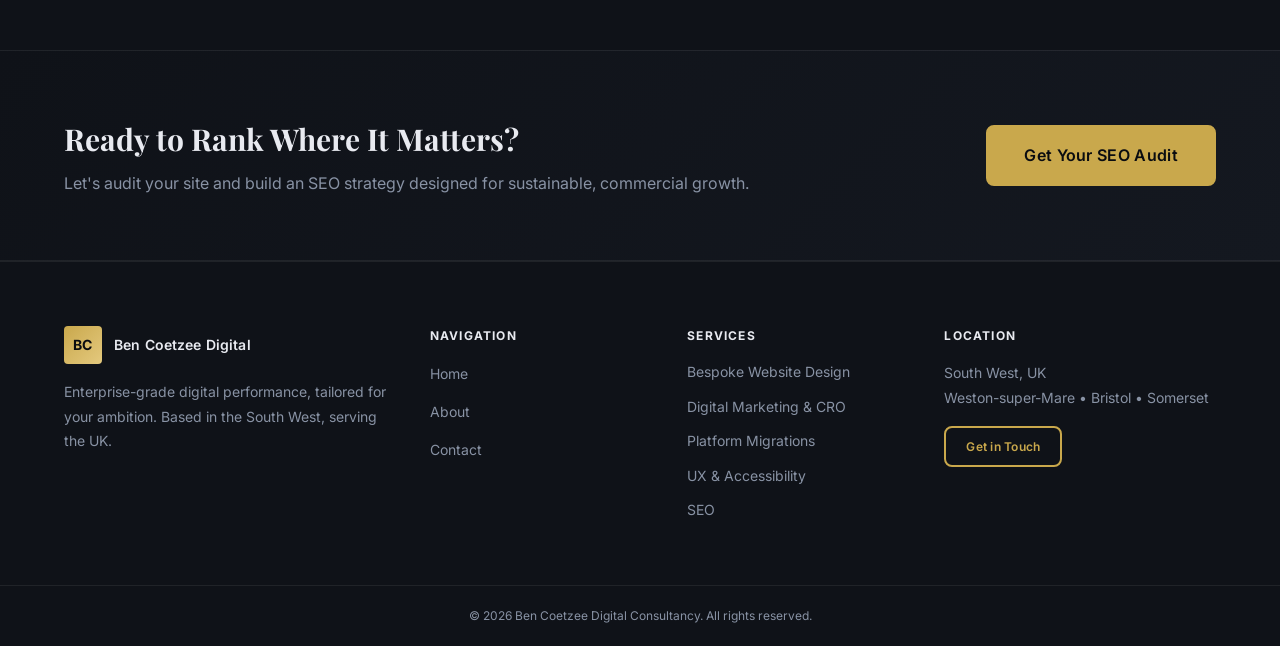
<file: service-seo.html>
<!DOCTYPE html>
<html lang="en">
<head>
  <meta charset="UTF-8" />
  <meta name="viewport" content="width=device-width, initial-scale=1.0" />
  <meta name="description" content="SEO services by Ben Coetzee – technical SEO, keyword strategy, local SEO, link building, schema markup, and Core Web Vitals optimisation for businesses across the South West and UK." />
  <title>SEO Services | Ben Coetzee Digital</title>
  <link rel="stylesheet" href="assets/css/style.css" />
  <link rel="preconnect" href="https://fonts.googleapis.com" />
  <link rel="preconnect" href="https://fonts.gstatic.com" crossorigin />
  <link href="https://fonts.googleapis.com/css2?family=Inter:wght@300;400;500;600;700&family=Playfair+Display:wght@400;600;700&display=swap" rel="stylesheet" />
</head>
<body>

  <header class="site-header" id="site-header">
    <nav class="nav container">
      <a href="index.html" class="nav__logo">
        <span class="logo-mark">BC</span>
        <span class="logo-text">Ben Coetzee Digital</span>
      </a>
      <button class="nav__toggle" id="nav-toggle" aria-label="Toggle navigation" aria-expanded="false">
        <span></span><span></span><span></span>
      </button>
      <ul class="nav__links" id="nav-links">
        <li><a href="index.html" class="nav__link">Home</a></li>
        <li class="nav__item--dropdown">
          <a href="index.html#services" class="nav__link active" aria-haspopup="true" aria-expanded="false" id="services-toggle">Services</a>
          <ul class="nav__dropdown" aria-label="Services submenu">
            <li><a href="service-bespoke-design.html">Bespoke Website Design</a></li>
            <li><a href="service-digital-marketing.html">Digital Marketing &amp; CRO</a></li>
            <li><a href="service-platform-migrations.html">Platform Migrations</a></li>
            <li><a href="service-ux-accessibility.html">UX &amp; Accessibility</a></li>
            <li><a href="service-seo.html" class="active">SEO</a></li>
          </ul>
        </li>
        <li><a href="about.html" class="nav__link">About</a></li>
        <li><a href="contact.html" class="nav__link">Contact</a></li>
        <li><a href="contact.html" class="nav__link nav__cta">Discuss Your Project</a></li>
      </ul>
    </nav>
  </header>

  <main>

    <!-- Page Hero -->
    <section class="page-hero">
      <div class="page-hero__bg"><div class="hero__grid"></div></div>
      <div class="container page-hero__content">
        <div class="svc-breadcrumb">
          <a href="index.html#services">Services</a>
          <span aria-hidden="true">/</span>
          <span>SEO</span>
        </div>
        <div class="svc-hero-inner">
          <div class="svc-hero-text">
            <span class="section-label section-label--light">Service 05</span>
            <h1 class="page-hero__title">Rank Higher.<br /><span class="highlight">Get Found. Grow.</span></h1>
            <p class="page-hero__sub">Search engine optimisation is the single highest-ROI digital channel when done properly. I deliver sustainable, organic visibility — built on technical rigour, strategic content, and authoritative links — so your business ranks where it matters and stays there.</p>
            <div class="hero__actions">
              <a href="contact.html" class="btn btn--primary">Get an SEO Audit</a>
              <a href="#what-i-do" class="btn btn--ghost">See What's Included</a>
            </div>
          </div>
          <div class="svc-hero-stats">
            <div class="svc-stat">
              <span class="svc-stat__num">P1</span>
              <span class="svc-stat__label">Page One Rankings</span>
            </div>
            <div class="svc-stat">
              <span class="svc-stat__num">E-E-A-T</span>
              <span class="svc-stat__label">Quality Framework</span>
            </div>
            <div class="svc-stat">
              <span class="svc-stat__num">CWV</span>
              <span class="svc-stat__label">Core Web Vitals</span>
            </div>
          </div>
        </div>
      </div>
    </section>

    <!-- What I Do -->
    <section class="svc-deliverables section" id="what-i-do">
      <div class="container">
        <div class="section-header">
          <span class="section-label">What's Included</span>
          <h2 class="section-title">Every Dimension of SEO, Covered.</h2>
          <p class="section-sub">Ranking on page one requires excellence across technical, on-page, off-page, and content disciplines simultaneously. I cover all of them — in a coordinated strategy aligned to your commercial goals.</p>
        </div>
        <div class="deliverables-grid">
          <div class="deliverable-card">
            <div class="deliverable-card__icon">
              <svg width="24" height="24" viewBox="0 0 24 24" fill="none" stroke="currentColor" stroke-width="1.8" stroke-linecap="round" stroke-linejoin="round" aria-hidden="true"><circle cx="11" cy="11" r="8"/><line x1="21" y1="21" x2="16.65" y2="16.65"/></svg>
            </div>
            <h3>Technical SEO Audit</h3>
            <p>A deep crawl of your entire site examining indexability, crawl budget, duplicate content, canonical tags, redirect chains, hreflang, XML sitemaps, robots.txt, and structured data — with a prioritised remediation plan.</p>
          </div>
          <div class="deliverable-card">
            <div class="deliverable-card__icon">
              <svg width="24" height="24" viewBox="0 0 24 24" fill="none" stroke="currentColor" stroke-width="1.8" stroke-linecap="round" stroke-linejoin="round" aria-hidden="true"><path d="M4 15s1-1 4-1 5 2 8 2 4-1 4-1V3s-1 1-4 1-5-2-8-2-4 1-4 1z"/><line x1="4" y1="22" x2="4" y2="15"/></svg>
            </div>
            <h3>Keyword Research &amp; Strategy</h3>
            <p>Identifying the exact terms your ideal customers use at every stage of the buying journey — from informational queries to high-intent transactional searches — then mapping them to a clear site architecture.</p>
          </div>
          <div class="deliverable-card">
            <div class="deliverable-card__icon">
              <svg width="24" height="24" viewBox="0 0 24 24" fill="none" stroke="currentColor" stroke-width="1.8" stroke-linecap="round" stroke-linejoin="round" aria-hidden="true"><path d="M14 2H6a2 2 0 0 0-2 2v16a2 2 0 0 0 2 2h12a2 2 0 0 0 2-2V8z"/><polyline points="14 2 14 8 20 8"/><line x1="16" y1="13" x2="8" y2="13"/><line x1="16" y1="17" x2="8" y2="17"/><polyline points="10 9 9 9 8 9"/></svg>
            </div>
            <h3>On-Page Optimisation</h3>
            <p>Optimising every on-page signal that influences rankings — title tags, meta descriptions, heading hierarchy, content depth, internal linking structure, image alt attributes, and URL patterns — applied systematically across your site.</p>
          </div>
          <div class="deliverable-card">
            <div class="deliverable-card__icon">
              <svg width="24" height="24" viewBox="0 0 24 24" fill="none" stroke="currentColor" stroke-width="1.8" stroke-linecap="round" stroke-linejoin="round" aria-hidden="true"><path d="M21 10c0 7-9 13-9 13s-9-6-9-13a9 9 0 0 1 18 0z"/><circle cx="12" cy="10" r="3"/></svg>
            </div>
            <h3>Local SEO</h3>
            <p>Dominating local search results through Google Business Profile optimisation, local citation building, NAP consistency, local keyword targeting, and review strategy — essential for businesses serving Weston-super-Mare, Bristol, and Somerset.</p>
          </div>
          <div class="deliverable-card">
            <div class="deliverable-card__icon">
              <svg width="24" height="24" viewBox="0 0 24 24" fill="none" stroke="currentColor" stroke-width="1.8" stroke-linecap="round" stroke-linejoin="round" aria-hidden="true"><path d="M10 13a5 5 0 0 0 7.54.54l3-3a5 5 0 0 0-7.07-7.07l-1.72 1.71"/><path d="M14 11a5 5 0 0 0-7.54-.54l-3 3a5 5 0 0 0 7.07 7.07l1.71-1.71"/></svg>
            </div>
            <h3>Link Building &amp; Digital PR</h3>
            <p>Earning high-authority backlinks through genuine digital PR, strategic outreach, and content-led link acquisition — building the domain authority that underpins long-term ranking performance without shortcuts that carry algorithmic risk.</p>
          </div>
          <div class="deliverable-card">
            <div class="deliverable-card__icon">
              <svg width="24" height="24" viewBox="0 0 24 24" fill="none" stroke="currentColor" stroke-width="1.8" stroke-linecap="round" stroke-linejoin="round" aria-hidden="true"><path d="M12 20h9"/><path d="M16.5 3.5a2.121 2.121 0 0 1 3 3L7 19l-4 1 1-4L16.5 3.5z"/></svg>
            </div>
            <h3>SEO Content Strategy &amp; Copywriting</h3>
            <p>Creating content that satisfies both search intent and the E-E-A-T quality signals Google rewards — authoritative, well-structured, and genuinely useful articles, landing pages, and service copy that ranks and converts.</p>
          </div>
          <div class="deliverable-card">
            <div class="deliverable-card__icon">
              <svg width="24" height="24" viewBox="0 0 24 24" fill="none" stroke="currentColor" stroke-width="1.8" stroke-linecap="round" stroke-linejoin="round" aria-hidden="true"><polyline points="16 18 22 12 16 6"/><polyline points="8 6 2 12 8 18"/></svg>
            </div>
            <h3>Schema Markup &amp; Structured Data</h3>
            <p>Implementing JSON-LD schema across all relevant page types — Organisation, LocalBusiness, Article, FAQPage, Product, BreadcrumbList, and more — to unlock rich results and provide clearer signals to search engines.</p>
          </div>
          <div class="deliverable-card">
            <div class="deliverable-card__icon">
              <svg width="24" height="24" viewBox="0 0 24 24" fill="none" stroke="currentColor" stroke-width="1.8" stroke-linecap="round" stroke-linejoin="round" aria-hidden="true"><path d="M3 3v18h18"/><path d="M7 16l4-4 4 4 4-8"/></svg>
            </div>
            <h3>Core Web Vitals &amp; Page Speed</h3>
            <p>Diagnosing and resolving LCP, INP, and CLS issues that affect both your Google rankings and user experience — image optimisation, render-blocking resource elimination, server response improvements, and layout stability fixes.</p>
          </div>
          <div class="deliverable-card">
            <div class="deliverable-card__icon">
              <svg width="24" height="24" viewBox="0 0 24 24" fill="none" stroke="currentColor" stroke-width="1.8" stroke-linecap="round" stroke-linejoin="round" aria-hidden="true"><circle cx="12" cy="12" r="10"/><line x1="2" y1="12" x2="22" y2="12"/><path d="M12 2a15.3 15.3 0 0 1 4 10 15.3 15.3 0 0 1-4 10 15.3 15.3 0 0 1-4-10 15.3 15.3 0 0 1 4-10z"/></svg>
            </div>
            <h3>International SEO &amp; Hreflang</h3>
            <p>Targeting multiple countries or languages with correct hreflang implementation, geotargeting configuration, international site architecture strategy, and country-specific keyword research to ensure the right audience finds the right content.</p>
          </div>
          <div class="deliverable-card">
            <div class="deliverable-card__icon">
              <svg width="24" height="24" viewBox="0 0 24 24" fill="none" stroke="currentColor" stroke-width="1.8" stroke-linecap="round" stroke-linejoin="round" aria-hidden="true"><rect x="3" y="3" width="7" height="7"/><rect x="14" y="3" width="7" height="7"/><rect x="14" y="14" width="7" height="7"/><rect x="3" y="14" width="7" height="7"/></svg>
            </div>
            <h3>Competitor &amp; Gap Analysis</h3>
            <p>A systematic analysis of what your top-ranking competitors are doing — their keyword footprint, backlink profiles, content strategy, and technical setup — to identify the gaps you can exploit and the opportunities they have missed.</p>
          </div>
          <div class="deliverable-card">
            <div class="deliverable-card__icon">
              <svg width="24" height="24" viewBox="0 0 24 24" fill="none" stroke="currentColor" stroke-width="1.8" stroke-linecap="round" stroke-linejoin="round" aria-hidden="true"><path d="M22 11.08V12a10 10 0 1 1-5.93-9.14"/><polyline points="22 4 12 14.01 9 11.01"/></svg>
            </div>
            <h3>SEO Reporting &amp; Search Console Management</h3>
            <p>Monthly reporting tied to commercial KPIs — organic traffic, keyword rankings, click-through rates, and conversions — with full Google Search Console management, crawl error monitoring, and clear next-step recommendations.</p>
          </div>
          <div class="deliverable-card">
            <div class="deliverable-card__icon">
              <svg width="24" height="24" viewBox="0 0 24 24" fill="none" stroke="currentColor" stroke-width="1.8" stroke-linecap="round" stroke-linejoin="round" aria-hidden="true"><path d="M17 21v-2a4 4 0 0 0-4-4H5a4 4 0 0 0-4 4v2"/><circle cx="9" cy="7" r="4"/><path d="M23 21v-2a4 4 0 0 0-3-3.87"/><path d="M16 3.13a4 4 0 0 1 0 7.75"/></svg>
            </div>
            <h3>E-E-A-T &amp; Authority Building</h3>
            <p>Strengthening your site's Experience, Expertise, Authoritativeness, and Trustworthiness signals — author credibility, about pages, editorial standards, and third-party mentions — to satisfy Google's quality rater guidelines.</p>
          </div>
        </div>
      </div>
    </section>

    <!-- Process -->
    <section class="svc-process section section--dark" id="process">
      <div class="container">
        <div class="section-header">
          <span class="section-label section-label--light">My Process</span>
          <h2 class="section-title section-title--light">A Methodical Approach. Compounding Returns.</h2>
          <p class="section-sub section-sub--light">SEO is not a one-time task — it is an ongoing programme of continuous improvement. I build sustainable momentum through disciplined, evidence-based execution.</p>
        </div>
        <div class="process-steps">
          <div class="process-step">
            <div class="process-step__num">01</div>
            <div class="process-step__body">
              <h3>Discovery &amp; Audit</h3>
              <p>A full technical crawl, competitor analysis, and keyword opportunity assessment. I establish where you stand today — rankings, traffic, authority, and technical health — and quantify exactly what is holding you back.</p>
            </div>
          </div>
          <div class="process-step">
            <div class="process-step__num">02</div>
            <div class="process-step__body">
              <h3>Strategy &amp; Keyword Mapping</h3>
              <p>A documented SEO strategy with prioritised keyword targets, content gaps, technical fixes, and a link acquisition plan — all aligned to your commercial objectives and realistic ranking timelines.</p>
            </div>
          </div>
          <div class="process-step">
            <div class="process-step__num">03</div>
            <div class="process-step__body">
              <h3>Technical Remediation</h3>
              <p>Resolving the foundational issues that prevent your site from being properly crawled and indexed — redirect chains, duplicate content, slow page speed, broken internal links, and missing structured data — before any content or link work begins.</p>
            </div>
          </div>
          <div class="process-step">
            <div class="process-step__num">04</div>
            <div class="process-step__body">
              <h3>On-Page &amp; Content Optimisation</h3>
              <p>Systematically optimising existing pages and creating new content to target priority keywords — with search intent at the centre of every decision, ensuring Google understands what each page is about and who it is for.</p>
            </div>
          </div>
          <div class="process-step">
            <div class="process-step__num">05</div>
            <div class="process-step__body">
              <h3>Off-Page &amp; Authority Growth</h3>
              <p>Building a consistent pipeline of high-quality backlinks through digital PR campaigns, content outreach, and strategic partnerships — growing your domain authority in a sustainable, algorithm-safe way.</p>
            </div>
          </div>
          <div class="process-step">
            <div class="process-step__num">06</div>
            <div class="process-step__body">
              <h3>Monitor, Report &amp; Iterate</h3>
              <p>Monthly performance reviews with clear reporting on rankings, traffic, and conversions. The strategy adapts as Google updates, competitors shift, and new opportunities emerge — ensuring your SEO programme stays ahead.</p>
            </div>
          </div>
        </div>
      </div>
    </section>

    <!-- Tools & Expertise -->
    <section class="svc-tools section section--light" id="tools">
      <div class="container">
        <div class="section-header">
          <span class="section-label">Tools &amp; Expertise</span>
          <h2 class="section-title">Professional-Grade SEO Tooling.</h2>
        </div>
        <div class="tools-grid">
          <div class="tool-item">
            <div class="tool-item__dot"></div>
            <span>Screaming Frog SEO Spider</span>
          </div>
          <div class="tool-item">
            <div class="tool-item__dot"></div>
            <span>Ahrefs</span>
          </div>
          <div class="tool-item">
            <div class="tool-item__dot"></div>
            <span>SEMrush</span>
          </div>
          <div class="tool-item">
            <div class="tool-item__dot"></div>
            <span>Google Search Console</span>
          </div>
          <div class="tool-item">
            <div class="tool-item__dot"></div>
            <span>Google Analytics 4 (GA4)</span>
          </div>
          <div class="tool-item">
            <div class="tool-item__dot"></div>
            <span>Google Tag Manager</span>
          </div>
          <div class="tool-item">
            <div class="tool-item__dot"></div>
            <span>PageSpeed Insights &amp; Lighthouse</span>
          </div>
          <div class="tool-item">
            <div class="tool-item__dot"></div>
            <span>Schema Markup Validator</span>
          </div>
          <div class="tool-item">
            <div class="tool-item__dot"></div>
            <span>Looker Studio Dashboards</span>
          </div>
          <div class="tool-item">
            <div class="tool-item__dot"></div>
            <span>Moz / Majestic (link analysis)</span>
          </div>
          <div class="tool-item">
            <div class="tool-item__dot"></div>
            <span>Google Business Profile</span>
          </div>
          <div class="tool-item">
            <div class="tool-item__dot"></div>
            <span>BrightLocal (local SEO)</span>
          </div>
        </div>
      </div>
    </section>

    <!-- Who It's For -->
    <section class="svc-audience section" id="audience">
      <div class="container svc-audience__inner">
        <div class="svc-audience__text">
          <span class="section-label">Who This Is For</span>
          <h2 class="section-title">Organic Growth That Compounds Over Time.</h2>
          <p>Whether you have never invested in SEO, have been burned by poor results before, or simply want a more rigorous and transparent approach — this engagement is designed to deliver rankings you can depend on.</p>
          <a href="contact.html" class="btn btn--primary">Request an SEO Audit</a>
        </div>
        <div class="svc-audience__list">
          <div class="audience-item">
            <div class="audience-item__check" aria-hidden="true">&#10003;</div>
            <div>
              <strong>Businesses invisible in search</strong> — your competitors are on page one and you are not. A strategic SEO engagement closes that gap with a clear, evidence-backed plan.
            </div>
          </div>
          <div class="audience-item">
            <div class="audience-item__check" aria-hidden="true">&#10003;</div>
            <div>
              <strong>Sites with technical debt</strong> — legacy platforms, botched migrations, or years of accumulated issues that are silently suppressing your rankings and organic traffic.
            </div>
          </div>
          <div class="audience-item">
            <div class="audience-item__check" aria-hidden="true">&#10003;</div>
            <div>
              <strong>Local businesses targeting South West customers</strong> in Weston-super-Mare, Bristol, and Somerset who need to outrank regional competitors in local and map pack results.
            </div>
          </div>
          <div class="audience-item">
            <div class="audience-item__check" aria-hidden="true">&#10003;</div>
            <div>
              <strong>Businesses post-algorithm update</strong> — if a Google core update or HCU has hit your traffic, I identify the root cause and build a recovery strategy grounded in quality signals.
            </div>
          </div>
        </div>
      </div>
    </section>

    <!-- Related Services -->
    <section class="related-services section section--dark" id="related">
      <div class="container">
        <div class="section-header">
          <span class="section-label section-label--light">Complementary Services</span>
          <h2 class="section-title section-title--light">SEO Works Best Alongside These.</h2>
        </div>
        <div class="related-grid">
          <a href="service-digital-marketing.html" class="related-card related-card--dark">
            <div class="related-card__icon">
              <svg width="22" height="22" viewBox="0 0 24 24" fill="none" stroke="currentColor" stroke-width="1.8" aria-hidden="true"><path d="M3 3v18h18"/><path d="M7 16l4-4 4 4 4-8"/></svg>
            </div>
            <h3>Digital Marketing &amp; CRO</h3>
            <p>Combine SEO-driven traffic with structured conversion rate optimisation to turn visitors into customers.</p>
            <span class="related-card__arrow">&rarr;</span>
          </a>
          <a href="service-bespoke-design.html" class="related-card related-card--dark">
            <div class="related-card__icon">
              <svg width="22" height="22" viewBox="0 0 24 24" fill="none" stroke="currentColor" stroke-width="1.8" aria-hidden="true"><rect x="3" y="3" width="18" height="18" rx="2"/><path d="M3 9h18M9 21V9"/></svg>
            </div>
            <h3>Bespoke Website Design</h3>
            <p>A site built with SEO architecture in mind from the ground up — clean code, fast pages, and logical structure.</p>
            <span class="related-card__arrow">&rarr;</span>
          </a>
          <a href="service-ux-accessibility.html" class="related-card related-card--dark">
            <div class="related-card__icon">
              <svg width="22" height="22" viewBox="0 0 24 24" fill="none" stroke="currentColor" stroke-width="1.8" aria-hidden="true"><circle cx="12" cy="12" r="10"/><path d="M8 14s1.5 2 4 2 4-2 4-2"/><line x1="9" y1="9" x2="9.01" y2="9"/><line x1="15" y1="9" x2="15.01" y2="9"/></svg>
            </div>
            <h3>UX &amp; Accessibility</h3>
            <p>Better usability and accessibility directly improves dwell time, bounce rate, and the engagement signals Google measures.</p>
            <span class="related-card__arrow">&rarr;</span>
          </a>
        </div>
      </div>
    </section>

    <section class="cta-banner" aria-label="Call to action">
      <div class="container cta-banner__inner">
        <div class="cta-banner__text">
          <h2>Ready to Rank Where It Matters?</h2>
          <p>Let's audit your site and build an SEO strategy designed for sustainable, commercial growth.</p>
        </div>
        <a href="contact.html" class="btn btn--primary btn--lg">Get Your SEO Audit</a>
      </div>
    </section>

  </main>

  <footer class="site-footer">
    <div class="container footer__inner">
      <div class="footer__brand">
        <a href="index.html" class="nav__logo">
          <span class="logo-mark">BC</span>
          <span class="logo-text">Ben Coetzee Digital</span>
        </a>
        <p>Enterprise-grade digital performance, tailored for your ambition. Based in the South West, serving the UK.</p>
      </div>
      <nav class="footer__nav" aria-label="Footer navigation">
        <h3>Navigation</h3>
        <ul>
          <li><a href="index.html">Home</a></li>
          <li><a href="about.html">About</a></li>
          <li><a href="contact.html">Contact</a></li>
        </ul>
      </nav>
      <div class="footer__services">
        <h3>Services</h3>
        <ul>
          <li><a href="service-bespoke-design.html">Bespoke Website Design</a></li>
          <li><a href="service-digital-marketing.html">Digital Marketing &amp; CRO</a></li>
          <li><a href="service-platform-migrations.html">Platform Migrations</a></li>
          <li><a href="service-ux-accessibility.html">UX &amp; Accessibility</a></li>
          <li><a href="service-seo.html">SEO</a></li>
        </ul>
      </div>
      <div class="footer__contact">
        <h3>Location</h3>
        <p>South West, UK<br />Weston-super-Mare &bull; Bristol &bull; Somerset</p>
        <a href="contact.html" class="btn btn--outline btn--sm">Get in Touch</a>
      </div>
    </div>
    <div class="footer__bottom">
      <div class="container">
        <p>&copy; <span id="year"></span> Ben Coetzee Digital Consultancy. All rights reserved.</p>
      </div>
    </div>
  </footer>

  <script src="assets/js/main.js"></script>
</body>
</html>
</file>
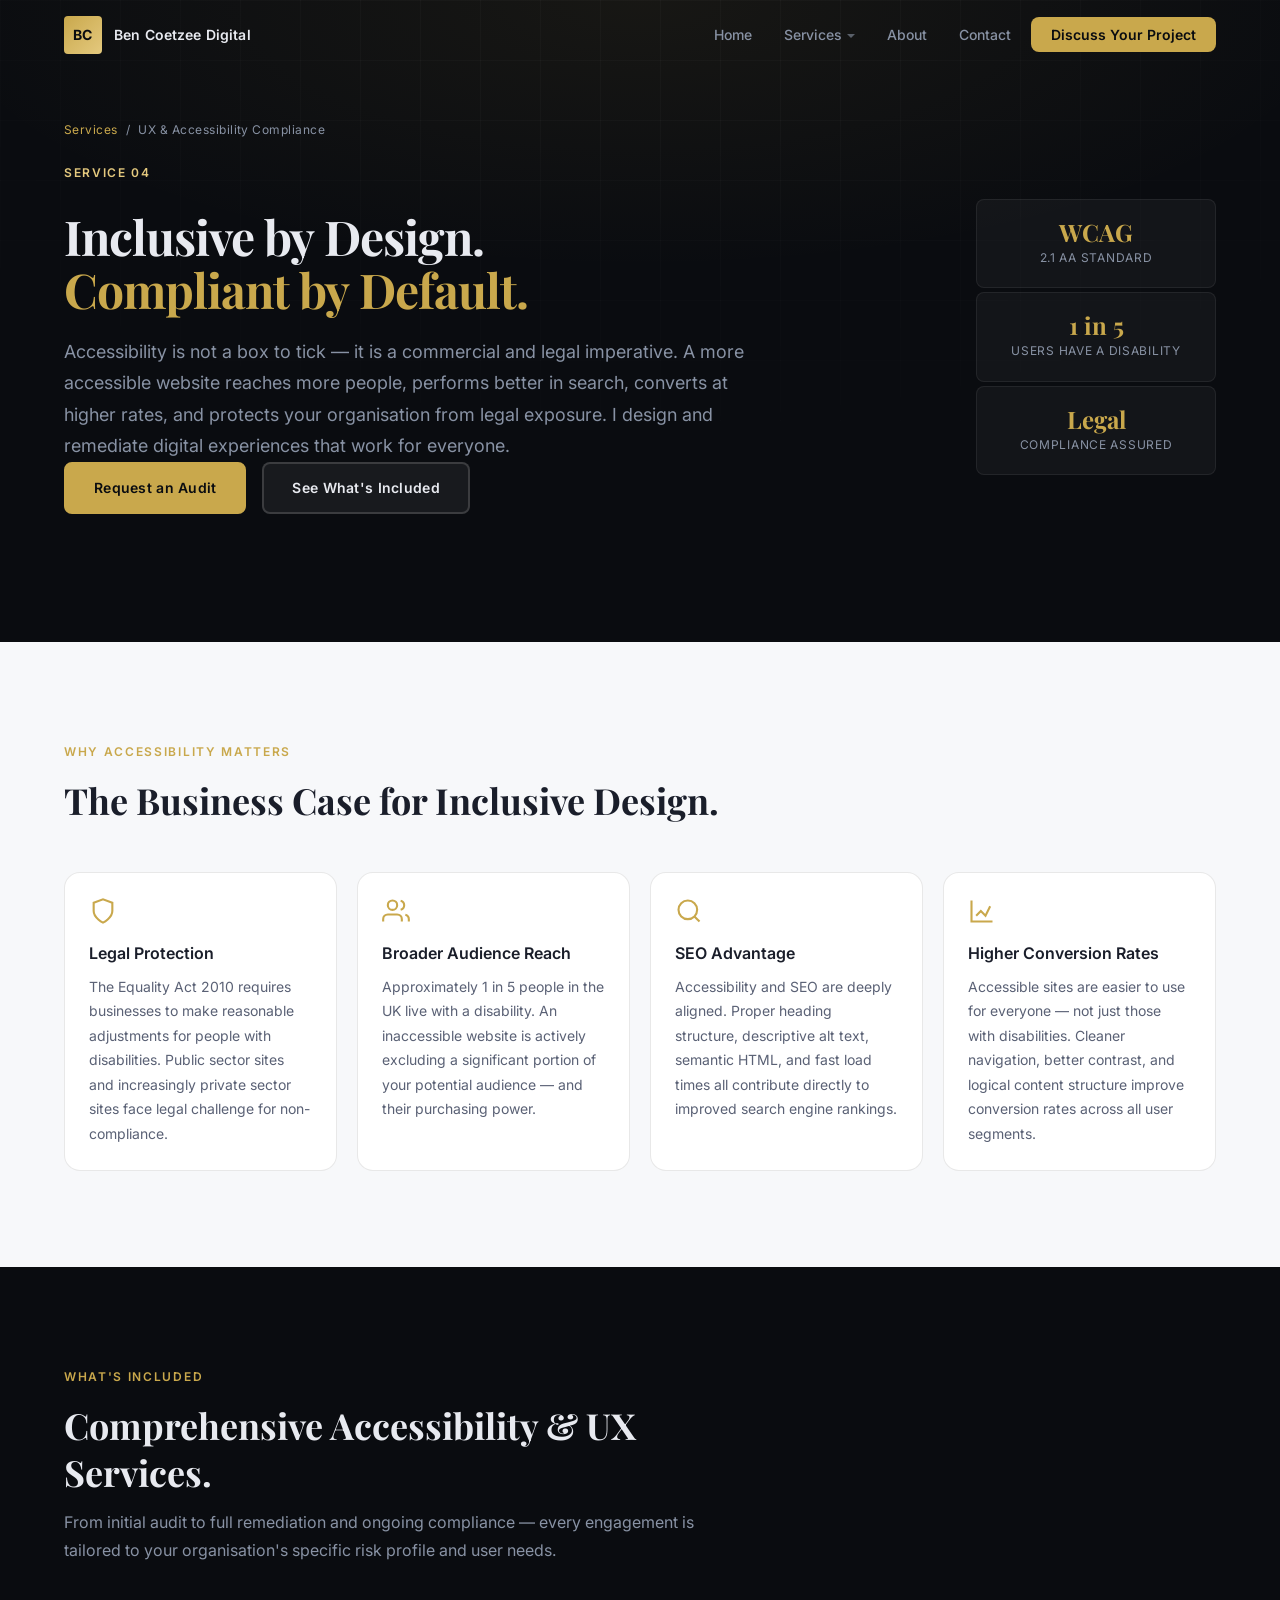
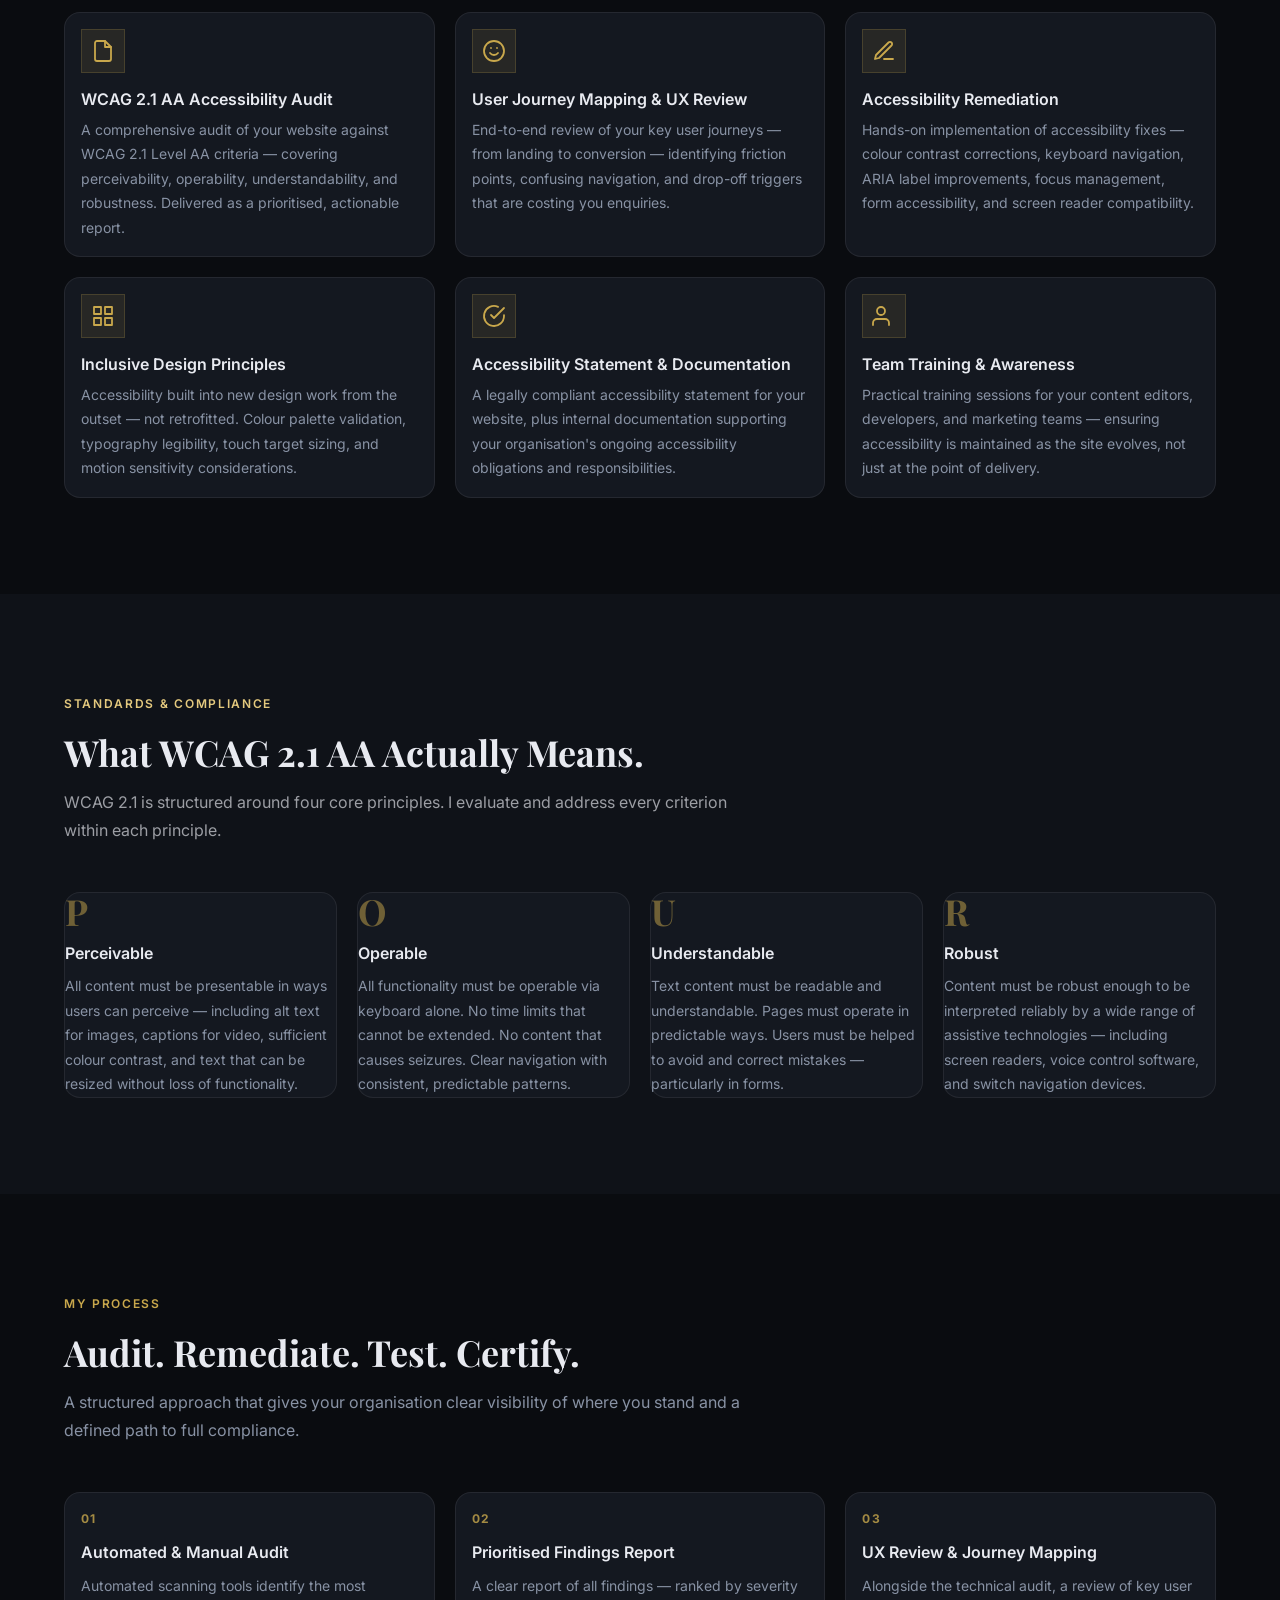
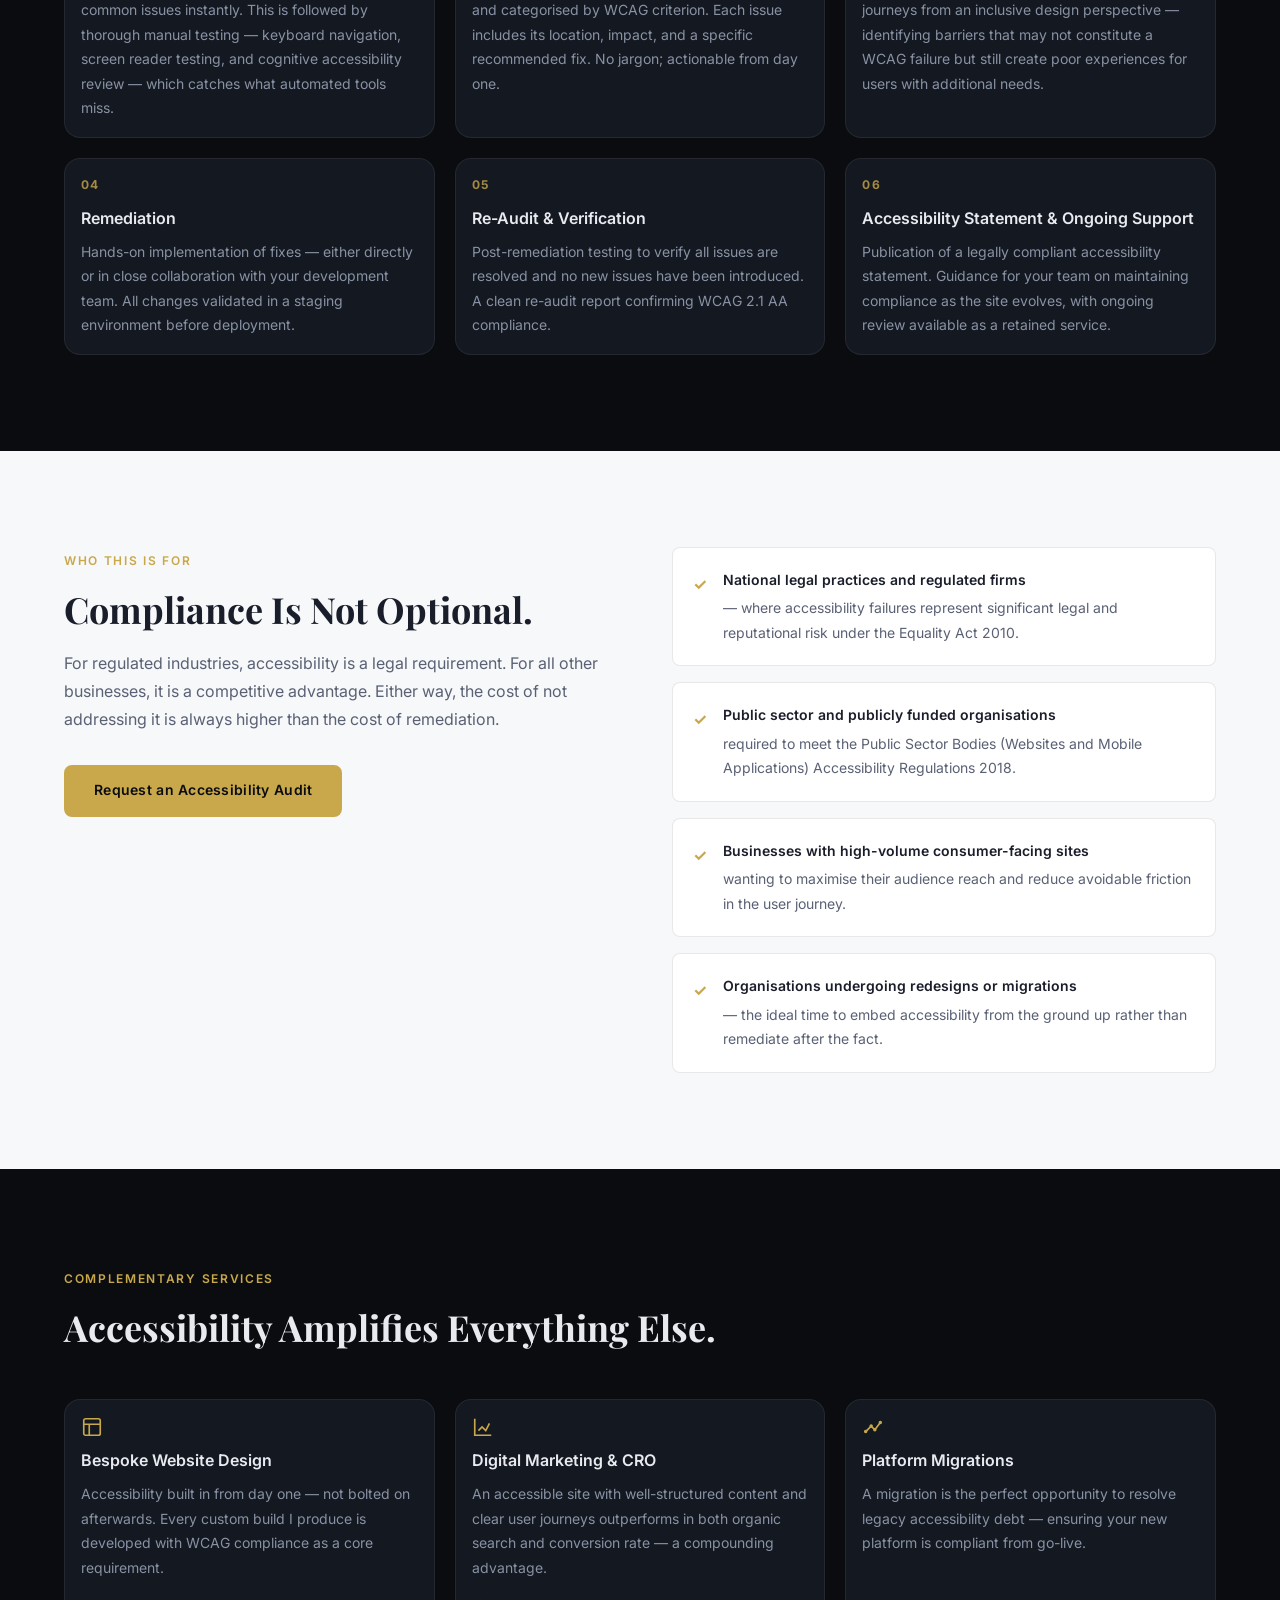
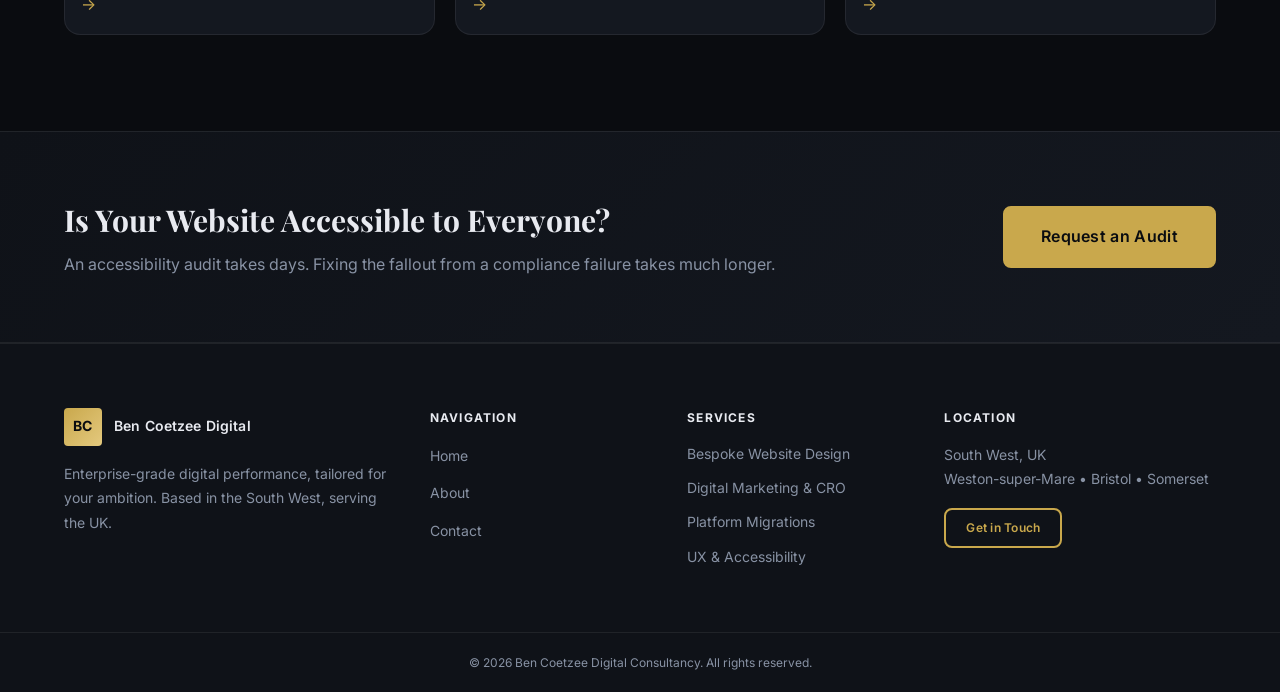
<file: service-ux-accessibility.html>
<!DOCTYPE html>
<html lang="en">
<head>
  <meta charset="UTF-8" />
  <meta name="viewport" content="width=device-width, initial-scale=1.0" />
  <meta name="description" content="UX design and accessibility compliance by Ben Coetzee – WCAG 2.1 AA audits, inclusive design, and user journey optimisation for regulated industries across the UK." />
  <title>UX &amp; Accessibility Compliance | Ben Coetzee Digital</title>
  <link rel="stylesheet" href="assets/css/style.css" />
  <link rel="preconnect" href="https://fonts.googleapis.com" />
  <link rel="preconnect" href="https://fonts.gstatic.com" crossorigin />
  <link href="https://fonts.googleapis.com/css2?family=Inter:wght@300;400;500;600;700&family=Playfair+Display:wght@400;600;700&display=swap" rel="stylesheet" />
</head>
<body>

  <header class="site-header" id="site-header">
    <nav class="nav container">
      <a href="index.html" class="nav__logo">
        <span class="logo-mark">BC</span>
        <span class="logo-text">Ben Coetzee Digital</span>
      </a>
      <button class="nav__toggle" id="nav-toggle" aria-label="Toggle navigation" aria-expanded="false">
        <span></span><span></span><span></span>
      </button>
      <ul class="nav__links" id="nav-links">
        <li><a href="index.html" class="nav__link">Home</a></li>
        <li class="nav__item--dropdown">
          <a href="index.html#services" class="nav__link active" aria-haspopup="true" aria-expanded="false" id="services-toggle">Services</a>
          <ul class="nav__dropdown" aria-label="Services submenu">
            <li><a href="service-bespoke-design.html">Bespoke Website Design</a></li>
            <li><a href="service-digital-marketing.html">Digital Marketing &amp; CRO</a></li>
            <li><a href="service-platform-migrations.html">Platform Migrations</a></li>
            <li><a href="service-ux-accessibility.html" class="active">UX &amp; Accessibility</a></li>
            <li><a href="service-seo.html">SEO</a></li>
          </ul>
        </li>
        <li><a href="about.html" class="nav__link">About</a></li>
        <li><a href="contact.html" class="nav__link">Contact</a></li>
        <li><a href="contact.html" class="nav__link nav__cta">Discuss Your Project</a></li>
      </ul>
    </nav>
  </header>

  <main>

    <!-- Page Hero -->
    <section class="page-hero">
      <div class="page-hero__bg"><div class="hero__grid"></div></div>
      <div class="container page-hero__content">
        <div class="svc-breadcrumb">
          <a href="index.html#services">Services</a>
          <span aria-hidden="true">/</span>
          <span>UX &amp; Accessibility Compliance</span>
        </div>
        <div class="svc-hero-inner">
          <div class="svc-hero-text">
            <span class="section-label section-label--light">Service 04</span>
            <h1 class="page-hero__title">Inclusive by Design.<br /><span class="highlight">Compliant by Default.</span></h1>
            <p class="page-hero__sub">Accessibility is not a box to tick — it is a commercial and legal imperative. A more accessible website reaches more people, performs better in search, converts at higher rates, and protects your organisation from legal exposure. I design and remediate digital experiences that work for everyone.</p>
            <div class="hero__actions">
              <a href="contact.html" class="btn btn--primary">Request an Audit</a>
              <a href="#what-i-do" class="btn btn--ghost">See What's Included</a>
            </div>
          </div>
          <div class="svc-hero-stats">
            <div class="svc-stat">
              <span class="svc-stat__num">WCAG</span>
              <span class="svc-stat__label">2.1 AA Standard</span>
            </div>
            <div class="svc-stat">
              <span class="svc-stat__num">1 in 5</span>
              <span class="svc-stat__label">Users Have a Disability</span>
            </div>
            <div class="svc-stat">
              <span class="svc-stat__num">Legal</span>
              <span class="svc-stat__label">Compliance Assured</span>
            </div>
          </div>
        </div>
      </div>
    </section>

    <!-- Why It Matters -->
    <section class="svc-why-matters section section--light" id="why-matters">
      <div class="container">
        <div class="section-header">
          <span class="section-label">Why Accessibility Matters</span>
          <h2 class="section-title">The Business Case for Inclusive Design.</h2>
        </div>
        <div class="matters-grid">
          <div class="matters-item">
            <div class="matters-item__icon">
              <svg width="28" height="28" viewBox="0 0 24 24" fill="none" stroke="currentColor" stroke-width="1.8" aria-hidden="true"><path d="M12 22s8-4 8-10V5l-8-3-8 3v7c0 6 8 10 8 10z"/></svg>
            </div>
            <h3>Legal Protection</h3>
            <p>The Equality Act 2010 requires businesses to make reasonable adjustments for people with disabilities. Public sector sites and increasingly private sector sites face legal challenge for non-compliance.</p>
          </div>
          <div class="matters-item">
            <div class="matters-item__icon">
              <svg width="28" height="28" viewBox="0 0 24 24" fill="none" stroke="currentColor" stroke-width="1.8" aria-hidden="true"><path d="M17 21v-2a4 4 0 0 0-4-4H5a4 4 0 0 0-4 4v2"/><circle cx="9" cy="7" r="4"/><path d="M23 21v-2a4 4 0 0 0-3-3.87"/><path d="M16 3.13a4 4 0 0 1 0 7.75"/></svg>
            </div>
            <h3>Broader Audience Reach</h3>
            <p>Approximately 1 in 5 people in the UK live with a disability. An inaccessible website is actively excluding a significant portion of your potential audience — and their purchasing power.</p>
          </div>
          <div class="matters-item">
            <div class="matters-item__icon">
              <svg width="28" height="28" viewBox="0 0 24 24" fill="none" stroke="currentColor" stroke-width="1.8" aria-hidden="true"><circle cx="11" cy="11" r="8"/><line x1="21" y1="21" x2="16.65" y2="16.65"/></svg>
            </div>
            <h3>SEO Advantage</h3>
            <p>Accessibility and SEO are deeply aligned. Proper heading structure, descriptive alt text, semantic HTML, and fast load times all contribute directly to improved search engine rankings.</p>
          </div>
          <div class="matters-item">
            <div class="matters-item__icon">
              <svg width="28" height="28" viewBox="0 0 24 24" fill="none" stroke="currentColor" stroke-width="1.8" aria-hidden="true"><path d="M3 3v18h18"/><path d="M7 16l4-4 4 4 4-8"/></svg>
            </div>
            <h3>Higher Conversion Rates</h3>
            <p>Accessible sites are easier to use for everyone — not just those with disabilities. Cleaner navigation, better contrast, and logical content structure improve conversion rates across all user segments.</p>
          </div>
        </div>
      </div>
    </section>

    <!-- What I Deliver -->
    <section class="svc-deliverables section" id="what-i-do">
      <div class="container">
        <div class="section-header">
          <span class="section-label">What's Included</span>
          <h2 class="section-title">Comprehensive Accessibility &amp; UX Services.</h2>
          <p class="section-sub">From initial audit to full remediation and ongoing compliance — every engagement is tailored to your organisation's specific risk profile and user needs.</p>
        </div>
        <div class="deliverables-grid">
          <div class="deliverable-card">
            <div class="deliverable-card__icon">
              <svg width="24" height="24" viewBox="0 0 24 24" fill="none" stroke="currentColor" stroke-width="1.8" stroke-linecap="round" stroke-linejoin="round" aria-hidden="true"><path d="M14 2H6a2 2 0 0 0-2 2v16a2 2 0 0 0 2 2h12a2 2 0 0 0 2-2V8z"/><polyline points="14 2 14 8 20 8"/></svg>
            </div>
            <h3>WCAG 2.1 AA Accessibility Audit</h3>
            <p>A comprehensive audit of your website against WCAG 2.1 Level AA criteria — covering perceivability, operability, understandability, and robustness. Delivered as a prioritised, actionable report.</p>
          </div>
          <div class="deliverable-card">
            <div class="deliverable-card__icon">
              <svg width="24" height="24" viewBox="0 0 24 24" fill="none" stroke="currentColor" stroke-width="1.8" stroke-linecap="round" stroke-linejoin="round" aria-hidden="true"><circle cx="12" cy="12" r="10"/><path d="M8 14s1.5 2 4 2 4-2 4-2"/><line x1="9" y1="9" x2="9.01" y2="9"/><line x1="15" y1="9" x2="15.01" y2="9"/></svg>
            </div>
            <h3>User Journey Mapping &amp; UX Review</h3>
            <p>End-to-end review of your key user journeys — from landing to conversion — identifying friction points, confusing navigation, and drop-off triggers that are costing you enquiries.</p>
          </div>
          <div class="deliverable-card">
            <div class="deliverable-card__icon">
              <svg width="24" height="24" viewBox="0 0 24 24" fill="none" stroke="currentColor" stroke-width="1.8" stroke-linecap="round" stroke-linejoin="round" aria-hidden="true"><path d="M12 20h9"/><path d="M16.5 3.5a2.121 2.121 0 0 1 3 3L7 19l-4 1 1-4L16.5 3.5z"/></svg>
            </div>
            <h3>Accessibility Remediation</h3>
            <p>Hands-on implementation of accessibility fixes — colour contrast corrections, keyboard navigation, ARIA label improvements, focus management, form accessibility, and screen reader compatibility.</p>
          </div>
          <div class="deliverable-card">
            <div class="deliverable-card__icon">
              <svg width="24" height="24" viewBox="0 0 24 24" fill="none" stroke="currentColor" stroke-width="1.8" stroke-linecap="round" stroke-linejoin="round" aria-hidden="true"><rect x="3" y="3" width="7" height="7"/><rect x="14" y="3" width="7" height="7"/><rect x="14" y="14" width="7" height="7"/><rect x="3" y="14" width="7" height="7"/></svg>
            </div>
            <h3>Inclusive Design Principles</h3>
            <p>Accessibility built into new design work from the outset — not retrofitted. Colour palette validation, typography legibility, touch target sizing, and motion sensitivity considerations.</p>
          </div>
          <div class="deliverable-card">
            <div class="deliverable-card__icon">
              <svg width="24" height="24" viewBox="0 0 24 24" fill="none" stroke="currentColor" stroke-width="1.8" stroke-linecap="round" stroke-linejoin="round" aria-hidden="true"><path d="M22 11.08V12a10 10 0 1 1-5.93-9.14"/><polyline points="22 4 12 14.01 9 11.01"/></svg>
            </div>
            <h3>Accessibility Statement &amp; Documentation</h3>
            <p>A legally compliant accessibility statement for your website, plus internal documentation supporting your organisation's ongoing accessibility obligations and responsibilities.</p>
          </div>
          <div class="deliverable-card">
            <div class="deliverable-card__icon">
              <svg width="24" height="24" viewBox="0 0 24 24" fill="none" stroke="currentColor" stroke-width="1.8" stroke-linecap="round" stroke-linejoin="round" aria-hidden="true"><path d="M17 21v-2a4 4 0 0 0-4-4H5a4 4 0 0 0-4 4v2"/><circle cx="9" cy="7" r="4"/></svg>
            </div>
            <h3>Team Training &amp; Awareness</h3>
            <p>Practical training sessions for your content editors, developers, and marketing teams — ensuring accessibility is maintained as the site evolves, not just at the point of delivery.</p>
          </div>
        </div>
      </div>
    </section>

    <!-- Standards Section -->
    <section class="svc-standards section section--dark" id="standards">
      <div class="container">
        <div class="section-header">
          <span class="section-label section-label--light">Standards &amp; Compliance</span>
          <h2 class="section-title section-title--light">What WCAG 2.1 AA Actually Means.</h2>
          <p class="section-sub section-sub--light">WCAG 2.1 is structured around four core principles. I evaluate and address every criterion within each principle.</p>
        </div>
        <div class="standards-grid">
          <div class="standard-item">
            <div class="standard-item__letter">P</div>
            <h3>Perceivable</h3>
            <p>All content must be presentable in ways users can perceive — including alt text for images, captions for video, sufficient colour contrast, and text that can be resized without loss of functionality.</p>
          </div>
          <div class="standard-item">
            <div class="standard-item__letter">O</div>
            <h3>Operable</h3>
            <p>All functionality must be operable via keyboard alone. No time limits that cannot be extended. No content that causes seizures. Clear navigation with consistent, predictable patterns.</p>
          </div>
          <div class="standard-item">
            <div class="standard-item__letter">U</div>
            <h3>Understandable</h3>
            <p>Text content must be readable and understandable. Pages must operate in predictable ways. Users must be helped to avoid and correct mistakes — particularly in forms.</p>
          </div>
          <div class="standard-item">
            <div class="standard-item__letter">R</div>
            <h3>Robust</h3>
            <p>Content must be robust enough to be interpreted reliably by a wide range of assistive technologies — including screen readers, voice control software, and switch navigation devices.</p>
          </div>
        </div>
      </div>
    </section>

    <!-- Process -->
    <section class="svc-process section" id="process">
      <div class="container">
        <div class="section-header">
          <span class="section-label">My Process</span>
          <h2 class="section-title">Audit. Remediate. Test. Certify.</h2>
          <p class="section-sub">A structured approach that gives your organisation clear visibility of where you stand and a defined path to full compliance.</p>
        </div>
        <div class="process-steps">
          <div class="process-step process-step--light">
            <div class="process-step__num">01</div>
            <div class="process-step__body">
              <h3>Automated &amp; Manual Audit</h3>
              <p>Automated scanning tools identify the most common issues instantly. This is followed by thorough manual testing — keyboard navigation, screen reader testing, and cognitive accessibility review — which catches what automated tools miss.</p>
            </div>
          </div>
          <div class="process-step process-step--light">
            <div class="process-step__num">02</div>
            <div class="process-step__body">
              <h3>Prioritised Findings Report</h3>
              <p>A clear report of all findings — ranked by severity and categorised by WCAG criterion. Each issue includes its location, impact, and a specific recommended fix. No jargon; actionable from day one.</p>
            </div>
          </div>
          <div class="process-step process-step--light">
            <div class="process-step__num">03</div>
            <div class="process-step__body">
              <h3>UX Review &amp; Journey Mapping</h3>
              <p>Alongside the technical audit, a review of key user journeys from an inclusive design perspective — identifying barriers that may not constitute a WCAG failure but still create poor experiences for users with additional needs.</p>
            </div>
          </div>
          <div class="process-step process-step--light">
            <div class="process-step__num">04</div>
            <div class="process-step__body">
              <h3>Remediation</h3>
              <p>Hands-on implementation of fixes — either directly or in close collaboration with your development team. All changes validated in a staging environment before deployment.</p>
            </div>
          </div>
          <div class="process-step process-step--light">
            <div class="process-step__num">05</div>
            <div class="process-step__body">
              <h3>Re-Audit &amp; Verification</h3>
              <p>Post-remediation testing to verify all issues are resolved and no new issues have been introduced. A clean re-audit report confirming WCAG 2.1 AA compliance.</p>
            </div>
          </div>
          <div class="process-step process-step--light">
            <div class="process-step__num">06</div>
            <div class="process-step__body">
              <h3>Accessibility Statement &amp; Ongoing Support</h3>
              <p>Publication of a legally compliant accessibility statement. Guidance for your team on maintaining compliance as the site evolves, with ongoing review available as a retained service.</p>
            </div>
          </div>
        </div>
      </div>
    </section>

    <!-- Who It's For -->
    <section class="svc-audience section section--light" id="audience">
      <div class="container svc-audience__inner">
        <div class="svc-audience__text">
          <span class="section-label">Who This Is For</span>
          <h2 class="section-title">Compliance Is Not Optional.</h2>
          <p>For regulated industries, accessibility is a legal requirement. For all other businesses, it is a competitive advantage. Either way, the cost of not addressing it is always higher than the cost of remediation.</p>
          <a href="contact.html" class="btn btn--primary">Request an Accessibility Audit</a>
        </div>
        <div class="svc-audience__list">
          <div class="audience-item">
            <div class="audience-item__check" aria-hidden="true">&#10003;</div>
            <div>
              <strong>National legal practices and regulated firms</strong> — where accessibility failures represent significant legal and reputational risk under the Equality Act 2010.
            </div>
          </div>
          <div class="audience-item">
            <div class="audience-item__check" aria-hidden="true">&#10003;</div>
            <div>
              <strong>Public sector and publicly funded organisations</strong> required to meet the Public Sector Bodies (Websites and Mobile Applications) Accessibility Regulations 2018.
            </div>
          </div>
          <div class="audience-item">
            <div class="audience-item__check" aria-hidden="true">&#10003;</div>
            <div>
              <strong>Businesses with high-volume consumer-facing sites</strong> wanting to maximise their audience reach and reduce avoidable friction in the user journey.
            </div>
          </div>
          <div class="audience-item">
            <div class="audience-item__check" aria-hidden="true">&#10003;</div>
            <div>
              <strong>Organisations undergoing redesigns or migrations</strong> — the ideal time to embed accessibility from the ground up rather than remediate after the fact.
            </div>
          </div>
        </div>
      </div>
    </section>

    <!-- Related Services -->
    <section class="related-services section" id="related">
      <div class="container">
        <div class="section-header">
          <span class="section-label">Complementary Services</span>
          <h2 class="section-title">Accessibility Amplifies Everything Else.</h2>
        </div>
        <div class="related-grid">
          <a href="service-bespoke-design.html" class="related-card">
            <div class="related-card__icon">
              <svg width="22" height="22" viewBox="0 0 24 24" fill="none" stroke="currentColor" stroke-width="1.8" aria-hidden="true"><rect x="3" y="3" width="18" height="18" rx="2"/><path d="M3 9h18M9 21V9"/></svg>
            </div>
            <h3>Bespoke Website Design</h3>
            <p>Accessibility built in from day one — not bolted on afterwards. Every custom build I produce is developed with WCAG compliance as a core requirement.</p>
            <span class="related-card__arrow">&rarr;</span>
          </a>
          <a href="service-digital-marketing.html" class="related-card">
            <div class="related-card__icon">
              <svg width="22" height="22" viewBox="0 0 24 24" fill="none" stroke="currentColor" stroke-width="1.8" aria-hidden="true"><path d="M3 3v18h18"/><path d="M7 16l4-4 4 4 4-8"/></svg>
            </div>
            <h3>Digital Marketing &amp; CRO</h3>
            <p>An accessible site with well-structured content and clear user journeys outperforms in both organic search and conversion rate — a compounding advantage.</p>
            <span class="related-card__arrow">&rarr;</span>
          </a>
          <a href="service-platform-migrations.html" class="related-card">
            <div class="related-card__icon">
              <svg width="22" height="22" viewBox="0 0 24 24" fill="none" stroke="currentColor" stroke-width="1.8" aria-hidden="true"><path d="M4 17l6-6 4 4 6-8"/><circle cx="4" cy="17" r="1"/><circle cx="10" cy="11" r="1"/><circle cx="14" cy="15" r="1"/><circle cx="20" cy="7" r="1"/></svg>
            </div>
            <h3>Platform Migrations</h3>
            <p>A migration is the perfect opportunity to resolve legacy accessibility debt — ensuring your new platform is compliant from go-live.</p>
            <span class="related-card__arrow">&rarr;</span>
          </a>
        </div>
      </div>
    </section>

    <section class="cta-banner section--dark" aria-label="Call to action">
      <div class="container cta-banner__inner">
        <div class="cta-banner__text">
          <h2>Is Your Website Accessible to Everyone?</h2>
          <p>An accessibility audit takes days. Fixing the fallout from a compliance failure takes much longer.</p>
        </div>
        <a href="contact.html" class="btn btn--primary btn--lg">Request an Audit</a>
      </div>
    </section>

  </main>

  <footer class="site-footer">
    <div class="container footer__inner">
      <div class="footer__brand">
        <a href="index.html" class="nav__logo">
          <span class="logo-mark">BC</span>
          <span class="logo-text">Ben Coetzee Digital</span>
        </a>
        <p>Enterprise-grade digital performance, tailored for your ambition. Based in the South West, serving the UK.</p>
      </div>
      <nav class="footer__nav" aria-label="Footer navigation">
        <h3>Navigation</h3>
        <ul>
          <li><a href="index.html">Home</a></li>
          <li><a href="about.html">About</a></li>
          <li><a href="contact.html">Contact</a></li>
        </ul>
      </nav>
      <div class="footer__services">
        <h3>Services</h3>
        <ul>
          <li><a href="service-bespoke-design.html">Bespoke Website Design</a></li>
          <li><a href="service-digital-marketing.html">Digital Marketing &amp; CRO</a></li>
          <li><a href="service-platform-migrations.html">Platform Migrations</a></li>
          <li><a href="service-ux-accessibility.html">UX &amp; Accessibility</a></li>
        </ul>
      </div>
      <div class="footer__contact">
        <h3>Location</h3>
        <p>South West, UK<br />Weston-super-Mare &bull; Bristol &bull; Somerset</p>
        <a href="contact.html" class="btn btn--outline btn--sm">Get in Touch</a>
      </div>
    </div>
    <div class="footer__bottom">
      <div class="container">
        <p>&copy; <span id="year"></span> Ben Coetzee Digital Consultancy. All rights reserved.</p>
      </div>
    </div>
  </footer>

  <script src="assets/js/main.js"></script>
</body>
</html>
</file>
<file: assets/css/style.css>
/* ============================================================
   BEN COETZEE DIGITAL — Main Stylesheet
   ============================================================ */

/* ----------------------------------------------------------
   SERVICE PAGES — Nav Dropdown
   ---------------------------------------------------------- */

/* Dropdown trigger wrapper */
.nav__item--dropdown {
  position: relative;
}

.nav__item--dropdown > .nav__link::after {
  content: '';
  display: inline-block;
  width: 0;
  height: 0;
  border-left: 4px solid transparent;
  border-right: 4px solid transparent;
  border-top: 4px solid currentColor;
  margin-left: 5px;
  vertical-align: middle;
  opacity: 0.6;
  transition: transform var(--transition);
}

.nav__item--dropdown:hover > .nav__link::after,
.nav__item--dropdown:focus-within > .nav__link::after {
  transform: rotate(180deg);
}

.nav__dropdown {
  position: absolute;
  top: calc(100% + 10px);
  left: 50%;
  transform: translateX(-50%);
  min-width: 230px;
  background: rgba(15,18,24,0.98);
  backdrop-filter: blur(16px);
  -webkit-backdrop-filter: blur(16px);
  border: 1px solid var(--clr-border);
  border-radius: var(--radius-lg);
  box-shadow: 0 16px 48px rgba(0,0,0,0.5);
  padding: var(--space-2);
  opacity: 0;
  pointer-events: none;
  transform: translateX(-50%) translateY(-6px);
  transition: opacity var(--transition), transform var(--transition);
  z-index: 200;
}

.nav__item--dropdown:hover .nav__dropdown,
.nav__item--dropdown:focus-within .nav__dropdown {
  opacity: 1;
  pointer-events: all;
  transform: translateX(-50%) translateY(0);
}

.nav__dropdown li {
  list-style: none;
}

.nav__dropdown a {
  display: block;
  padding: 0.6rem 1rem;
  font-size: var(--text-sm);
  font-weight: 500;
  color: var(--clr-text-muted);
  border-radius: var(--radius);
  transition: color var(--transition), background var(--transition);
  white-space: nowrap;
}

.nav__dropdown a:hover,
.nav__dropdown a.active {
  color: var(--clr-gold);
  background: var(--clr-gold-dim);
}

/* Mobile: flatten dropdown */
@media (max-width: 768px) {
  .nav__dropdown {
    position: static;
    transform: none;
    background: none;
    border: none;
    box-shadow: none;
    backdrop-filter: none;
    opacity: 1;
    pointer-events: all;
    padding: var(--space-2) 0 var(--space-2) var(--space-4);
    border-left: 1px solid var(--clr-border);
    margin-left: var(--space-4);
  }

  .nav__item--dropdown > .nav__link::after {
    display: none;
  }

  .nav__dropdown a {
    font-size: var(--text-base);
    padding: var(--space-2) var(--space-3);
  }
}

/* ----------------------------------------------------------
   SERVICE PAGES — Shared Layout
   ---------------------------------------------------------- */

/* Breadcrumb */
.svc-breadcrumb {
  display: flex;
  align-items: center;
  gap: var(--space-2);
  font-size: var(--text-xs);
  color: var(--clr-text-muted);
  margin-bottom: var(--space-5);
  letter-spacing: 0.04em;
}

.svc-breadcrumb a {
  color: var(--clr-gold);
  transition: opacity var(--transition);
}

.svc-breadcrumb a:hover { opacity: 0.75; }

.svc-breadcrumb span:last-child {
  color: var(--clr-text-muted);
}

/* Hero inner layout */
.svc-hero-inner {
  display: grid;
  grid-template-columns: 1fr 240px;
  gap: var(--space-12);
  align-items: start;
}

.svc-hero-stats {
  display: flex;
  flex-direction: column;
  gap: var(--space-1);
  padding-top: var(--space-10);
}

.svc-stat {
  padding: var(--space-5);
  background: rgba(255,255,255,0.04);
  border: 1px solid var(--clr-border);
  border-radius: var(--radius);
  text-align: center;
}

.svc-stat__num {
  display: block;
  font-family: var(--font-display);
  font-size: var(--text-2xl);
  font-weight: 700;
  color: var(--clr-gold);
  line-height: 1;
  margin-bottom: var(--space-1);
}

.svc-stat__label {
  display: block;
  font-size: var(--text-xs);
  color: var(--clr-text-muted);
  letter-spacing: 0.06em;
  text-transform: uppercase;
}

@media (max-width: 900px) {
  .svc-hero-inner {
    grid-template-columns: 1fr;
  }

  .svc-hero-stats {
    flex-direction: row;
    padding-top: 0;
  }

  .svc-stat { flex: 1; }
}

@media (max-width: 480px) {
  .svc-hero-stats { flex-wrap: wrap; }
  .svc-stat { min-width: calc(50% - var(--space-1)); }
}

/* Section sub-heading */
.section-sub {
  margin-top: var(--space-3);
  font-size: var(--text-base);
  color: var(--clr-text-muted);
  line-height: var(--leading-relaxed);
  max-width: 680px;
}

.section-sub--light {
  color: rgba(232,234,240,0.65);
}

/* ----------------------------------------------------------
   SERVICE PAGES — Deliverables Grid
   ---------------------------------------------------------- */
.deliverables-grid {
  display: grid;
  grid-template-columns: repeat(auto-fit, minmax(300px, 1fr));
  gap: var(--space-5);
}

.deliverable-card {
  padding: 1em;
  background: var(--clr-surface);
  border: 1px solid var(--clr-border);
  border-radius: var(--radius-lg);
  transition: border-color var(--transition), transform var(--transition), box-shadow var(--transition);
}

.section--light .deliverable-card {
  background: #fff;
  border-color: var(--clr-border-light);
}

.deliverable-card:hover {
  border-color: rgba(201,168,76,0.3);
  transform: translateY(-3px);
  box-shadow: 0 12px 32px rgba(0,0,0,0.15);
}

.section--light .deliverable-card:hover {
  box-shadow: 0 12px 32px rgba(0,0,0,0.08);
}

.deliverable-card__icon {
  display: inline-flex;
  align-items: center;
  justify-content: center;
  width: 44px;
  height: 44px;
  border-radius: var(--radius-md);
  background: rgba(201, 168, 76, 0.1);
  border: 1px solid rgba(201, 168, 76, 0.2);
  color: var(--clr-gold);
  margin-bottom: var(--space-4);
  flex-shrink: 0;
}

.deliverable-card h3 {
  font-size: var(--text-base);
  font-weight: 600;
  color: var(--clr-text);
  margin-bottom: var(--space-2);
  line-height: var(--leading-snug);
}

.section--light .deliverable-card h3 {
  color: var(--clr-text-dark);
}

.deliverable-card p {
  font-size: var(--text-sm);
  color: var(--clr-text-muted);
  line-height: var(--leading-relaxed);
}

.section--light .deliverable-card p {
  color: var(--clr-text-dark-muted);
}

/* ----------------------------------------------------------
   SERVICE PAGES — Process Steps
   ---------------------------------------------------------- */
.process-steps {
  display: grid;
  grid-template-columns: repeat(auto-fit, minmax(280px, 1fr));
  gap: var(--space-5);
  counter-reset: none;
}

.process-step {
  padding: 1em;
  background: var(--clr-surface);
  border: 1px solid var(--clr-border);
  border-radius: var(--radius-lg);
  position: relative;
}

.process-step--light {
  background: var(--clr-surface);
  border-color: var(--clr-border);
}

.section--light .process-step {
  background: #fff;
  border-color: var(--clr-border-light);
}

.process-step__num {
  font-size: var(--text-xs);
  font-weight: 700;
  letter-spacing: 0.1em;
  color: var(--clr-gold);
  margin-bottom: var(--space-3);
  opacity: 0.8;
}

.process-step h3 {
  font-size: var(--text-base);
  font-weight: 600;
  color: var(--clr-text);
  margin-bottom: var(--space-2);
}

.section--light .process-step h3,
.process-step--light h3 {
  color: var(--clr-text);
}

.process-step p {
  font-size: var(--text-sm);
  color: var(--clr-text-muted);
  line-height: var(--leading-relaxed);
}

/* ----------------------------------------------------------
   SERVICE PAGES — Audience Section
   ---------------------------------------------------------- */
.svc-audience__inner {
  display: grid;
  grid-template-columns: 1fr 1fr;
  gap: var(--space-16);
  align-items: start;
}

.svc-audience__text .section-title {
  margin-bottom: var(--space-4);
}

.svc-audience__text p {
  color: var(--clr-text-muted);
  line-height: var(--leading-relaxed);
  margin-bottom: var(--space-8);
}

.section--light .svc-audience__text p {
  color: var(--clr-text-dark-muted);
}

.section--dark .svc-audience__text p {
  color: rgba(232,234,240,0.65);
}

.svc-audience__list {
  display: flex;
  flex-direction: column;
  gap: var(--space-4);
}

.audience-item {
  display: flex;
  gap: var(--space-4);
  padding: var(--space-5);
  background: var(--clr-surface);
  border: 1px solid var(--clr-border);
  border-radius: var(--radius);
  font-size: var(--text-sm);
  color: var(--clr-text-muted);
  line-height: var(--leading-relaxed);
}

.section--light .audience-item {
  background: #fff;
  border-color: var(--clr-border-light);
  color: var(--clr-text-dark-muted);
}

.audience-item--dark {
  background: var(--clr-surface-2);
}

.audience-item strong {
  display: block;
  color: var(--clr-text);
  font-weight: 600;
  margin-bottom: var(--space-1);
}

.section--light .audience-item strong {
  color: var(--clr-text-dark);
}

.audience-item--dark strong {
  color: var(--clr-text);
}

.audience-item__check {
  font-size: var(--text-base);
  color: var(--clr-gold);
  flex-shrink: 0;
  font-weight: 700;
  margin-top: 2px;
}

@media (max-width: 900px) {
  .svc-audience__inner {
    grid-template-columns: 1fr;
    gap: var(--space-10);
  }
}

/* ----------------------------------------------------------
   SERVICE PAGES — Related Services
   ---------------------------------------------------------- */
.related-grid {
  display: grid;
  grid-template-columns: repeat(3, 1fr);
  gap: var(--space-5);
}

.related-card {
  display: flex;
  flex-direction: column;
  gap: var(--space-3);
  padding: 1em;
  background: var(--clr-surface);
  border: 1px solid var(--clr-border);
  border-radius: var(--radius-lg);
  transition: border-color var(--transition), transform var(--transition), box-shadow var(--transition);
  text-decoration: none;
}

.related-card--dark {
  background: var(--clr-surface-2);
}

.related-card:hover {
  border-color: rgba(201,168,76,0.3);
  transform: translateY(-3px);
  box-shadow: 0 12px 32px rgba(0,0,0,0.2);
}

.related-card__icon {
  color: var(--clr-gold);
}

.related-card h3 {
  font-size: var(--text-base);
  font-weight: 600;
  color: var(--clr-text);
  line-height: var(--leading-snug);
}

.related-card p {
  font-size: var(--text-sm);
  color: var(--clr-text-muted);
  line-height: var(--leading-relaxed);
  flex: 1;
}

.related-card__arrow {
  font-size: var(--text-base);
  color: var(--clr-gold);
  transition: transform var(--transition);
  align-self: flex-start;
}

.related-card:hover .related-card__arrow {
  transform: translateX(4px);
}

@media (max-width: 900px) {
  .related-grid {
    grid-template-columns: 1fr 1fr;
  }
}

@media (max-width: 600px) {
  .related-grid {
    grid-template-columns: 1fr;
  }
}

/* ----------------------------------------------------------
   SERVICE PAGES — Tools Grid
   ---------------------------------------------------------- */
.tools-grid {
  display: grid;
  grid-template-columns: repeat(auto-fill, minmax(200px, 1fr));
  gap: var(--space-3);
}

.tool-item {
  display: flex;
  align-items: center;
  gap: var(--space-3);
  padding: var(--space-3) var(--space-4);
  background: #fff;
  border: 1px solid var(--clr-border-light);
  border-radius: var(--radius);
  font-size: var(--text-sm);
  font-weight: 500;
  color: var(--clr-text-dark);
}

.tool-item__dot {
  width: 8px;
  height: 8px;
  border-radius: 50%;
  background: var(--clr-gold);
  flex-shrink: 0;
}

/* ----------------------------------------------------------
   SERVICE PAGES — Risk Grid (Migrations)
   ---------------------------------------------------------- */
.risk-grid {
  display: grid;
  grid-template-columns: repeat(auto-fit, minmax(280px, 1fr));
  gap: var(--space-5);
}

.risk-item {
  display: flex;
  gap: var(--space-4);
  padding: var(--space-6);
  background: var(--clr-surface);
  border: 1px solid var(--clr-border);
  border-radius: var(--radius-lg);
}

.risk-item__icon {
  flex-shrink: 0;
  width: 36px;
  height: 36px;
  border-radius: 50%;
  display: grid;
  place-items: center;
}

.risk-item__icon--bad {
  background: rgba(224,90,90,0.12);
  color: #e05a5a;
  border: 1px solid rgba(224,90,90,0.2);
}

.risk-item__icon--good {
  background: rgba(201,168,76,0.12);
  color: var(--clr-gold);
  border: 1px solid rgba(201,168,76,0.2);
}

.risk-item strong {
  display: block;
  font-size: var(--text-sm);
  font-weight: 600;
  color: var(--clr-text);
  margin-bottom: var(--space-1);
}

.risk-item p {
  font-size: var(--text-sm);
  color: var(--clr-text-muted);
  line-height: var(--leading-relaxed);
}

/* ----------------------------------------------------------
   SERVICE PAGES — Why It Matters (UX)
   ---------------------------------------------------------- */
.matters-grid {
  display: grid;
  grid-template-columns: repeat(auto-fit, minmax(240px, 1fr));
  gap: var(--space-5);
}

.matters-item {
  padding: var(--space-6);
  background: #fff;
  border: 1px solid var(--clr-border-light);
  border-radius: var(--radius-lg);
  transition: box-shadow var(--transition), transform var(--transition);
}

.matters-item:hover {
  box-shadow: 0 8px 24px rgba(0,0,0,0.07);
  transform: translateY(-2px);
}

.matters-item__icon {
  color: var(--clr-gold);
  margin-bottom: var(--space-4);
}

.matters-item h3 {
  font-size: var(--text-base);
  font-weight: 600;
  color: var(--clr-text-dark);
  margin-bottom: var(--space-2);
}

.matters-item p {
  font-size: var(--text-sm);
  color: var(--clr-text-dark-muted);
  line-height: var(--leading-relaxed);
}

/* ----------------------------------------------------------
   SERVICE PAGES — Standards Grid (UX/WCAG)
   ---------------------------------------------------------- */
.standards-grid {
  display: grid;
  grid-template-columns: repeat(auto-fit, minmax(240px, 1fr));
  gap: var(--space-5);
}

.standard-item {
  padding: var(--space-7);
  background: var(--clr-surface);
  border: 1px solid var(--clr-border);
  border-radius: var(--radius-lg);
}

.standard-item__letter {
  font-family: var(--font-display);
  font-size: var(--text-4xl);
  font-weight: 700;
  color: var(--clr-gold);
  opacity: 0.5;
  line-height: 1;
  margin-bottom: var(--space-3);
}

.standard-item h3 {
  font-size: var(--text-base);
  font-weight: 600;
  color: var(--clr-text);
  margin-bottom: var(--space-2);
}

.standard-item p {
  font-size: var(--text-sm);
  color: var(--clr-text-muted);
  line-height: var(--leading-relaxed);
}

/* ----------------------------------------------------------
   1. CSS CUSTOM PROPERTIES
   ---------------------------------------------------------- */
:root {
  /* Colours */
  --clr-bg:          #0a0c10;
  --clr-bg-2:        #0f1218;
  --clr-bg-light:    #f7f8fa;
  --clr-surface:     #141820;
  --clr-surface-2:   #1b2130;
  --clr-border:      rgba(255,255,255,0.07);
  --clr-border-light:rgba(0,0,0,0.09);

  --clr-gold:        #c9a84c;
  --clr-gold-light:  #e4c97e;
  --clr-gold-dim:    rgba(201,168,76,0.15);

  --clr-text:        #e8eaf0;
  --clr-text-muted:  #8892a4;
  --clr-text-dark:   #1a1e2a;
  --clr-text-dark-muted: #5a6175;

  /* Typography */
  --font-body:       'Inter', system-ui, sans-serif;
  --font-display:    'Playfair Display', Georgia, serif;

  --text-xs:  0.75rem;
  --text-sm:  0.875rem;
  --text-base:1rem;
  --text-lg:  1.125rem;
  --text-xl:  1.25rem;
  --text-2xl: 1.5rem;
  --text-3xl: 1.875rem;
  --text-4xl: 2.25rem;
  --text-5xl: 3rem;
  --text-6xl: 3.75rem;

  --leading-tight:   1.1;
  --leading-snug:    1.3;
  --leading-normal:  1.6;
  --leading-relaxed: 1.75;

  /* Spacing */
  --space-1:  0.25rem;
  --space-2:  0.5rem;
  --space-3:  0.75rem;
  --space-4:  1rem;
  --space-5:  1.25rem;
  --space-6:  1.5rem;
  --space-8:  2rem;
  --space-10: 2.5rem;
  --space-12: 3rem;
  --space-16: 4rem;
  --space-20: 5rem;
  --space-24: 6rem;
  --space-32: 8rem;

  /* Layout */
  --container:   1200px;
  --radius-sm:   4px;
  --radius:      8px;
  --radius-lg:   16px;
  --radius-xl:   24px;

  /* Transitions */
  --transition: 0.22s ease;
  --transition-slow: 0.4s ease;
}

/* ----------------------------------------------------------
   2. RESET & BASE
   ---------------------------------------------------------- */
*, *::before, *::after {
  box-sizing: border-box;
  margin: 0;
  padding: 0;
}

html {
  scroll-behavior: smooth;
  font-size: 16px;
}

body {
  font-family: var(--font-body);
  font-size: var(--text-base);
  line-height: var(--leading-normal);
  color: var(--clr-text);
  background-color: var(--clr-bg);
  -webkit-font-smoothing: antialiased;
  -moz-osx-font-smoothing: grayscale;
  overflow-x: hidden;
}

img, svg { display: block; max-width: 100%; }

a {
  color: inherit;
  text-decoration: none;
}

ul, ol { list-style: none; }

button, input, select, textarea {
  font: inherit;
}

/* ----------------------------------------------------------
   3. LAYOUT UTILITIES
   ---------------------------------------------------------- */
.container {
  width: 100%;
  max-width: var(--container);
  margin-inline: auto;
  padding-inline: var(--space-6);
}

.section {
  padding-block: var(--space-24);
}

.section--dark {
  background-color: var(--clr-bg-2);
}

.section--light {
  background-color: var(--clr-bg-light);
  color: var(--clr-text-dark);
}

/* ----------------------------------------------------------
   4. TYPOGRAPHY UTILITIES
   ---------------------------------------------------------- */
.section-label {
  display: inline-block;
  font-size: var(--text-xs);
  font-weight: 600;
  letter-spacing: 0.14em;
  text-transform: uppercase;
  color: var(--clr-gold);
  margin-bottom: var(--space-4);
}

.section-label--light {
  color: var(--clr-gold-light);
}

.section-header {
  max-width: 680px;
  margin-bottom: var(--space-12);
}

.section-title {
  font-family: var(--font-display);
  font-size: clamp(var(--text-3xl), 4vw, var(--text-4xl));
  font-weight: 700;
  line-height: var(--leading-snug);
  color: var(--clr-text);
}

.section-title--light {
  color: var(--clr-text);
}

.section--light .section-title {
  color: var(--clr-text-dark);
}

.highlight {
  color: var(--clr-gold);
}

/* ----------------------------------------------------------
   5. BUTTONS
   ---------------------------------------------------------- */
.btn {
  display: inline-flex;
  align-items: center;
  gap: var(--space-2);
  padding: 0.8rem 1.75rem;
  font-size: var(--text-sm);
  font-weight: 600;
  letter-spacing: 0.02em;
  border-radius: var(--radius);
  border: 2px solid transparent;
  cursor: pointer;
  transition: all var(--transition);
  text-align: center;
  white-space: nowrap;
}

.btn--primary {
  background-color: var(--clr-gold);
  color: #0a0c10;
  border-color: var(--clr-gold);
}

.btn--primary:hover,
.btn--primary:focus-visible {
  background-color: var(--clr-gold-light);
  border-color: var(--clr-gold-light);
  transform: translateY(-1px);
  box-shadow: 0 8px 24px rgba(201,168,76,0.3);
}

.btn--ghost {
  background-color: rgba(255,255,255,0.06);
  color: var(--clr-text);
  border-color: rgba(255,255,255,0.15);
}

.btn--ghost:hover,
.btn--ghost:focus-visible {
  background-color: rgba(255,255,255,0.1);
  border-color: rgba(255,255,255,0.3);
}

.btn--outline {
  background-color: transparent;
  color: var(--clr-gold);
  border-color: var(--clr-gold);
}

.btn--outline:hover,
.btn--outline:focus-visible {
  background-color: var(--clr-gold-dim);
  transform: translateY(-1px);
}

.section--light .btn--outline {
  color: var(--clr-text-dark);
  border-color: var(--clr-text-dark);
}

.section--light .btn--outline:hover {
  background-color: rgba(0,0,0,0.06);
}

.btn--lg {
  padding: 1rem 2.25rem;
  font-size: var(--text-base);
}

.btn--sm {
  padding: 0.55rem 1.25rem;
  font-size: var(--text-xs);
}

.btn--full {
  width: 100%;
  justify-content: center;
}

/* ----------------------------------------------------------
   6. NAVIGATION
   ---------------------------------------------------------- */
.site-header {
  position: fixed;
  top: 0;
  left: 0;
  right: 0;
  z-index: 100;
  padding-block: var(--space-4);
  transition: background var(--transition-slow), box-shadow var(--transition-slow), padding var(--transition);
}

.site-header.scrolled {
  background-color: rgba(10,12,16,0.96);
  backdrop-filter: blur(12px);
  -webkit-backdrop-filter: blur(12px);
  box-shadow: 0 1px 0 var(--clr-border), 0 8px 32px rgba(0,0,0,0.4);
  padding-block: var(--space-3);
}

.nav {
  display: flex;
  align-items: center;
  justify-content: space-between;
  gap: var(--space-8);
}

.nav__logo {
  display: flex;
  align-items: center;
  gap: var(--space-3);
  flex-shrink: 0;
}

.logo-mark {
  display: grid;
  place-items: center;
  width: 38px;
  height: 38px;
  background: linear-gradient(135deg, var(--clr-gold) 0%, var(--clr-gold-light) 100%);
  color: #0a0c10;
  font-weight: 700;
  font-size: var(--text-sm);
  border-radius: var(--radius-sm);
  letter-spacing: 0.02em;
  flex-shrink: 0;
}

.logo-text {
  font-size: var(--text-sm);
  font-weight: 600;
  letter-spacing: 0.01em;
  color: var(--clr-text);
}

.nav__links {
  display: flex;
  align-items: center;
  gap: var(--space-2);
}

.nav__link {
  padding: var(--space-2) var(--space-3);
  font-size: var(--text-sm);
  font-weight: 500;
  color: var(--clr-text-muted);
  border-radius: var(--radius-sm);
  transition: color var(--transition), background var(--transition);
}

.nav__link:hover,
.nav__link.active {
  color: var(--clr-text);
  background-color: rgba(255,255,255,0.05);
}

.nav__link.nav__cta {
  padding: 0.55rem 1.25rem;
  font-size: var(--text-sm);
  font-weight: 600;
  background-color: var(--clr-gold);
  color: #0a0c10;
  border-radius: var(--radius);
}

.nav__link.nav__cta:hover {
  background-color: var(--clr-gold-light);
  color: #0a0c10;
}

.nav__toggle {
  display: none;
  flex-direction: column;
  gap: 5px;
  background: none;
  border: none;
  cursor: pointer;
  padding: var(--space-2);
  border-radius: var(--radius-sm);
}

.nav__toggle span {
  display: block;
  width: 24px;
  height: 2px;
  background-color: var(--clr-text);
  border-radius: 2px;
  transition: transform var(--transition), opacity var(--transition);
}

.nav__toggle[aria-expanded="true"] span:nth-child(1) {
  transform: translateY(7px) rotate(45deg);
}
.nav__toggle[aria-expanded="true"] span:nth-child(2) {
  opacity: 0;
}
.nav__toggle[aria-expanded="true"] span:nth-child(3) {
  transform: translateY(-7px) rotate(-45deg);
}

/* ----------------------------------------------------------
   7. HERO SECTION
   ---------------------------------------------------------- */
.hero {
  position: relative;
  min-height: 100vh;
  display: flex;
  align-items: center;
  padding-top: 80px;
  overflow: hidden;
}

.hero__bg {
  position: absolute;
  inset: 0;
  background: radial-gradient(ellipse 80% 60% at 50% 0%, rgba(201,168,76,0.08) 0%, transparent 70%),
              radial-gradient(ellipse 60% 40% at 100% 100%, rgba(201,168,76,0.04) 0%, transparent 60%),
              var(--clr-bg);
}

.hero__grid {
  position: absolute;
  inset: 0;
  background-image:
    linear-gradient(rgba(255,255,255,0.025) 1px, transparent 1px),
    linear-gradient(90deg, rgba(255,255,255,0.025) 1px, transparent 1px);
  background-size: 60px 60px;
  mask-image: radial-gradient(ellipse 100% 100% at 50% 0%, black 20%, transparent 80%);
  -webkit-mask-image: radial-gradient(ellipse 100% 100% at 50% 0%, black 20%, transparent 80%);
}

.hero__content {
  position: relative;
  z-index: 1;
  padding-block: var(--space-24);
  max-width: 820px;
}

.hero__badge {
  display: inline-flex;
  align-items: center;
  gap: var(--space-2);
  font-size: var(--text-xs);
  font-weight: 600;
  letter-spacing: 0.12em;
  text-transform: uppercase;
  color: var(--clr-gold);
  border: 1px solid rgba(201,168,76,0.3);
  border-radius: 100px;
  padding: 0.35rem 1rem;
  margin-bottom: var(--space-6);
  background: rgba(201,168,76,0.06);
}

.hero__headline {
  font-family: var(--font-display);
  font-size: clamp(var(--text-4xl), 6vw, var(--text-6xl));
  font-weight: 700;
  line-height: var(--leading-tight);
  color: var(--clr-text);
  margin-bottom: var(--space-6);
  letter-spacing: -0.02em;
}

.hero__sub {
  font-size: clamp(var(--text-base), 1.5vw, var(--text-lg));
  color: var(--clr-text-muted);
  line-height: var(--leading-relaxed);
  max-width: 640px;
  margin-bottom: var(--space-8);
}

.hero__actions {
  display: flex;
  align-items: center;
  gap: var(--space-4);
  flex-wrap: wrap;
  margin-bottom: var(--space-12);
}

.hero__stats {
  display: flex;
  align-items: center;
  gap: var(--space-8);
  flex-wrap: wrap;
}

.stat {
  display: flex;
  flex-direction: column;
  gap: var(--space-1);
}

.stat__number {
  font-family: var(--font-display);
  font-size: var(--text-2xl);
  font-weight: 700;
  color: var(--clr-gold);
  line-height: 1;
}

.stat__label {
  font-size: var(--text-xs);
  color: var(--clr-text-muted);
  letter-spacing: 0.06em;
  text-transform: uppercase;
}

.stat__divider {
  width: 1px;
  height: 40px;
  background: var(--clr-border);
}

.hero__scroll {
  position: absolute;
  bottom: var(--space-8);
  left: 50%;
  transform: translateX(-50%);
}

.scroll-indicator {
  width: 1px;
  height: 60px;
  background: linear-gradient(to bottom, var(--clr-gold), transparent);
  animation: scrollPulse 2s ease-in-out infinite;
}

@keyframes scrollPulse {
  0%, 100% { opacity: 1; transform: scaleY(1); }
  50% { opacity: 0.4; transform: scaleY(0.6); }
}

/* ----------------------------------------------------------
   8. PAGE HERO (Inner Pages)
   ---------------------------------------------------------- */
.page-hero {
  position: relative;
  padding-top: 120px;
  padding-bottom: var(--space-20);
  overflow: hidden;
  background: var(--clr-bg);
}

.page-hero__bg {
  position: absolute;
  inset: 0;
  background: radial-gradient(ellipse 80% 60% at 50% 0%, rgba(201,168,76,0.07) 0%, transparent 70%);
}

.page-hero__content {
  position: relative;
  z-index: 1;
}

.page-hero__title {
  font-family: var(--font-display);
  font-size: clamp(var(--text-3xl), 5vw, var(--text-5xl));
  font-weight: 700;
  line-height: var(--leading-tight);
  color: var(--clr-text);
  margin-top: var(--space-3);
  letter-spacing: -0.02em;
}

.page-hero__sub {
  margin-top: var(--space-5);
  font-size: var(--text-lg);
  color: var(--clr-text-muted);
  line-height: var(--leading-relaxed);
  max-width: 680px;
}

/* ----------------------------------------------------------
   9. INTRO SECTION
   ---------------------------------------------------------- */
.intro__grid {
  display: grid;
  grid-template-columns: 160px 1fr 280px;
  gap: var(--space-12);
  align-items: start;
}

.intro__label {
  padding-top: 0.5rem;
}

.intro__heading {
  font-family: var(--font-display);
  font-size: clamp(var(--text-2xl), 3vw, var(--text-3xl));
  font-weight: 700;
  line-height: var(--leading-snug);
  color: var(--clr-text);
  margin-bottom: var(--space-3);
}

.intro__sub-heading {
  font-size: var(--text-lg);
  font-weight: 500;
  color: var(--clr-gold);
  margin-bottom: var(--space-5);
  font-family: var(--font-body);
}

.intro__body p {
  color: var(--clr-text-muted);
  line-height: var(--leading-relaxed);
  margin-bottom: var(--space-4);
}

.intro__body p:last-of-type {
  margin-bottom: var(--space-8);
}

.intro__visual {
  position: relative;
  display: flex;
  flex-direction: column;
  align-items: center;
  gap: var(--space-4);
  padding-top: var(--space-4);
}

.intro__card {
  display: flex;
  align-items: center;
  gap: var(--space-3);
  padding: var(--space-3) var(--space-5);
  background: var(--clr-surface);
  border: 1px solid var(--clr-border);
  border-radius: var(--radius);
  font-size: var(--text-sm);
  font-weight: 500;
  color: var(--clr-text-muted);
  width: 100%;
  transition: border-color var(--transition), transform var(--transition);
}

.intro__card:hover {
  border-color: rgba(201,168,76,0.3);
  transform: translateX(4px);
}

.card-icon {
  color: var(--clr-gold);
  font-size: 10px;
  flex-shrink: 0;
}

/* ----------------------------------------------------------
   10. SERVICES SECTION
   ---------------------------------------------------------- */
.services__grid {
  display: grid;
  grid-template-columns: repeat(auto-fit, minmax(280px, 1fr));
  gap: var(--space-5);
}

.service-card {
  position: relative;
  padding: var(--space-8);
  background: var(--clr-surface);
  border: 1px solid var(--clr-border);
  border-radius: var(--radius-lg);
  transition: border-color var(--transition), transform var(--transition), box-shadow var(--transition);
  overflow: hidden;
}

.service-card::before {
  content: '';
  position: absolute;
  top: 0;
  left: 0;
  right: 0;
  height: 2px;
  background: linear-gradient(90deg, var(--clr-gold), transparent);
  opacity: 0;
  transition: opacity var(--transition);
}

.service-card:hover {
  border-color: rgba(201,168,76,0.25);
  transform: translateY(-4px);
  box-shadow: 0 20px 48px rgba(0,0,0,0.3);
}

.service-card:hover::before {
  opacity: 1;
}

.service-card__number {
  font-size: var(--text-xs);
  font-weight: 700;
  letter-spacing: 0.1em;
  color: var(--clr-gold);
  margin-bottom: var(--space-5);
  opacity: 0.7;
}

.service-card__icon {
  color: var(--clr-gold);
  margin-bottom: var(--space-4);
}

.service-card__title {
  font-family: var(--font-display);
  font-size: var(--text-xl);
  font-weight: 600;
  color: var(--clr-text);
  margin-bottom: var(--space-3);
  line-height: var(--leading-snug);
}

.service-card__body {
  font-size: var(--text-sm);
  color: var(--clr-text-muted);
  line-height: var(--leading-relaxed);
  margin-bottom: var(--space-6);
}

.service-card__link {
  font-size: var(--text-sm);
  font-weight: 600;
  color: var(--clr-gold);
  letter-spacing: 0.02em;
  transition: color var(--transition), gap var(--transition);
  display: inline-flex;
  align-items: center;
  gap: var(--space-1);
}

.service-card__link:hover {
  color: var(--clr-gold-light);
  gap: var(--space-2);
}

/* ----------------------------------------------------------
   11. WHY SECTION
   ---------------------------------------------------------- */
.why__inner {
  display: grid;
  grid-template-columns: 1fr 1fr;
  gap: var(--space-16);
  align-items: start;
}

.why__content .section-title {
  margin-bottom: var(--space-5);
}

.why__content p {
  color: var(--clr-text-muted);
  line-height: var(--leading-relaxed);
  margin-bottom: var(--space-4);
}

.why__content p:last-of-type {
  margin-bottom: var(--space-8);
}

.why__pillars {
  display: grid;
  grid-template-columns: 1fr 1fr;
  gap: var(--space-4);
}

.pillar {
  padding: var(--space-5);
  background: var(--clr-surface);
  border: 1px solid var(--clr-border);
  border-radius: var(--radius);
  transition: border-color var(--transition);
}

.pillar:hover {
  border-color: rgba(201,168,76,0.25);
}

.pillar__icon {
  color: var(--clr-gold);
  margin-bottom: var(--space-3);
}

.pillar h3 {
  font-size: var(--text-sm);
  font-weight: 600;
  color: var(--clr-text);
  margin-bottom: var(--space-2);
}

.pillar p {
  font-size: var(--text-xs);
  color: var(--clr-text-muted);
  line-height: var(--leading-relaxed);
}

/* ----------------------------------------------------------
   12. CTA BANNER
   ---------------------------------------------------------- */
.cta-banner {
  padding-block: var(--space-16);
  background: linear-gradient(135deg, var(--clr-bg-2) 0%, var(--clr-surface) 100%);
  border-top: 1px solid var(--clr-border);
  border-bottom: 1px solid var(--clr-border);
}

.cta-banner__inner {
  display: flex;
  align-items: center;
  justify-content: space-between;
  gap: var(--space-8);
  flex-wrap: wrap;
}

.cta-banner__text h2 {
  font-family: var(--font-display);
  font-size: clamp(var(--text-2xl), 3vw, var(--text-3xl));
  font-weight: 700;
  color: var(--clr-text);
  margin-bottom: var(--space-2);
}

.cta-banner__text p {
  font-size: var(--text-base);
  color: var(--clr-text-muted);
}

/* ----------------------------------------------------------
   13. ABOUT PAGE
   ---------------------------------------------------------- */
.about__grid {
  display: grid;
  grid-template-columns: 320px 1fr;
  gap: var(--space-12);
  align-items: start;
}

.portrait-placeholder {
  aspect-ratio: 3/4;
  background: var(--clr-surface);
  border: 1px solid var(--clr-border);
  border-radius: var(--radius-lg);
  display: flex;
  flex-direction: column;
  align-items: center;
  justify-content: center;
  gap: var(--space-2);
  margin-bottom: var(--space-5);
  position: relative;
  overflow: hidden;
}

.portrait-placeholder::before {
  content: '';
  position: absolute;
  inset: 0;
  background: radial-gradient(ellipse at 50% 30%, rgba(201,168,76,0.08) 0%, transparent 70%);
}

.portrait-initials {
  font-family: var(--font-display);
  font-size: var(--text-6xl);
  font-weight: 700;
  color: var(--clr-gold);
  opacity: 0.5;
}

.portrait-label {
  font-weight: 600;
  font-size: var(--text-base);
  color: var(--clr-text);
}

.portrait-sub {
  font-size: var(--text-sm);
  color: var(--clr-text-muted);
}

.about__credentials {
  display: flex;
  flex-direction: column;
  gap: var(--space-3);
}

.credential {
  display: flex;
  align-items: center;
  gap: var(--space-3);
  padding: var(--space-3) var(--space-4);
  background: var(--clr-surface);
  border: 1px solid var(--clr-border);
  border-radius: var(--radius);
}

.credential__number {
  font-family: var(--font-display);
  font-size: var(--text-xl);
  font-weight: 700;
  color: var(--clr-gold);
  line-height: 1;
  min-width: 48px;
}

.credential__icon {
  font-size: var(--text-base);
  color: var(--clr-gold);
  min-width: 48px;
  text-align: center;
}

.credential__label {
  font-size: var(--text-sm);
  color: var(--clr-text-muted);
}

.about__body .about__heading {
  font-family: var(--font-display);
  font-size: clamp(var(--text-2xl), 3vw, var(--text-3xl));
  font-weight: 700;
  color: var(--clr-text);
  margin-bottom: var(--space-5);
}

.about__body p {
  color: var(--clr-text-muted);
  line-height: var(--leading-relaxed);
  margin-bottom: var(--space-4);
}

.about__accessible {
  display: flex;
  gap: var(--space-5);
  margin: var(--space-8) 0;
  padding: var(--space-6);
  background: var(--clr-surface);
  border: 1px solid var(--clr-border);
  border-radius: var(--radius-lg);
}

.accessible__marker {
  width: 3px;
  border-radius: 3px;
  background: linear-gradient(to bottom, var(--clr-gold), rgba(201,168,76,0.2));
  flex-shrink: 0;
}

.accessible__content h3 {
  font-size: var(--text-base);
  font-weight: 600;
  color: var(--clr-gold);
  margin-bottom: var(--space-2);
}

.accessible__content p {
  font-size: var(--text-sm);
  color: var(--clr-text-muted);
  line-height: var(--leading-relaxed);
  margin-bottom: 0 !important;
}

/* Expertise */
.expertise__grid {
  display: grid;
  grid-template-columns: repeat(auto-fit, minmax(260px, 1fr));
  gap: var(--space-5);
}

.expertise-item {
  padding: var(--space-6);
  background: #fff;
  border: 1px solid var(--clr-border-light);
  border-radius: var(--radius-lg);
  transition: box-shadow var(--transition), transform var(--transition);
}

.expertise-item:hover {
  box-shadow: 0 8px 32px rgba(0,0,0,0.08);
  transform: translateY(-2px);
}

.expertise-item__header {
  display: flex;
  align-items: center;
  gap: var(--space-3);
  margin-bottom: var(--space-3);
}

.expertise-item__header svg {
  color: var(--clr-gold);
  flex-shrink: 0;
}

.expertise-item__header h3 {
  font-size: var(--text-base);
  font-weight: 600;
  color: var(--clr-text-dark);
}

.expertise-item p {
  font-size: var(--text-sm);
  color: var(--clr-text-dark-muted);
  line-height: var(--leading-relaxed);
}

/* Clients */
.clients__grid {
  display: grid;
  grid-template-columns: repeat(auto-fit, minmax(280px, 1fr));
  gap: var(--space-5);
}

.client-type {
  padding: var(--space-8);
  background: var(--clr-surface);
  border: 1px solid var(--clr-border);
  border-radius: var(--radius-lg);
  transition: border-color var(--transition);
}

.client-type:hover {
  border-color: rgba(201,168,76,0.25);
}

.client-type__icon {
  color: var(--clr-gold);
  margin-bottom: var(--space-4);
}

.client-type h3 {
  font-family: var(--font-display);
  font-size: var(--text-xl);
  font-weight: 600;
  color: var(--clr-text);
  margin-bottom: var(--space-3);
}

.client-type p {
  font-size: var(--text-sm);
  color: var(--clr-text-muted);
  line-height: var(--leading-relaxed);
}

/* ----------------------------------------------------------
   14. CONTACT PAGE
   ---------------------------------------------------------- */
.contact__grid {
  display: grid;
  grid-template-columns: 1fr 420px;
  gap: var(--space-12);
  align-items: start;
}

.contact__form-wrap h2 {
  font-family: var(--font-display);
  font-size: clamp(var(--text-2xl), 3vw, var(--text-3xl));
  font-weight: 700;
  color: var(--clr-text);
  margin-bottom: var(--space-2);
}

.contact__intro {
  font-size: var(--text-sm);
  color: var(--clr-text-muted);
  margin-bottom: var(--space-8);
  line-height: var(--leading-relaxed);
}

/* Form */
.contact-form {
  display: flex;
  flex-direction: column;
  gap: var(--space-5);
}

.form-group {
  display: flex;
  flex-direction: column;
  gap: var(--space-2);
}

.form-group label {
  font-size: var(--text-sm);
  font-weight: 500;
  color: var(--clr-text);
}

.required {
  color: var(--clr-gold);
}

.form-group input,
.form-group select,
.form-group textarea {
  padding: 0.75rem 1rem;
  background: var(--clr-surface);
  border: 1px solid var(--clr-border);
  border-radius: var(--radius);
  color: var(--clr-text);
  font-size: var(--text-sm);
  transition: border-color var(--transition), box-shadow var(--transition);
  -webkit-appearance: none;
  appearance: none;
}

.form-group input::placeholder,
.form-group textarea::placeholder {
  color: var(--clr-text-muted);
  opacity: 0.6;
}

.form-group input:focus,
.form-group select:focus,
.form-group textarea:focus {
  outline: none;
  border-color: var(--clr-gold);
  box-shadow: 0 0 0 3px rgba(201,168,76,0.12);
}

.form-group input.error,
.form-group select.error,
.form-group textarea.error {
  border-color: #e05a5a;
  box-shadow: 0 0 0 3px rgba(224,90,90,0.1);
}

.form-error {
  font-size: var(--text-xs);
  color: #e05a5a;
  min-height: 1rem;
}

.select-wrap {
  position: relative;
}

.select-wrap select {
  width: 100%;
  cursor: pointer;
  padding-right: 2.5rem;
}

.select-wrap select option {
  background: var(--clr-surface);
  color: var(--clr-text);
}

.select-arrow {
  position: absolute;
  right: 0.875rem;
  top: 50%;
  transform: translateY(-50%);
  pointer-events: none;
  color: var(--clr-text-muted);
}

.form-group textarea {
  resize: vertical;
  min-height: 140px;
}

/* Checkbox */
.form-group--checkbox label {
  cursor: pointer;
  font-weight: 400;
  color: var(--clr-text-muted);
}

.checkbox-label {
  display: flex !important;
  align-items: flex-start;
  gap: var(--space-3);
  font-size: var(--text-sm) !important;
}

.form-group--checkbox input[type="checkbox"] {
  position: absolute;
  opacity: 0;
  pointer-events: none;
  width: 0;
  height: 0;
}

.checkbox-custom {
  display: block;
  width: 18px;
  height: 18px;
  border: 2px solid var(--clr-border);
  border-radius: 4px;
  flex-shrink: 0;
  margin-top: 2px;
  transition: border-color var(--transition), background var(--transition);
  position: relative;
}

.form-group--checkbox input:checked + .checkbox-custom {
  background: var(--clr-gold);
  border-color: var(--clr-gold);
}

.form-group--checkbox input:checked + .checkbox-custom::after {
  content: '';
  position: absolute;
  top: 1px;
  left: 4px;
  width: 6px;
  height: 10px;
  border: 2px solid #0a0c10;
  border-top: none;
  border-left: none;
  transform: rotate(45deg);
}

.form-success {
  display: flex;
  align-items: center;
  gap: var(--space-3);
  padding: var(--space-4) var(--space-5);
  background: rgba(201,168,76,0.1);
  border: 1px solid rgba(201,168,76,0.3);
  border-radius: var(--radius);
  color: var(--clr-gold-light);
}

.form-success svg { flex-shrink: 0; }
.form-success p { font-size: var(--text-sm); }

/* Info Cards */
.contact__info {
  display: flex;
  flex-direction: column;
  gap: var(--space-4);
}

.info-card {
  padding: var(--space-6);
  background: var(--clr-surface);
  border: 1px solid var(--clr-border);
  border-radius: var(--radius-lg);
}

.info-card h3 {
  font-size: var(--text-sm);
  font-weight: 600;
  color: var(--clr-gold);
  text-transform: uppercase;
  letter-spacing: 0.08em;
  margin-bottom: var(--space-4);
}

.info-list {
  display: flex;
  flex-direction: column;
  gap: var(--space-3);
}

.info-list li {
  display: flex;
  align-items: center;
  gap: var(--space-3);
  font-size: var(--text-sm);
  color: var(--clr-text-muted);
}

.info-list svg { color: var(--clr-gold); flex-shrink: 0; }

.location-tags {
  display: flex;
  flex-wrap: wrap;
  gap: var(--space-2);
  margin-top: var(--space-4);
}

.location-tag {
  font-size: var(--text-xs);
  padding: 0.25rem 0.65rem;
  background: var(--clr-gold-dim);
  color: var(--clr-gold-light);
  border-radius: 100px;
  border: 1px solid rgba(201,168,76,0.2);
}

.info-card--accent {
  border-color: rgba(201,168,76,0.2);
  background: linear-gradient(135deg, var(--clr-surface) 0%, rgba(201,168,76,0.04) 100%);
}

.process-list {
  display: flex;
  flex-direction: column;
  gap: var(--space-5);
}

.process-list li {
  display: flex;
  gap: var(--space-4);
  align-items: flex-start;
}

.process-num {
  font-size: var(--text-xs);
  font-weight: 700;
  color: var(--clr-gold);
  letter-spacing: 0.06em;
  flex-shrink: 0;
  padding-top: 3px;
}

.process-list strong {
  display: block;
  font-size: var(--text-sm);
  font-weight: 600;
  color: var(--clr-text);
  margin-bottom: var(--space-1);
}

.process-list p {
  font-size: var(--text-xs);
  color: var(--clr-text-muted);
  line-height: var(--leading-relaxed);
}

/* ----------------------------------------------------------
   15. FOOTER
   ---------------------------------------------------------- */
.site-footer {
  background-color: var(--clr-bg-2);
  border-top: 1px solid var(--clr-border);
}

.footer__inner {
  display: grid;
  grid-template-columns: 1.5fr 1fr 1fr 1.25fr;
  gap: var(--space-10);
  padding-block: var(--space-16);
}

.footer__brand .nav__logo {
  margin-bottom: var(--space-4);
  display: inline-flex;
}

.footer__brand p {
  font-size: var(--text-sm);
  color: var(--clr-text-muted);
  line-height: var(--leading-relaxed);
}

.footer__nav h3,
.footer__services h3,
.footer__contact h3 {
  font-size: var(--text-xs);
  font-weight: 700;
  letter-spacing: 0.1em;
  text-transform: uppercase;
  color: var(--clr-text);
  margin-bottom: var(--space-4);
}

.footer__nav ul,
.footer__services ul {
  display: flex;
  flex-direction: column;
  gap: var(--space-3);
}

.footer__nav a {
  font-size: var(--text-sm);
  color: var(--clr-text-muted);
  transition: color var(--transition);
}

.footer__nav a:hover { color: var(--clr-text); }

.footer__services li {
  font-size: var(--text-sm);
  color: var(--clr-text-muted);
}

.footer__contact p {
  font-size: var(--text-sm);
  color: var(--clr-text-muted);
  line-height: var(--leading-relaxed);
  margin-bottom: var(--space-4);
}

.footer__bottom {
  border-top: 1px solid var(--clr-border);
  padding-block: var(--space-5);
  text-align: center;
}

.footer__bottom p {
  font-size: var(--text-xs);
  color: var(--clr-text-muted);
}

/* ----------------------------------------------------------
   16. SCROLL ANIMATION (fade-in)
   ---------------------------------------------------------- */
.reveal {
  opacity: 0;
  transform: translateY(24px);
  transition: opacity 0.6s ease, transform 0.6s ease;
}

.reveal.visible {
  opacity: 1;
  transform: translateY(0);
}

/* Stagger delays for children */
.reveal-stagger > *:nth-child(1) { transition-delay: 0s; }
.reveal-stagger > *:nth-child(2) { transition-delay: 0.1s; }
.reveal-stagger > *:nth-child(3) { transition-delay: 0.2s; }
.reveal-stagger > *:nth-child(4) { transition-delay: 0.3s; }

/* ----------------------------------------------------------
   17. FOCUS STYLES (Accessibility)
   ---------------------------------------------------------- */
:focus-visible {
  outline: 2px solid var(--clr-gold);
  outline-offset: 3px;
}

/* ----------------------------------------------------------
   18. RESPONSIVE
   ---------------------------------------------------------- */
@media (max-width: 1024px) {
  .intro__grid {
    grid-template-columns: 1fr;
    gap: var(--space-8);
  }
  .intro__label { display: none; }
  .intro__visual { flex-direction: row; padding: 0; }
  .intro__card { flex: 1; }

  .why__inner {
    grid-template-columns: 1fr;
    gap: var(--space-10);
  }

  .about__grid {
    grid-template-columns: 280px 1fr;
    gap: var(--space-8);
  }

  .contact__grid {
    grid-template-columns: 1fr;
  }

  .footer__inner {
    grid-template-columns: 1fr 1fr;
    gap: var(--space-8);
  }
  .footer__brand { grid-column: 1 / -1; }
}

@media (max-width: 768px) {
  .section { padding-block: var(--space-16); }

  /* Nav mobile */
  .nav__toggle { display: flex; }

  .nav__links {
    position: fixed;
    inset: 0;
    top: 0;
    background: rgba(10,12,16,0.98);
    backdrop-filter: blur(16px);
    flex-direction: column;
    align-items: center;
    justify-content: center;
    gap: var(--space-4);
    pointer-events: none;
    opacity: 0;
    transition: opacity var(--transition);
    z-index: 99;
  }

  .nav__links.open {
    pointer-events: all;
    opacity: 1;
  }

  .nav__link {
    font-size: var(--text-xl);
    padding: var(--space-3) var(--space-6);
  }

  .nav__link.nav__cta {
    font-size: var(--text-base);
    padding: var(--space-3) var(--space-6);
  }

  /* Hero */
  .hero__stats {
    gap: var(--space-5);
  }
  .stat__divider { display: none; }

  /* Services */
  .services__grid {
    grid-template-columns: 1fr;
  }

  /* Why */
  .why__pillars {
    grid-template-columns: 1fr;
  }

  /* About */
  .about__grid {
    grid-template-columns: 1fr;
  }

  /* CTA */
  .cta-banner__inner {
    flex-direction: column;
    text-align: center;
  }

  /* Footer */
  .footer__inner {
    grid-template-columns: 1fr;
  }
  .footer__brand { grid-column: auto; }
}

@media (max-width: 480px) {
  .container { padding-inline: var(--space-4); }

  .hero__actions {
    flex-direction: column;
    align-items: flex-start;
  }

  .btn { width: 100%; justify-content: center; }
  .btn--ghost, .btn--outline { width: auto; }
  .hero__actions .btn--ghost { width: 100%; }

  .intro__visual { flex-direction: column; }
}
</file>
